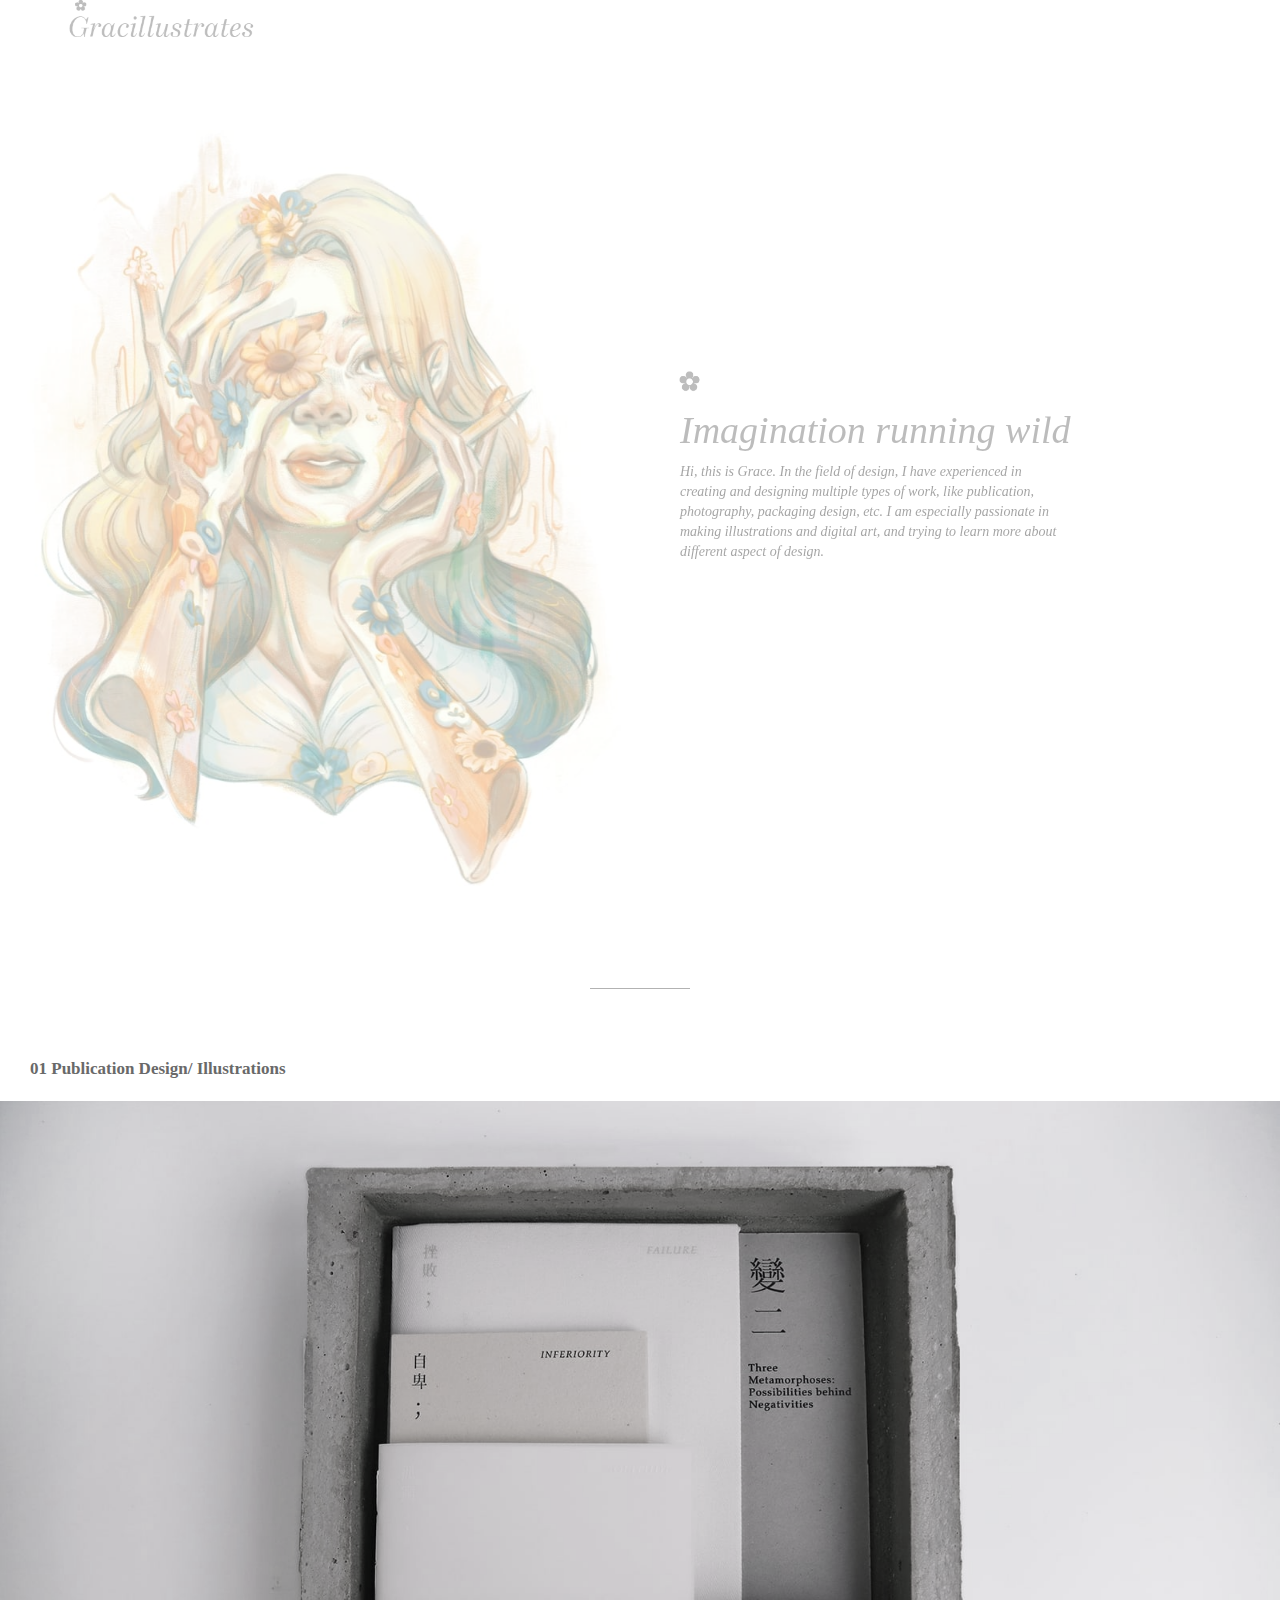
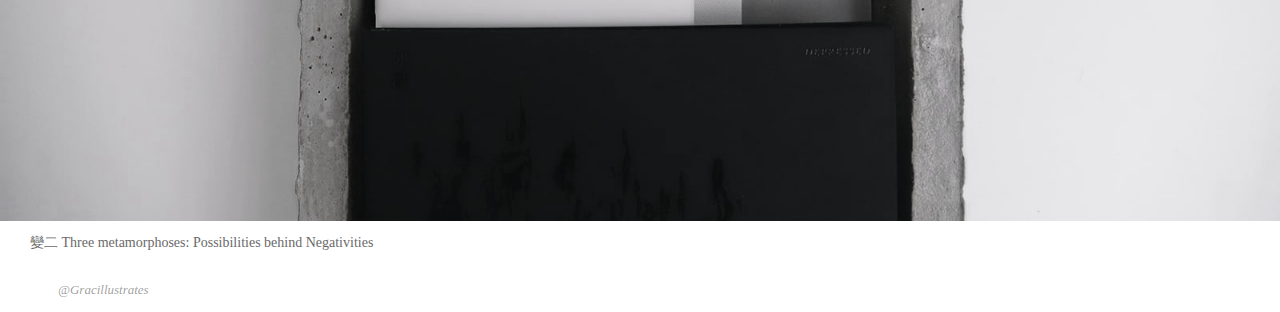
<file: index.html>
<!DOCTYPE html><!--  This site was created in Webflow. http://www.webflow.com  -->
<!--  Last Published: Fri Jun 18 2021 03:28:23 GMT+0000 (Coordinated Universal Time)  -->
<html data-wf-page="60aa0210d16ccb12616de811" data-wf-site="608eac4e8999741d56aeeb20">
<head>
  <meta charset="utf-8">
  <title>Gracillustrates</title>
  <meta content="Gracillustrates" property="og:title">
  <meta content="Gracillustrates" property="twitter:title">
  <meta content="width=device-width, initial-scale=1" name="viewport">
  <meta content="Webflow" name="generator">
  <link href="css/normalize.css" rel="stylesheet" type="text/css">
  <link href="css/webflow.css" rel="stylesheet" type="text/css">
  <link href="css/gracillustrates.webflow.css" rel="stylesheet" type="text/css">
  <!-- [if lt IE 9]><script src="https://cdnjs.cloudflare.com/ajax/libs/html5shiv/3.7.3/html5shiv.min.js" type="text/javascript"></script><![endif] -->
  <script type="text/javascript">!function(o,c){var n=c.documentElement,t=" w-mod-";n.className+=t+"js",("ontouchstart"in o||o.DocumentTouch&&c instanceof DocumentTouch)&&(n.className+=t+"touch")}(window,document);</script>
  <link href="images/favicon.ico" rel="shortcut icon" type="image/x-icon">
  <link href="images/webclip.png" rel="apple-touch-icon">
</head>
<body>
  <div class="section-34">
    <a href="#" data-w-id="ac7ee076-d256-9dba-fabe-042e136b1fc3" style="-webkit-transform:translate3d(0px, -32px, 0) scale3d(1, 1, 1) rotateX(0) rotateY(0) rotateZ(0) skew(0, 0);-moz-transform:translate3d(0px, -32px, 0) scale3d(1, 1, 1) rotateX(0) rotateY(0) rotateZ(0) skew(0, 0);-ms-transform:translate3d(0px, -32px, 0) scale3d(1, 1, 1) rotateX(0) rotateY(0) rotateZ(0) skew(0, 0);transform:translate3d(0px, -32px, 0) scale3d(1, 1, 1) rotateX(0) rotateY(0) rotateZ(0) skew(0, 0);opacity:0.44" class="brand-2 w-nav-brand"></a>
    <div class="container-13 w-container"></div>
  </div>
  <div class="section-16">
    <div class="w-row">
      <div class="w-col w-col-6 w-col-medium-6 w-col-tiny-tiny-stack"><img src="images/icon2_web.jpg" loading="lazy" style="-webkit-transform:translate3d(0px, -32px, 0) scale3d(1, 1, 1) rotateX(0) rotateY(0) rotateZ(0) skew(0, 0);-moz-transform:translate3d(0px, -32px, 0) scale3d(1, 1, 1) rotateX(0) rotateY(0) rotateZ(0) skew(0, 0);-ms-transform:translate3d(0px, -32px, 0) scale3d(1, 1, 1) rotateX(0) rotateY(0) rotateZ(0) skew(0, 0);transform:translate3d(0px, -32px, 0) scale3d(1, 1, 1) rotateX(0) rotateY(0) rotateZ(0) skew(0, 0);opacity:0.44" data-w-id="e94ff3ca-9528-d04c-5350-32b23c8c81a5" srcset="images/icon2_web-p-500.jpeg 500w, images/icon2_web-p-800.jpeg 800w, images/icon2_web-p-1080.jpeg 1080w, images/icon2_web-p-1600.jpeg 1600w, images/icon2_web-p-2000.jpeg 2000w, images/icon2_web.jpg 2480w" sizes="(max-width: 479px) 96vw, (max-width: 767px) 97vw, (max-width: 991px) 48vw, (max-width: 5061px) 49vw, 2480px" alt="" class="image-14"></div>
      <div class="column w-col w-col-6 w-col-medium-6 w-col-tiny-tiny-stack"><img src="images/flower-03.png" loading="lazy" width="30" style="-webkit-transform:translate3d(0px, -32px, 0) scale3d(1, 1, 1) rotateX(0) rotateY(0) rotateZ(0) skew(0, 0);-moz-transform:translate3d(0px, -32px, 0) scale3d(1, 1, 1) rotateX(0) rotateY(0) rotateZ(0) skew(0, 0);-ms-transform:translate3d(0px, -32px, 0) scale3d(1, 1, 1) rotateX(0) rotateY(0) rotateZ(0) skew(0, 0);transform:translate3d(0px, -32px, 0) scale3d(1, 1, 1) rotateX(0) rotateY(0) rotateZ(0) skew(0, 0);opacity:0.44" data-w-id="ff2cbf34-ffdb-ab48-796a-f25c305bd100" alt="" class="image-15">
        <h1 data-w-id="5abf5b2c-2d6b-98de-471b-000fa96a3205" style="-webkit-transform:translate3d(0px, -32px, 0) scale3d(1, 1, 1) rotateX(0) rotateY(0) rotateZ(0) skew(0, 0);-moz-transform:translate3d(0px, -32px, 0) scale3d(1, 1, 1) rotateX(0) rotateY(0) rotateZ(0) skew(0, 0);-ms-transform:translate3d(0px, -32px, 0) scale3d(1, 1, 1) rotateX(0) rotateY(0) rotateZ(0) skew(0, 0);transform:translate3d(0px, -32px, 0) scale3d(1, 1, 1) rotateX(0) rotateY(0) rotateZ(0) skew(0, 0);opacity:0.44" class="heading">Imagination running wild </h1>
        <p data-w-id="f3c0c2bb-13f5-9d6f-cc6b-9fc337a056ff" style="-webkit-transform:translate3d(0px, -32px, 0) scale3d(1, 1, 1) rotateX(0) rotateY(0) rotateZ(0) skew(0, 0);-moz-transform:translate3d(0px, -32px, 0) scale3d(1, 1, 1) rotateX(0) rotateY(0) rotateZ(0) skew(0, 0);-ms-transform:translate3d(0px, -32px, 0) scale3d(1, 1, 1) rotateX(0) rotateY(0) rotateZ(0) skew(0, 0);transform:translate3d(0px, -32px, 0) scale3d(1, 1, 1) rotateX(0) rotateY(0) rotateZ(0) skew(0, 0);opacity:0.44" class="paragraph-3">Hi, this is Grace. In the field of design, I have experienced in creating and designing multiple types of work, like publication, photography, packaging design, etc. I am especially passionate in making illustrations and digital art, and trying to learn more about different aspect of design. </p>
      </div>
    </div>
  </div>
  <div>
    <div>
      <div class="w-container"></div>
    </div>
    <div class="container-14 w-container"><img src="images/-.png" loading="lazy" alt="" class="image-26"></div>
  </div>
  <div>
    <div class="section-33">
      <h1 class="heading-4"><strong class="bold-text">01 Publication Design/ Illustrations</strong></h1>
      <a href="old-home.html" class="link-block-9 w-inline-block"><img src="images/變二_01-1-copy.jpg" loading="lazy" style="filter:grayscale(70%)" data-w-id="1f9c6792-36bb-86c0-ebde-8a3a72160632" srcset="images/變二_01-1-copy-p-500.jpeg 500w, images/變二_01-1-copy-p-800.jpeg 800w, images/變二_01-1-copy-p-1600.jpeg 1600w, images/變二_01-1-copy.jpg 1920w" sizes="100vw" alt="" class="image-27"></a>
      <div class="text-block-21">變二 Three metamorphoses: Possibilities behind Negativities</div>
    </div>
  </div>
  <div class="section-5">
    <a href="https://www.instagram.com/gracillustrates/" class="link">@Gracillustrates</a>
  </div>
  <script src="https://d3e54v103j8qbb.cloudfront.net/js/jquery-3.5.1.min.dc5e7f18c8.js?site=608eac4e8999741d56aeeb20" type="text/javascript" integrity="sha256-9/aliU8dGd2tb6OSsuzixeV4y/faTqgFtohetphbbj0=" crossorigin="anonymous"></script>
  <script src="js/webflow.js" type="text/javascript"></script>
  <!-- [if lte IE 9]><script src="https://cdnjs.cloudflare.com/ajax/libs/placeholders/3.0.2/placeholders.min.js"></script><![endif] -->
</body>
</html>
</file>
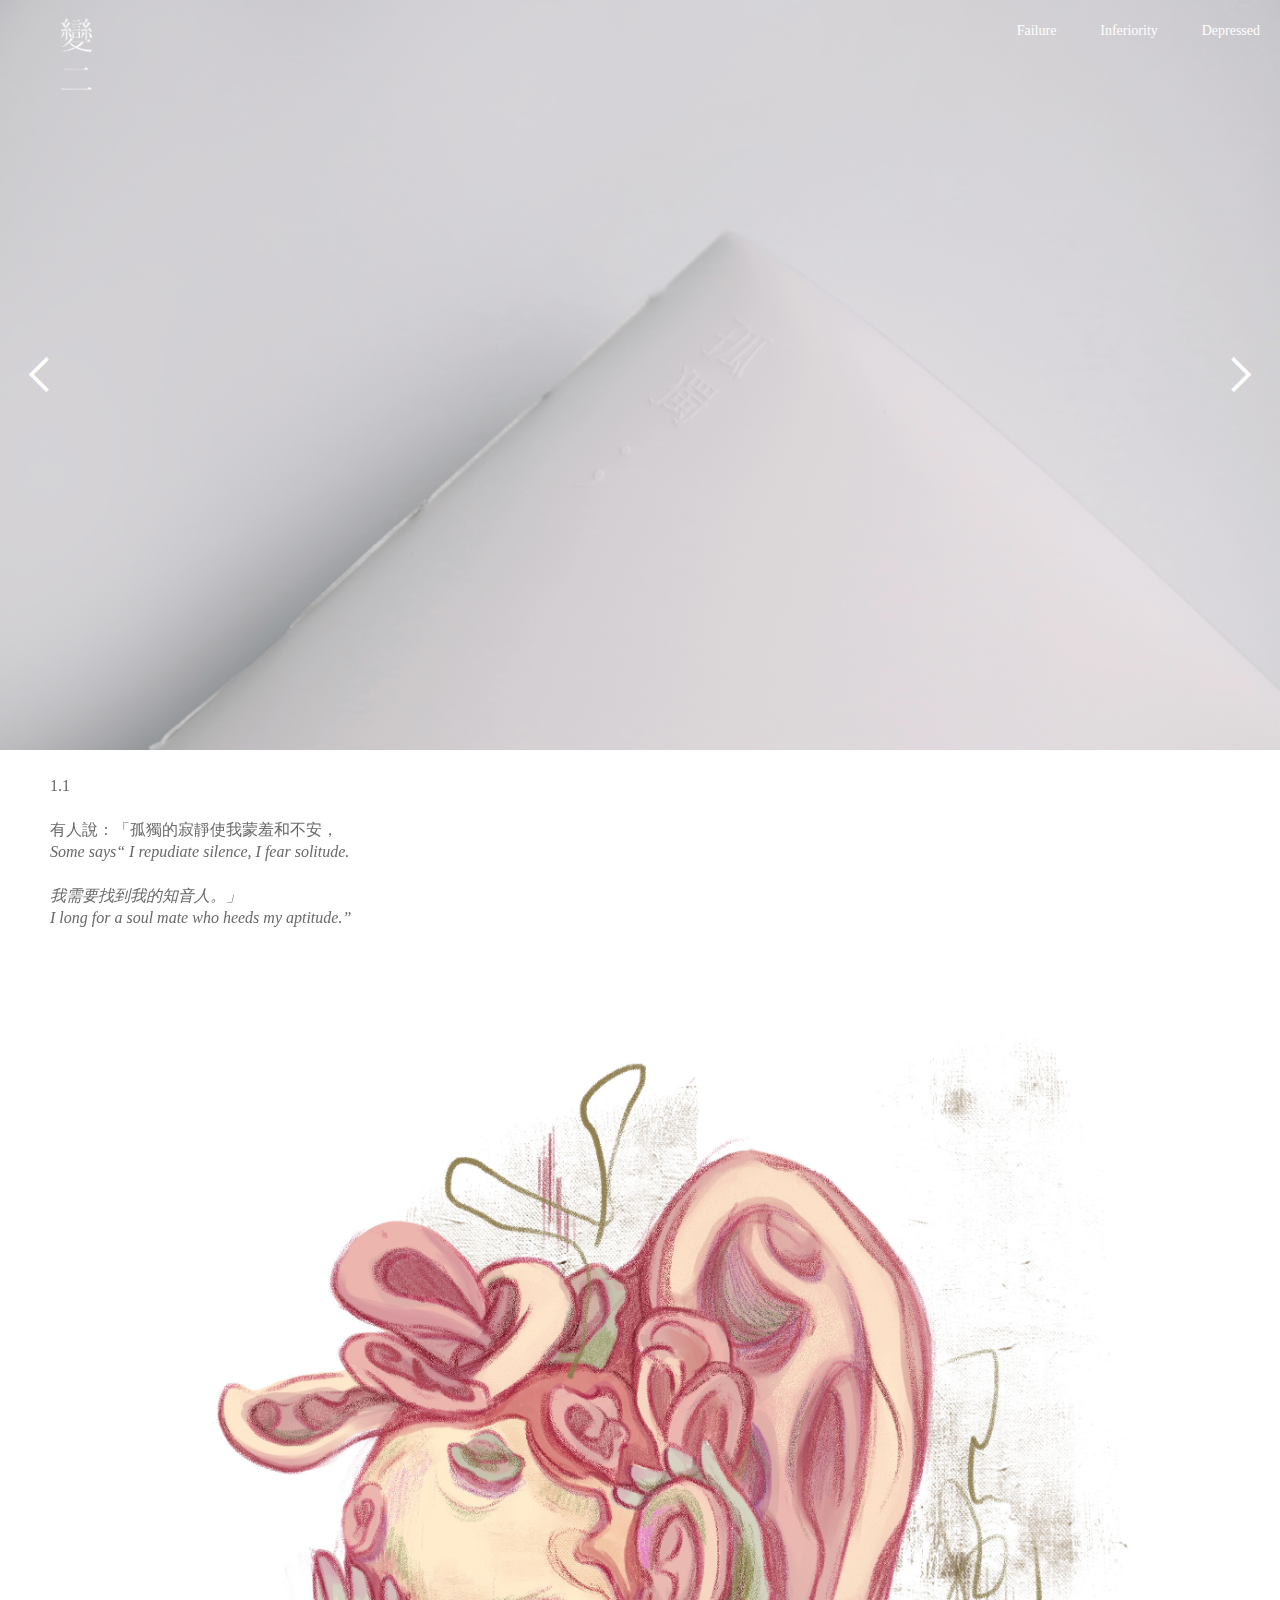
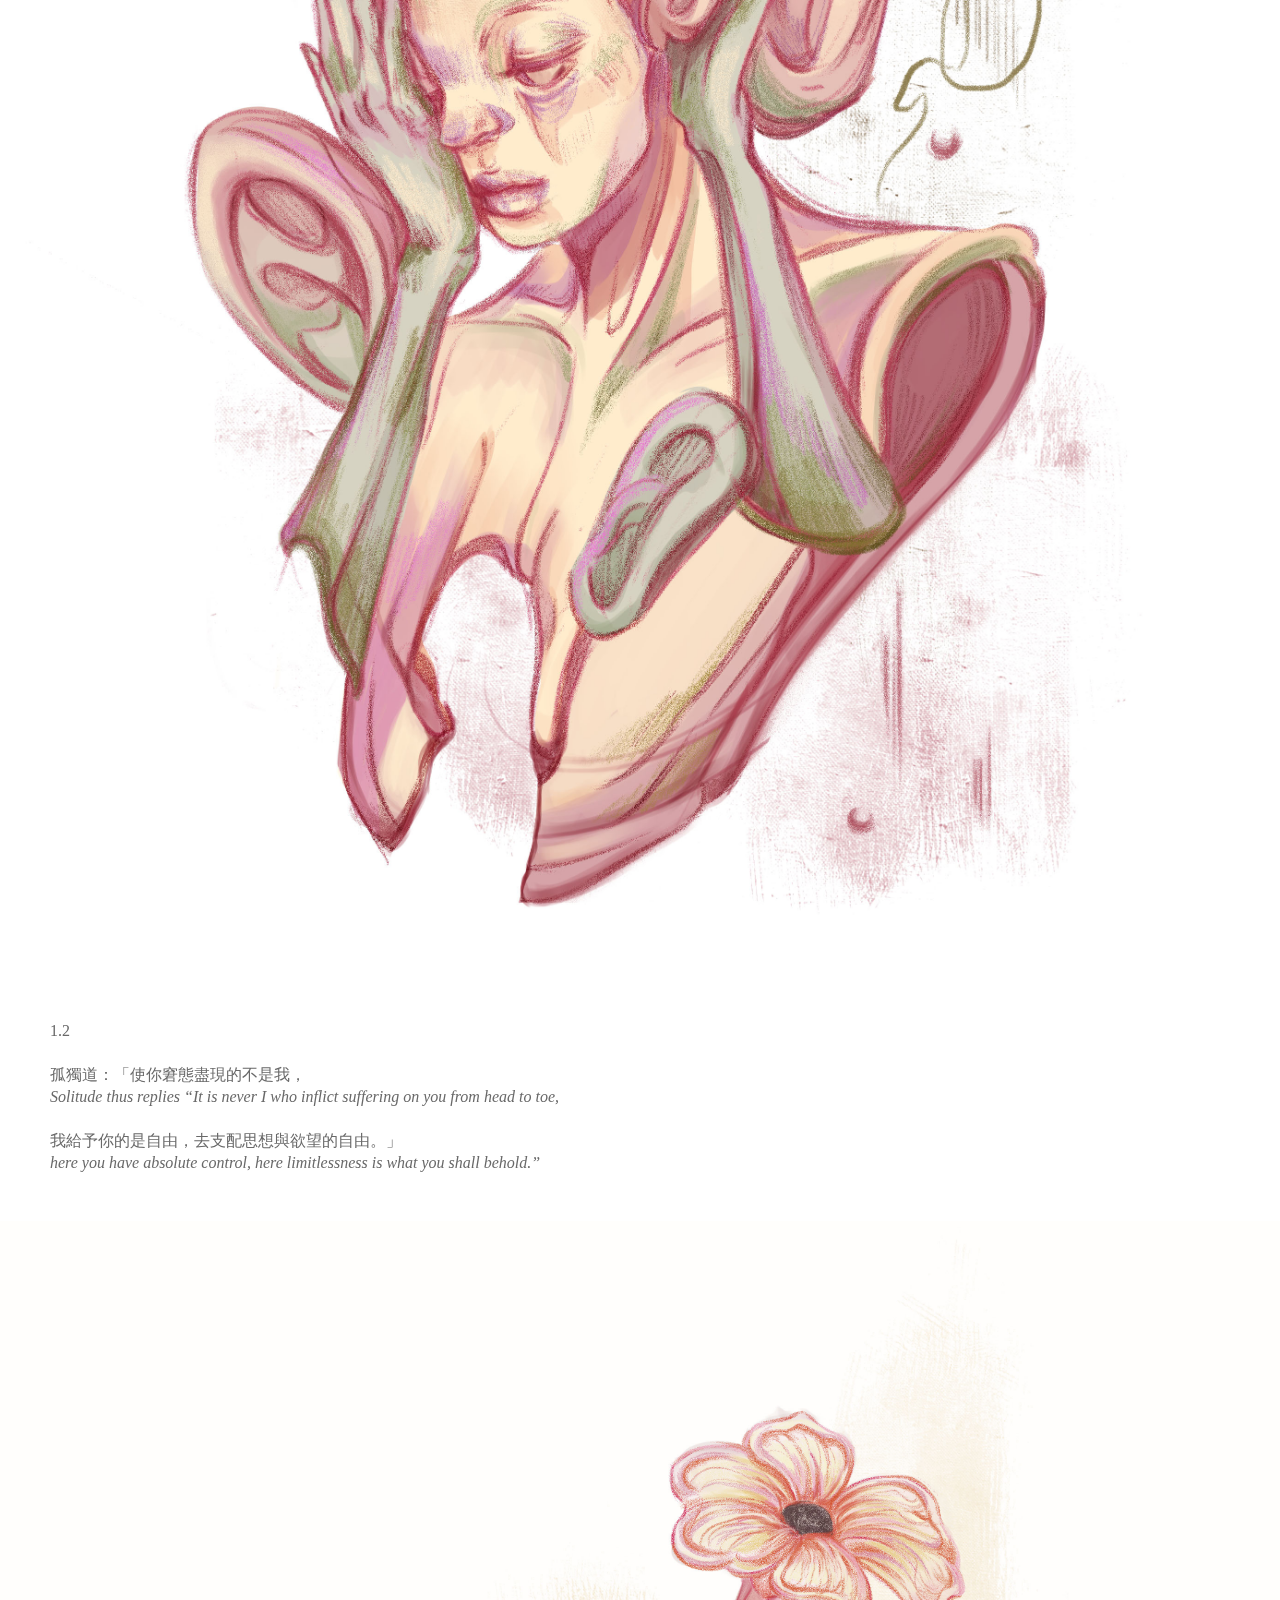
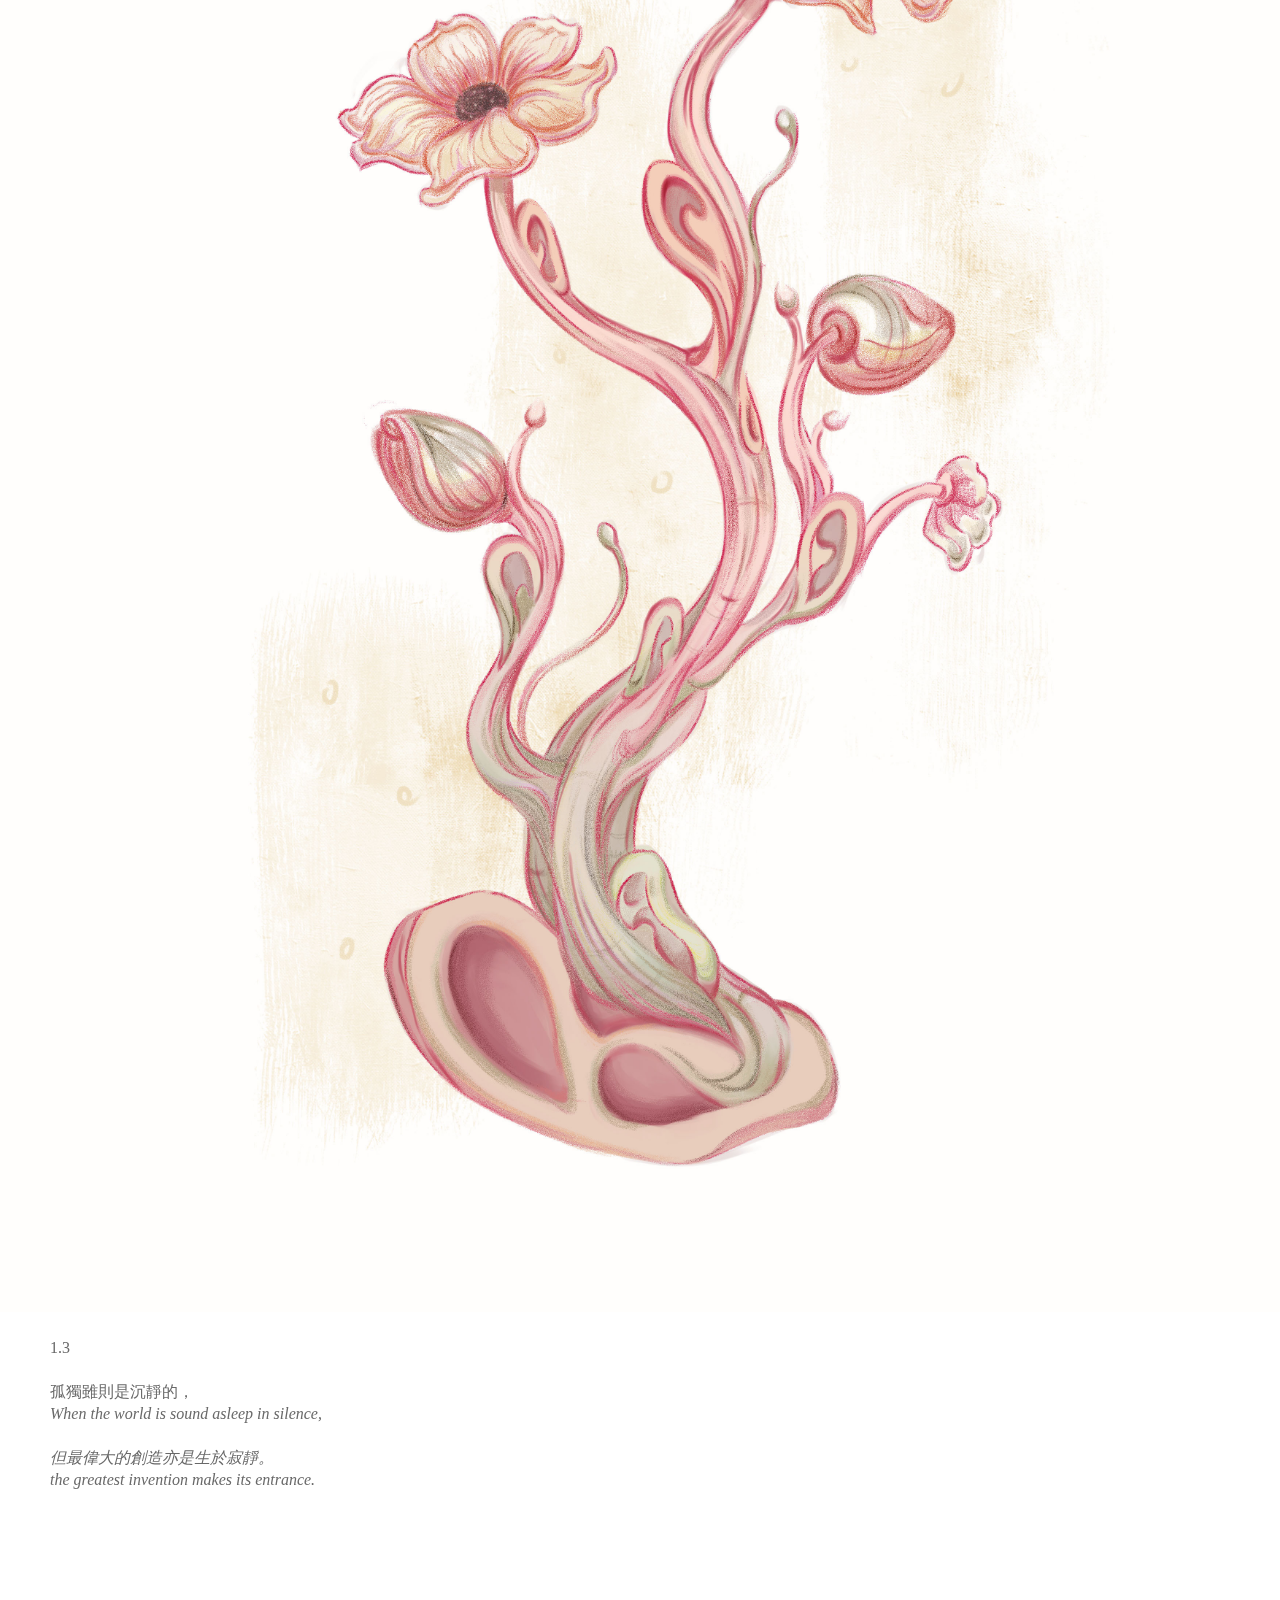
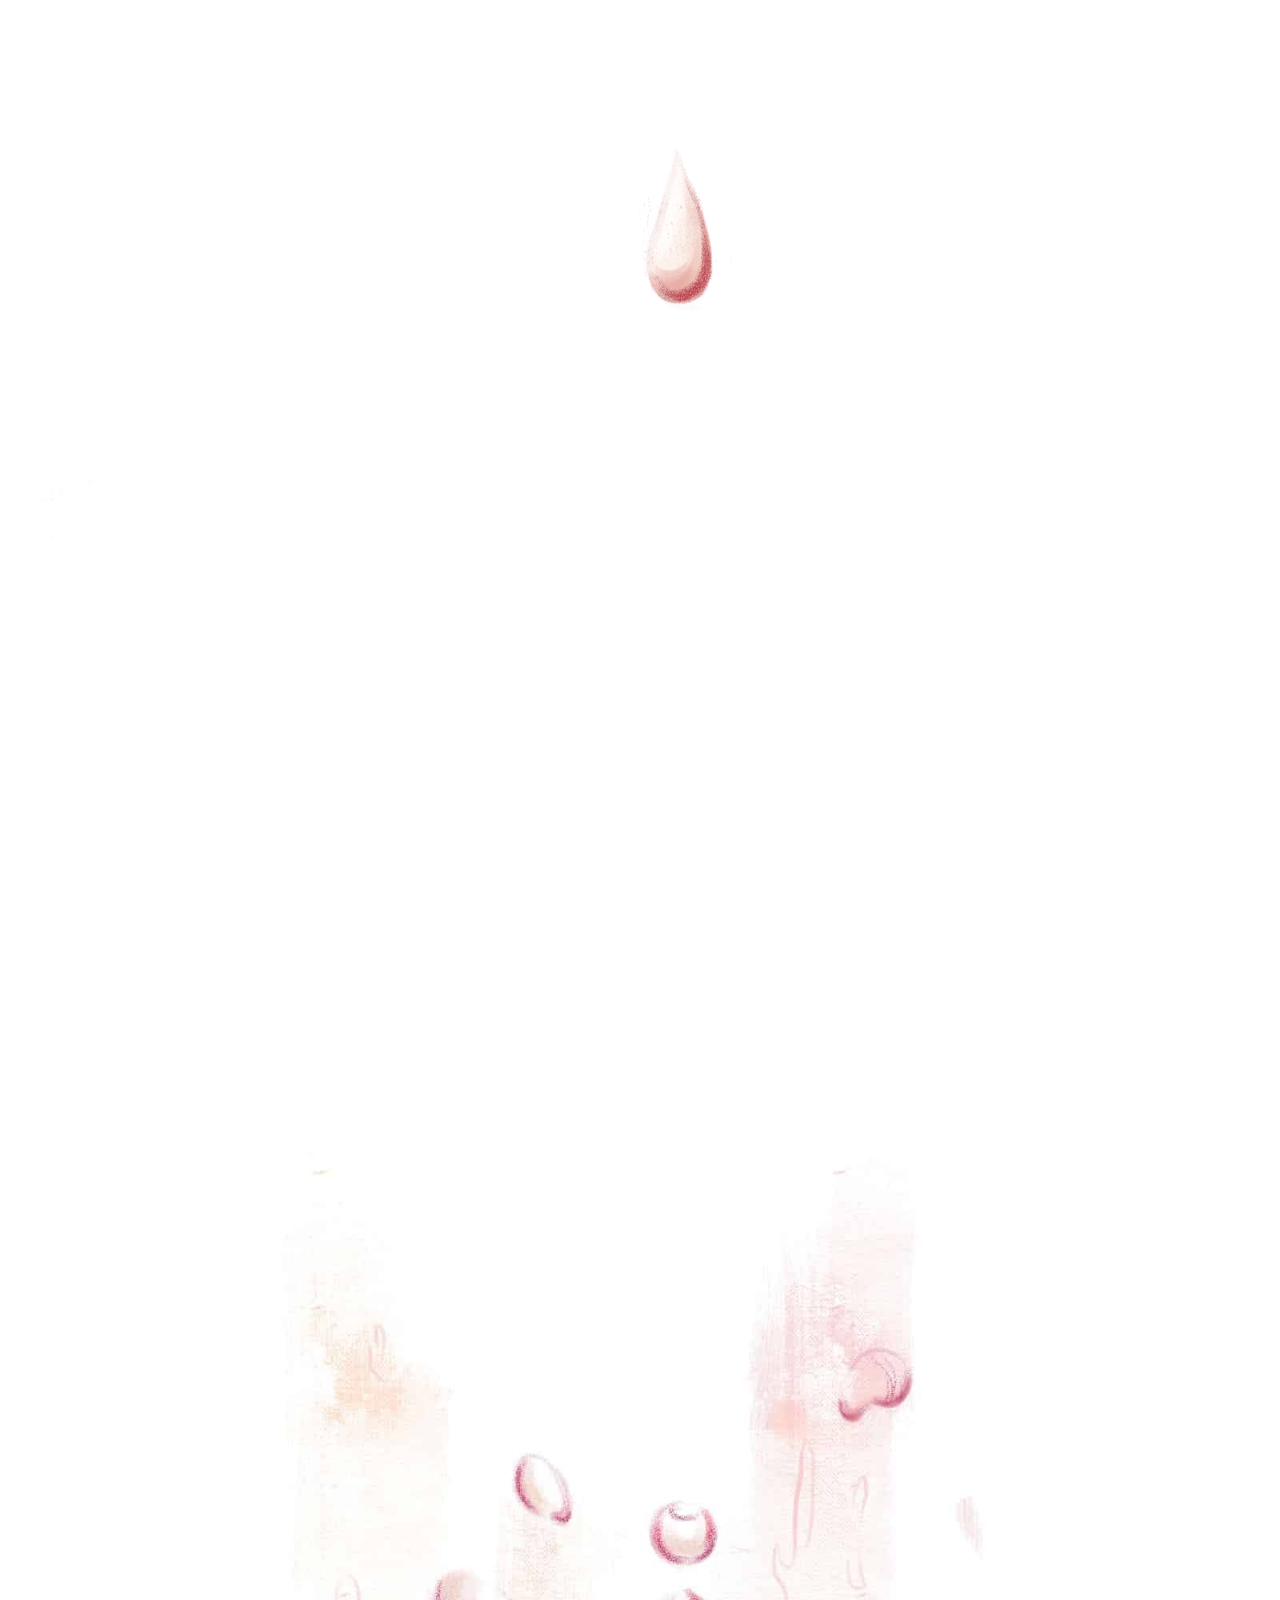
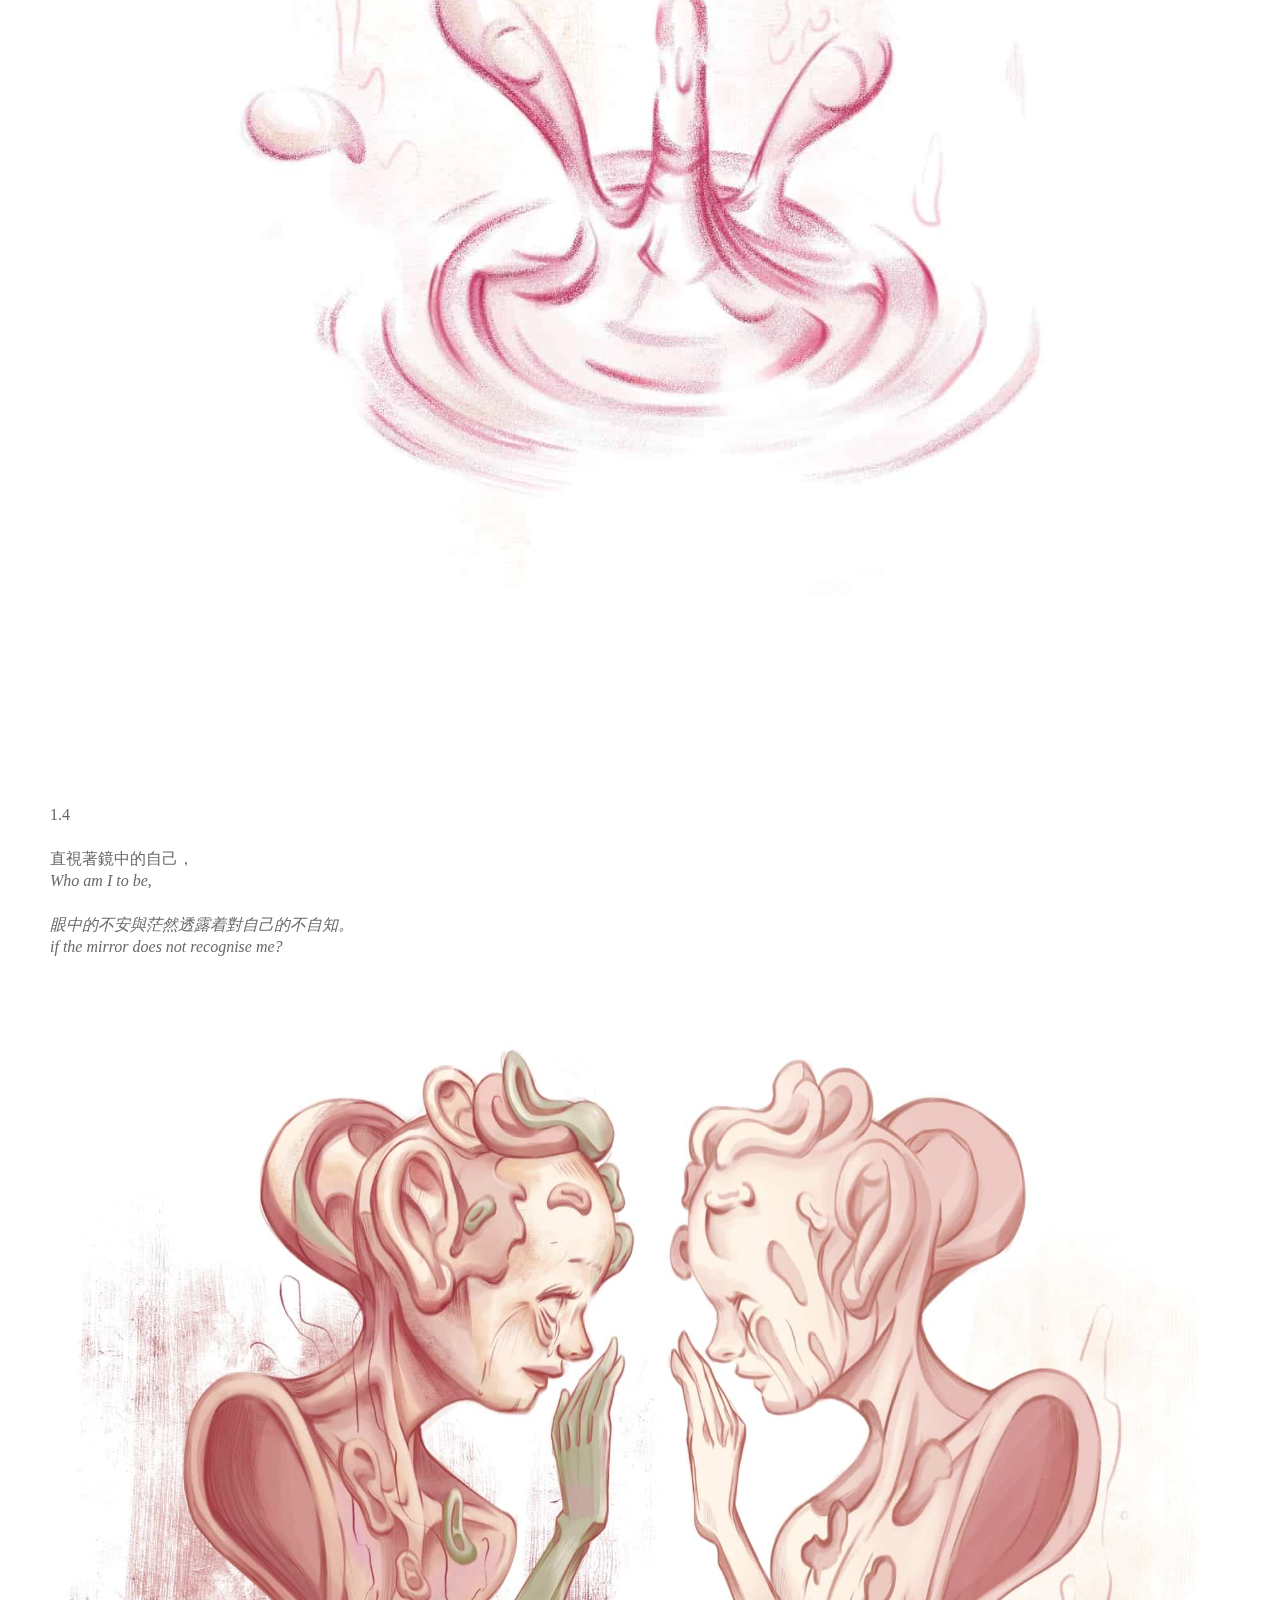
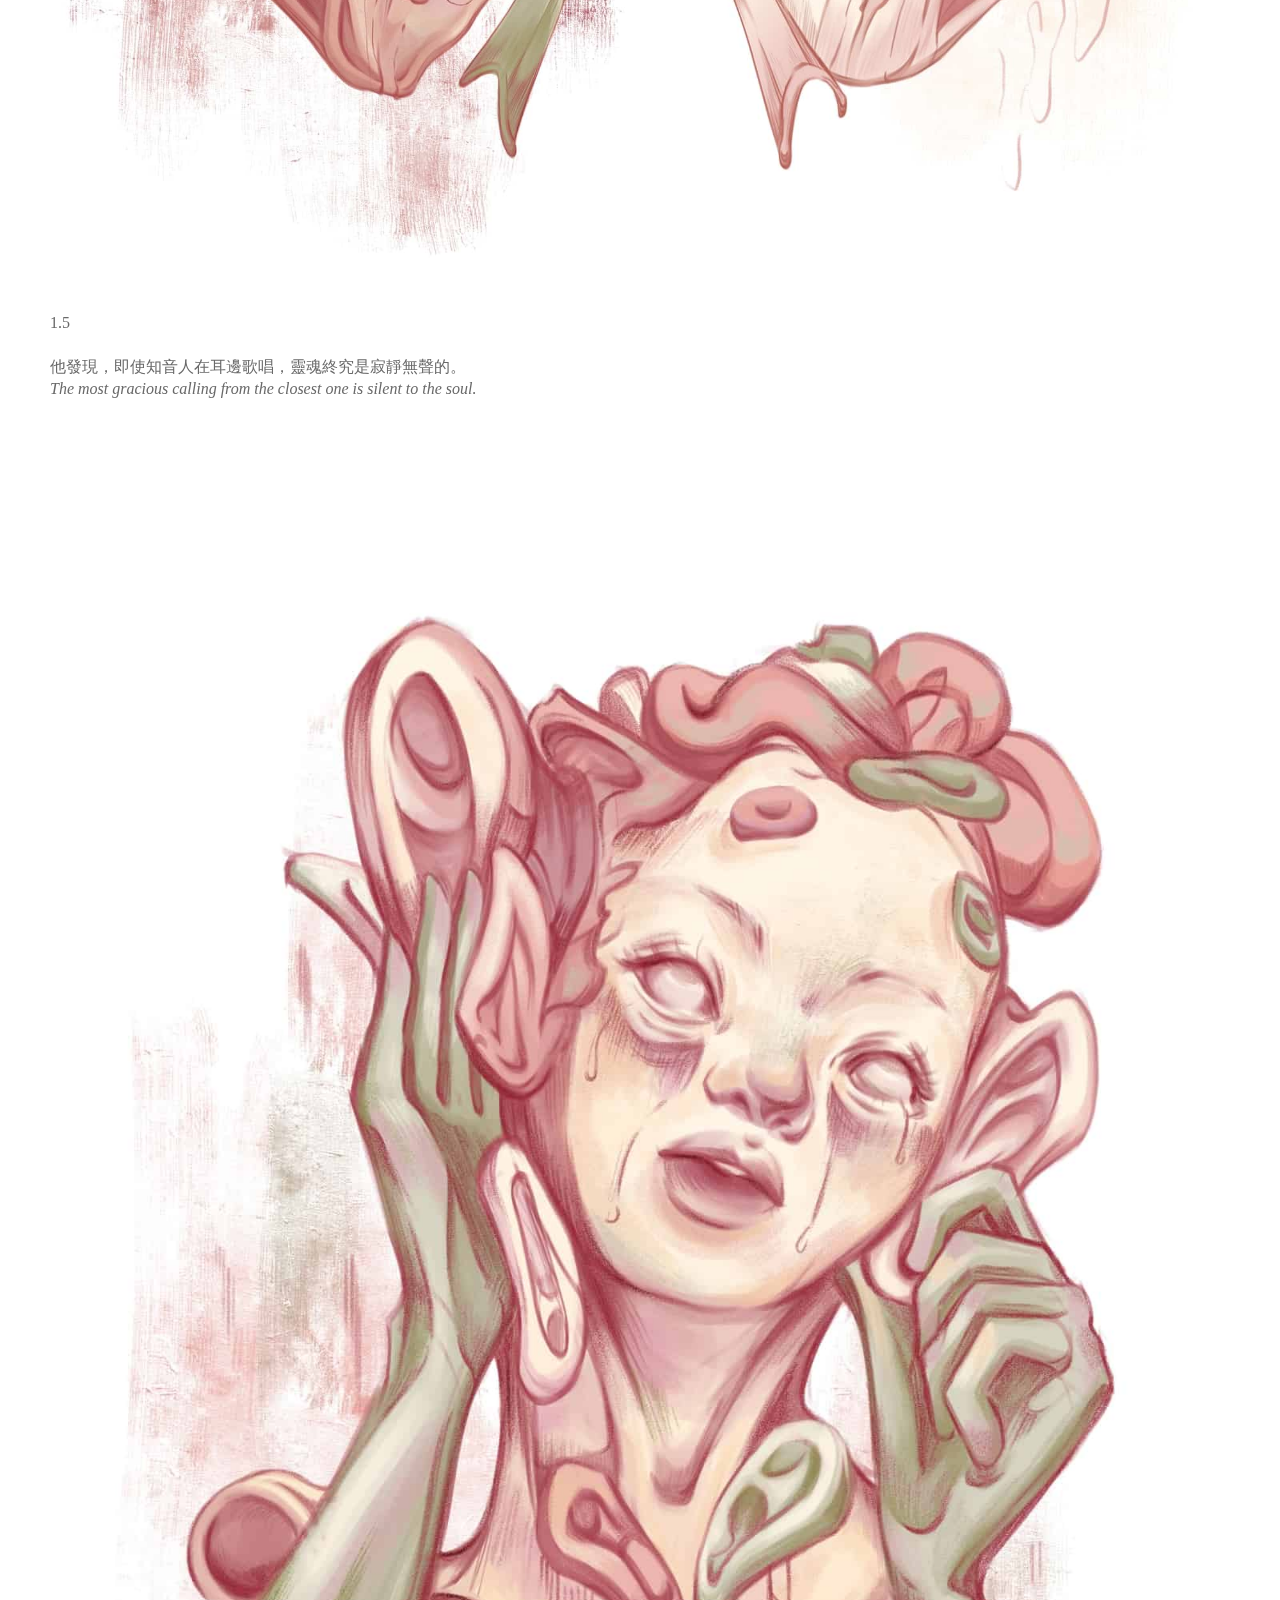
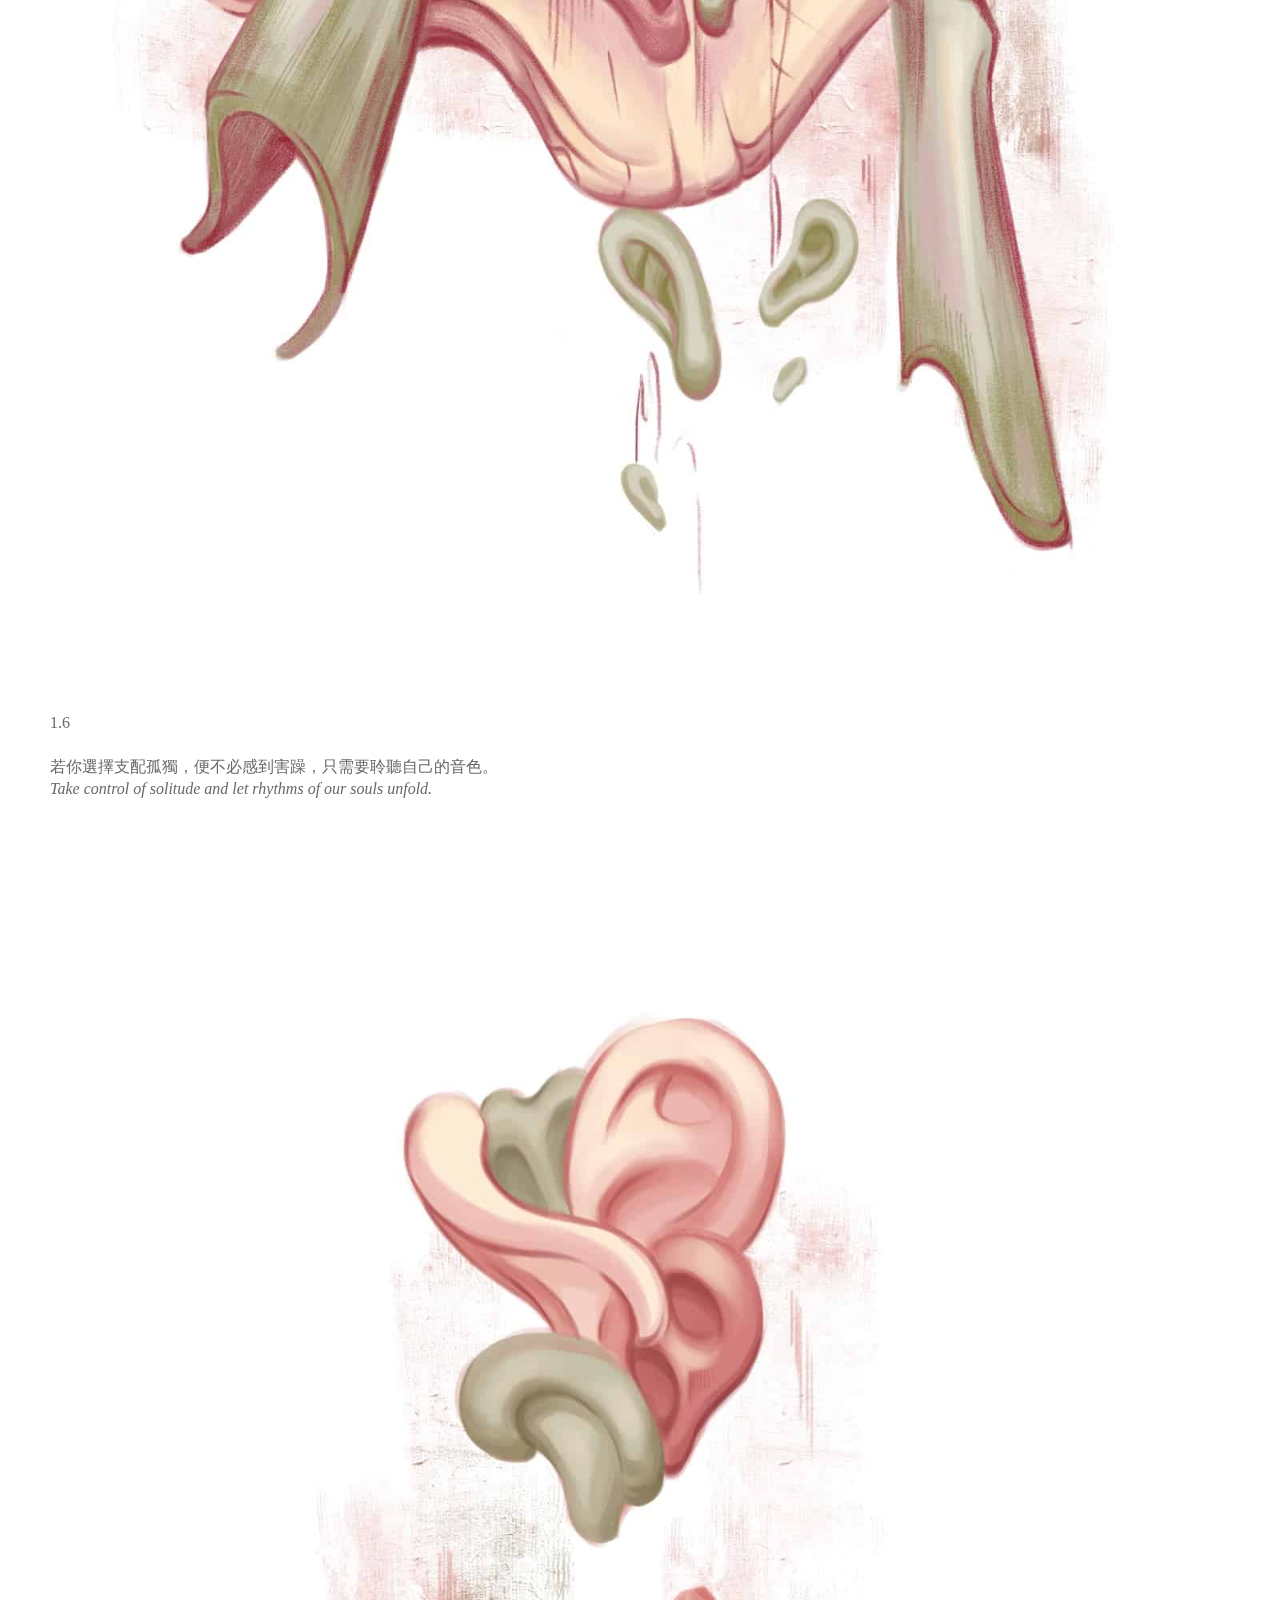
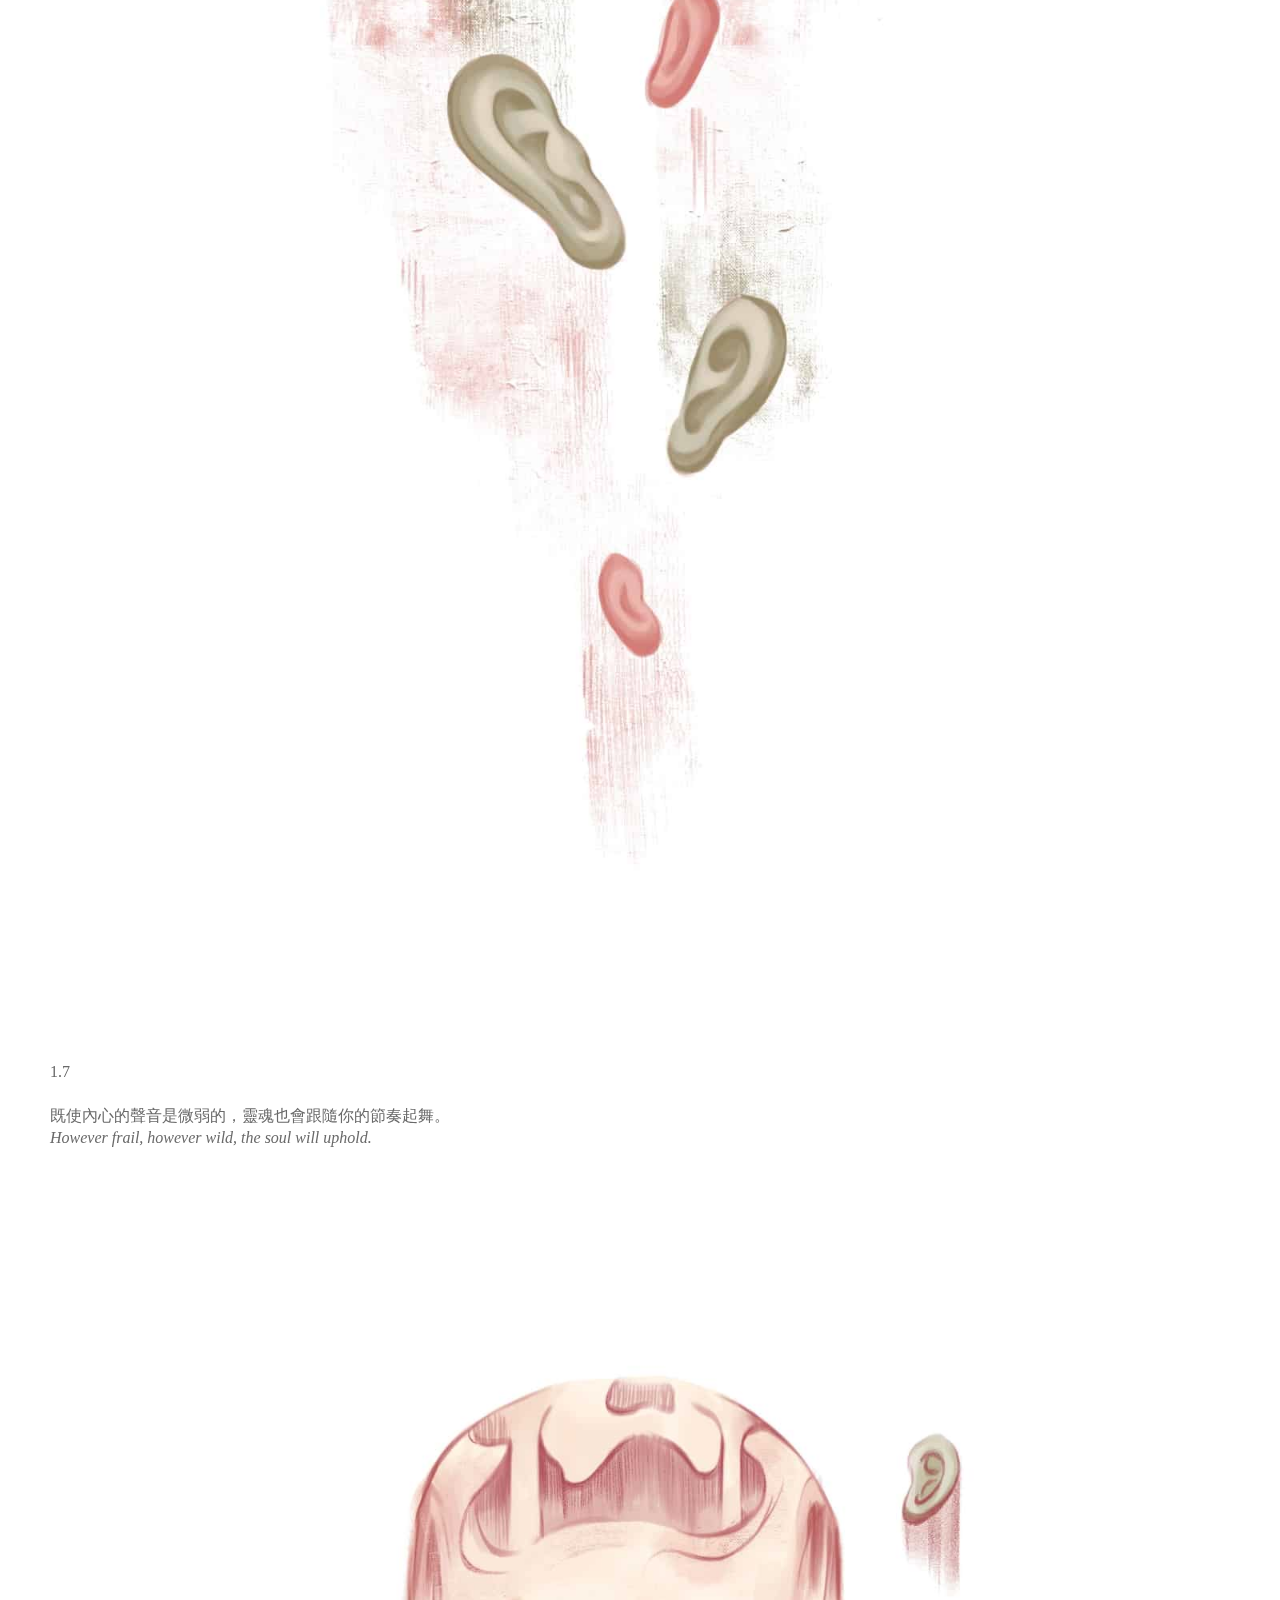
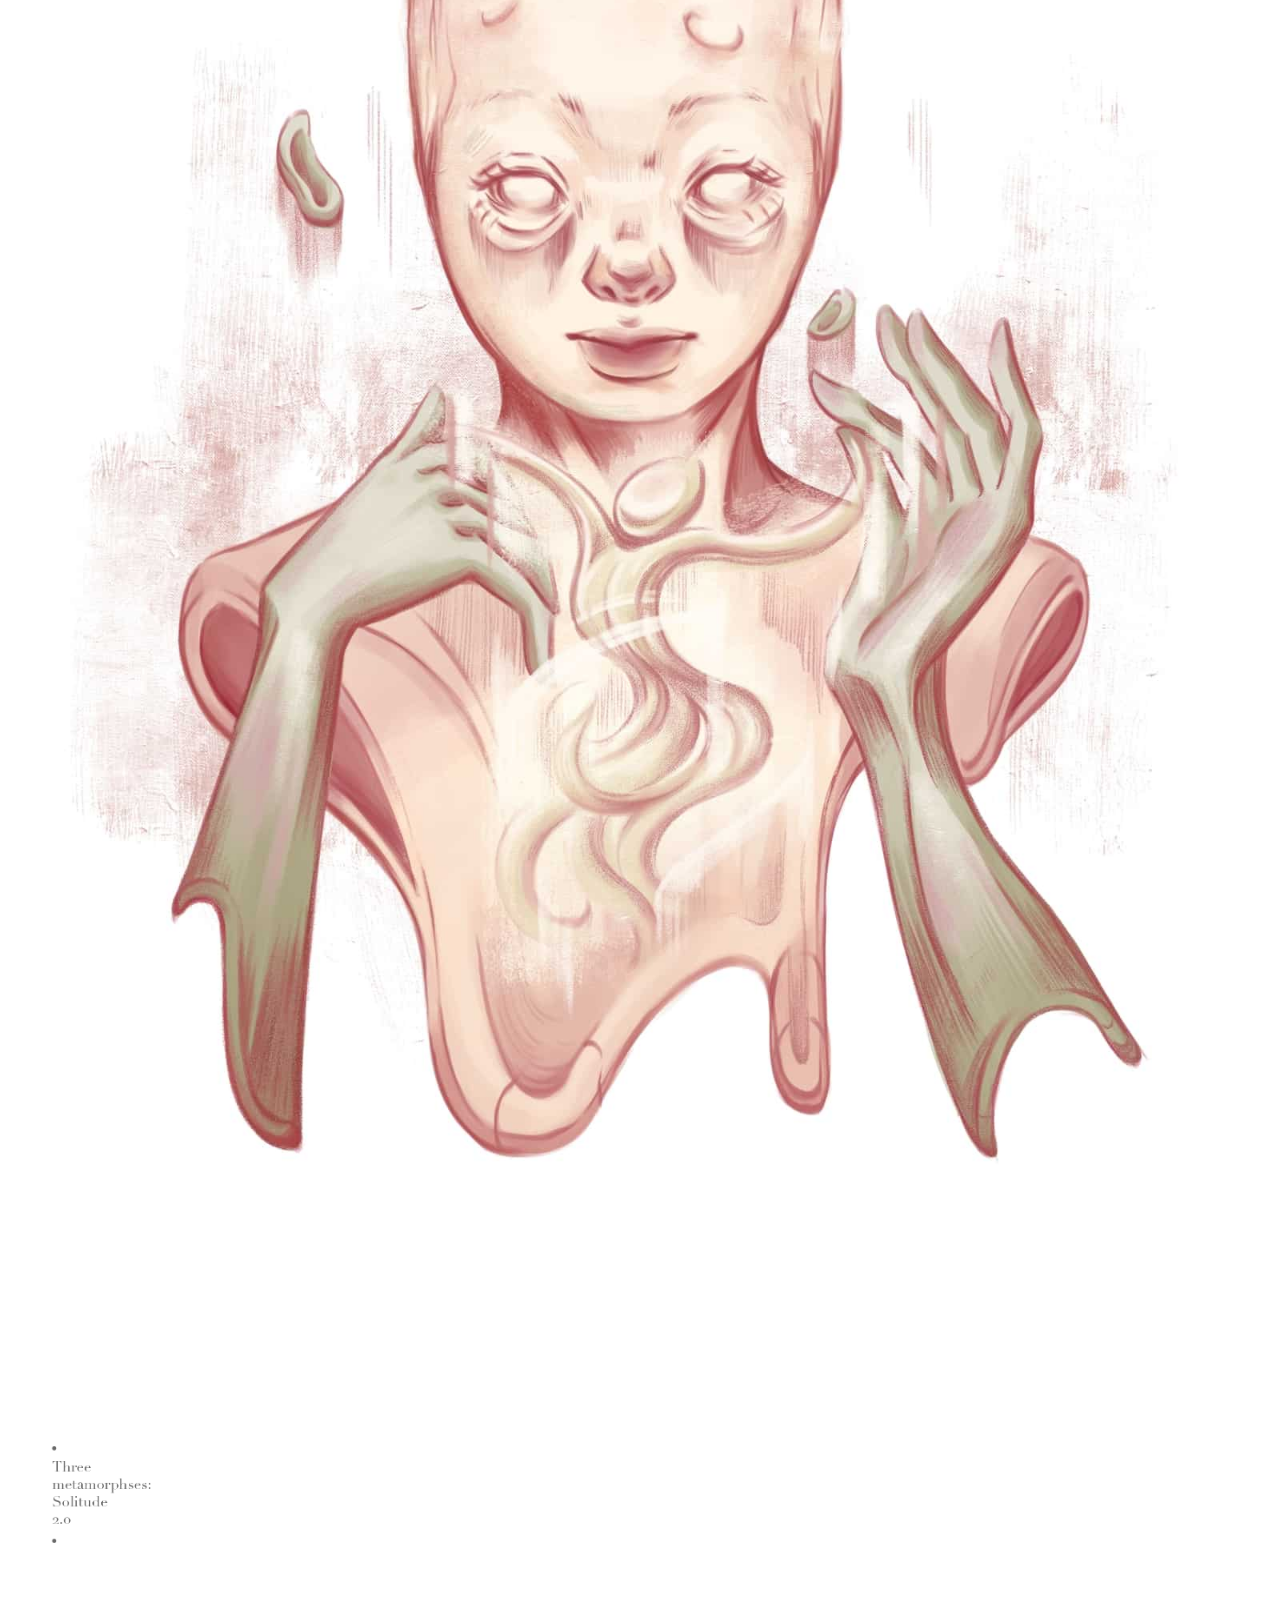
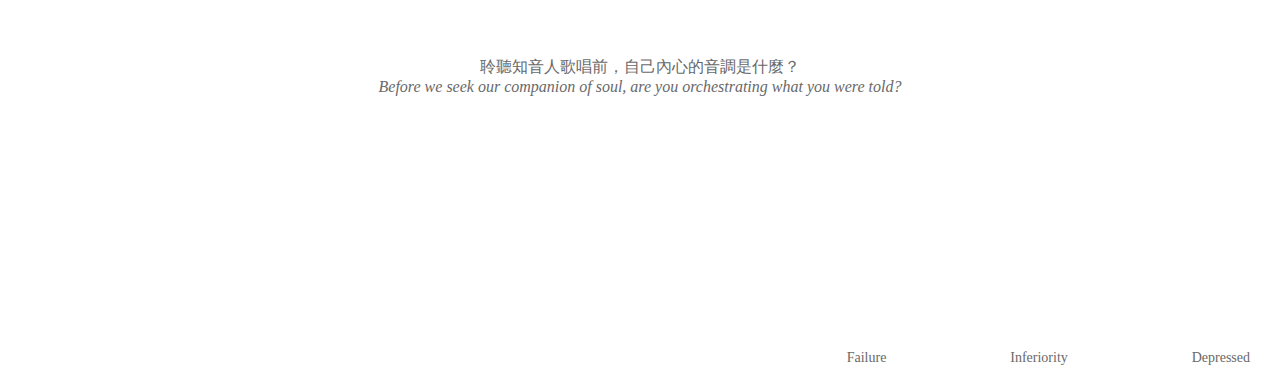
<file: bian-er-depressed.html>
<!DOCTYPE html><!--  This site was created in Webflow. http://www.webflow.com  -->
<!--  Last Published: Fri Jun 18 2021 03:28:23 GMT+0000 (Coordinated Universal Time)  -->
<html data-wf-page="60a2717dcc432068008ec350" data-wf-site="608eac4e8999741d56aeeb20">
<head>
  <meta charset="utf-8">
  <title>變二_Depressed</title>
  <meta content="變二_Depressed" property="og:title">
  <meta content="變二_Depressed" property="twitter:title">
  <meta content="width=device-width, initial-scale=1" name="viewport">
  <meta content="Webflow" name="generator">
  <link href="css/normalize.css" rel="stylesheet" type="text/css">
  <link href="css/webflow.css" rel="stylesheet" type="text/css">
  <link href="css/gracillustrates.webflow.css" rel="stylesheet" type="text/css">
  <!-- [if lt IE 9]><script src="https://cdnjs.cloudflare.com/ajax/libs/html5shiv/3.7.3/html5shiv.min.js" type="text/javascript"></script><![endif] -->
  <script type="text/javascript">!function(o,c){var n=c.documentElement,t=" w-mod-";n.className+=t+"js",("ontouchstart"in o||o.DocumentTouch&&c instanceof DocumentTouch)&&(n.className+=t+"touch")}(window,document);</script>
  <link href="images/favicon.ico" rel="shortcut icon" type="image/x-icon">
  <link href="images/webclip.png" rel="apple-touch-icon">
</head>
<body>
  <div data-animation="slide" data-duration="500" data-infinite="1" class="slider-7 w-slider">
    <div class="mask-2 w-slider-mask">
      <div class="slide-17 w-slide">
        <div data-collapse="medium" data-animation="default" data-duration="400" role="banner" class="navbar-6 w-nav">
          <a href="old-home.html" class="link-block-6 w-inline-block"></a>
          <nav role="navigation" class="w-nav-menu">
            <a href="bian-er-failure.html" class="w-nav-link"><span class="text-span-7">Failure</span></a>
            <a href="bian-er-inferiority.html" class="w-nav-link"><span class="text-span-7">Inferiority</span></a>
            <a href="bian-er-solitude.html" class="w-nav-link"><span class="text-span-12">Depressed</span></a>
          </nav>
          <div class="w-nav-button">
            <div class="icon-14 w-icon-nav-menu"></div>
          </div>
        </div>
      </div>
      <div class="slide-18 w-slide">
        <div data-collapse="medium" data-animation="default" data-duration="400" role="banner" class="navbar-6 w-nav">
          <nav role="navigation" class="w-nav-menu">
            <a href="bian-er-failure.html" class="nav-link-8 w-nav-link"><span class="text-span-7">Failure</span></a>
            <a href="bian-er-depressed.html" aria-current="page" class="nav-link-9 w-nav-link w--current"><span class="text-span-7">Solitude</span></a>
            <a href="bian-er-solitude.html" class="nav-link-10 w-nav-link">Depressed</a>
          </nav>
          <div class="w-nav-button">
            <div class="icon-13 w-icon-nav-menu"></div>
          </div>
          <a href="old-home.html" class="link-block-6 w-inline-block"></a>
        </div>
      </div>
    </div>
    <div class="left-arrow-2 w-slider-arrow-left">
      <div class="w-icon-slider-left"></div>
    </div>
    <div class="right-arrow-2 w-slider-arrow-right">
      <div class="w-icon-slider-right"></div>
    </div>
    <div class="w-slider-nav w-round"></div>
  </div>
  <div>
    <div class="text-block-10">1.1<br><br>有人說：「孤獨的寂靜使我蒙羞和不安，<br><em>Some says“ I repudiate silence, I fear solitude. <br><br>我需要找到我的知音人。」<br>I long for a soul mate who heeds my aptitude.”</em><span class="text-span-2"><br></span><br></div><img src="images/Solitude_01_web.jpg" loading="lazy" sizes="100vw" srcset="images/Solitude_01_web-p-500.jpeg 500w, images/Solitude_01_web-p-800.jpeg 800w, images/Solitude_01_web-p-1080.jpeg 1080w, images/Solitude_01_web-p-1600.jpeg 1600w, images/Solitude_01_web-p-2000.jpeg 2000w, images/Solitude_01_web-p-2600.jpeg 2600w, images/Solitude_01_web.jpg 2773w" alt="" class="image-19">
  </div>
  <div>
    <div class="text-block-10">1.2<br><br>孤獨道：「使你窘態盡現的不是我，<br><em>Solitude thus replies “It is never I who inflict suffering on you from head to toe, </em><br><br>我給予你的是自由，去支配思想與欲望的自由。」<br><em>here you have absolute control, here limitlessness is what you shall behold.”</em><span class="text-span-2"><br></span><br></div><img src="images/Solitude_2_web.jpg" loading="lazy" sizes="100vw" srcset="images/Solitude_2_web-p-500.jpeg 500w, images/Solitude_2_web-p-800.jpeg 800w, images/Solitude_2_web-p-1080.jpeg 1080w, images/Solitude_2_web-p-1600.jpeg 1600w, images/Solitude_2_web-p-2000.jpeg 2000w, images/Solitude_2_web-p-2600.jpeg 2600w, images/Solitude_2_web-p-3200.jpeg 3200w, images/Solitude_2_web.jpg 3508w" alt="" class="image-20">
  </div>
  <div>
    <div class="text-block-10">1.3<br><br>孤獨雖則是沉靜的，<br><em>When the world is sound asleep in silence, <br><br>但最偉大的創造亦是生於寂靜。<br>the greatest invention makes its entrance.</em><br></div><img src="images/Solitude_03_webbb.png" loading="lazy" data-w-id="81083ff3-ecbb-be74-769a-254c41fbcfc6" sizes="100vw" srcset="images/Solitude_03_webbb-p-500.png 500w, images/Solitude_03_webbb-p-800.png 800w, images/Solitude_03_webbb-p-1080.png 1080w, images/Solitude_03_webbb-p-1600.png 1600w, images/Solitude_03_webbb-p-2000.png 2000w, images/Solitude_03_webbb.png 2480w" alt="" class="image-22"><img src="images/Solitude_03_web.jpg" loading="lazy" data-w-id="16e897ed-b42e-e39d-c41a-621fcf32f8cb" sizes="100vw" srcset="images/Solitude_03_web-p-500.jpeg 500w, images/Solitude_03_web-p-800.jpeg 800w, images/Solitude_03_web-p-1080.jpeg 1080w, images/Solitude_03_web-p-1600.jpeg 1600w, images/Solitude_03_web-p-2000.jpeg 2000w, images/Solitude_03_web.jpg 2480w" alt="">
  </div>
  <div>
    <div class="text-block-10">1.4<br><br>直視著鏡中的自己，<br><em>Who am I to be,<br><br>眼中的不安與茫然透露着對自己的不自知。<br>if the mirror does not recognise me?</em><br></div><img src="images/Solitude_04_web.jpg" loading="lazy" sizes="100vw" srcset="images/Solitude_04_web-p-1080.jpeg 1080w, images/Solitude_04_web-p-2000.jpeg 2000w, images/Solitude_04_web-p-2600.jpeg 2600w, images/Solitude_04_web-p-3200.jpeg 3200w, images/Solitude_04_web.jpg 4961w" alt="">
  </div>
  <div>
    <div class="text-block-10">1.5<br><br>他發現，即使知音人在耳邊歌唱，靈魂終究是寂靜無聲的。<br><em>The most gracious calling from the closest one is silent to the soul.</em><br><br></div><img src="images/Solitude_05_web-copy.jpg" loading="lazy" sizes="100vw" srcset="images/Solitude_05_web-copy-p-500.jpeg 500w, images/Solitude_05_web-copy-p-800.jpeg 800w, images/Solitude_05_web-copy-p-1080.jpeg 1080w, images/Solitude_05_web-copy-p-1600.jpeg 1600w, images/Solitude_05_web-copy-p-2000.jpeg 2000w, images/Solitude_05_web-copy-p-2600.jpeg 2600w, images/Solitude_05_web-copy-p-3200.jpeg 3200w, images/Solitude_05_web-copy.jpg 3452w" alt="">
  </div>
  <div>
    <div class="text-block-10">1.6<br><br>若你選擇支配孤獨，便不必感到害躁，只需要聆聽自己的音色。<br><em>Take control of solitude and let rhythms of our souls unfold.</em><br></div><img src="images/Solitude_06_web.jpg" loading="lazy" sizes="100vw" srcset="images/Solitude_06_web-p-500.jpeg 500w, images/Solitude_06_web-p-800.jpeg 800w, images/Solitude_06_web-p-1080.jpeg 1080w, images/Solitude_06_web-p-1600.jpeg 1600w, images/Solitude_06_web-p-2000.jpeg 2000w, images/Solitude_06_web-p-2600.jpeg 2600w, images/Solitude_06_web-p-3200.jpeg 3200w, images/Solitude_06_web.jpg 3508w" alt="">
  </div>
  <div>
    <div class="text-block-10">1.7<br><br>既使內心的聲音是微弱的，靈魂也會跟隨你的節奏起舞。<br><em>However frail, however wild, the soul will uphold.</em><br></div><img src="images/Solitude_7_web.jpg" loading="lazy" sizes="100vw" srcset="images/Solitude_7_web-p-500.jpeg 500w, images/Solitude_7_web-p-800.jpeg 800w, images/Solitude_7_web-p-1080.jpeg 1080w, images/Solitude_7_web-p-1600.jpeg 1600w, images/Solitude_7_web-p-2000.jpeg 2000w, images/Solitude_7_web-p-2600.jpeg 2600w, images/Solitude_7_web-p-3200.jpeg 3200w, images/Solitude_7_web.jpg 3508w" alt="">
  </div>
  <div class="section-28"><img src="images/web_2.0-Solitude.png" loading="lazy" width="97" alt="" class="image-21">
    <div class="text-block-14"><span class="inf-last">聆聽知音人歌唱前，自己內心的音調是什麼？<br><em>Before we seek our companion of soul, are you orchestrating what you were told?</em></span></div>
  </div>
  <div class="section27">
    <a href="bian-er-failure.html" class="link-3">Failure</a>
    <a href="bian-er-inferiority.html" class="link-3">Inferiority</a>
    <a href="bian-er-solitude.html" class="link-3">Depressed</a>
  </div>
  <script src="https://d3e54v103j8qbb.cloudfront.net/js/jquery-3.5.1.min.dc5e7f18c8.js?site=608eac4e8999741d56aeeb20" type="text/javascript" integrity="sha256-9/aliU8dGd2tb6OSsuzixeV4y/faTqgFtohetphbbj0=" crossorigin="anonymous"></script>
  <script src="js/webflow.js" type="text/javascript"></script>
  <!-- [if lte IE 9]><script src="https://cdnjs.cloudflare.com/ajax/libs/placeholders/3.0.2/placeholders.min.js"></script><![endif] -->
</body>
</html>
</file>
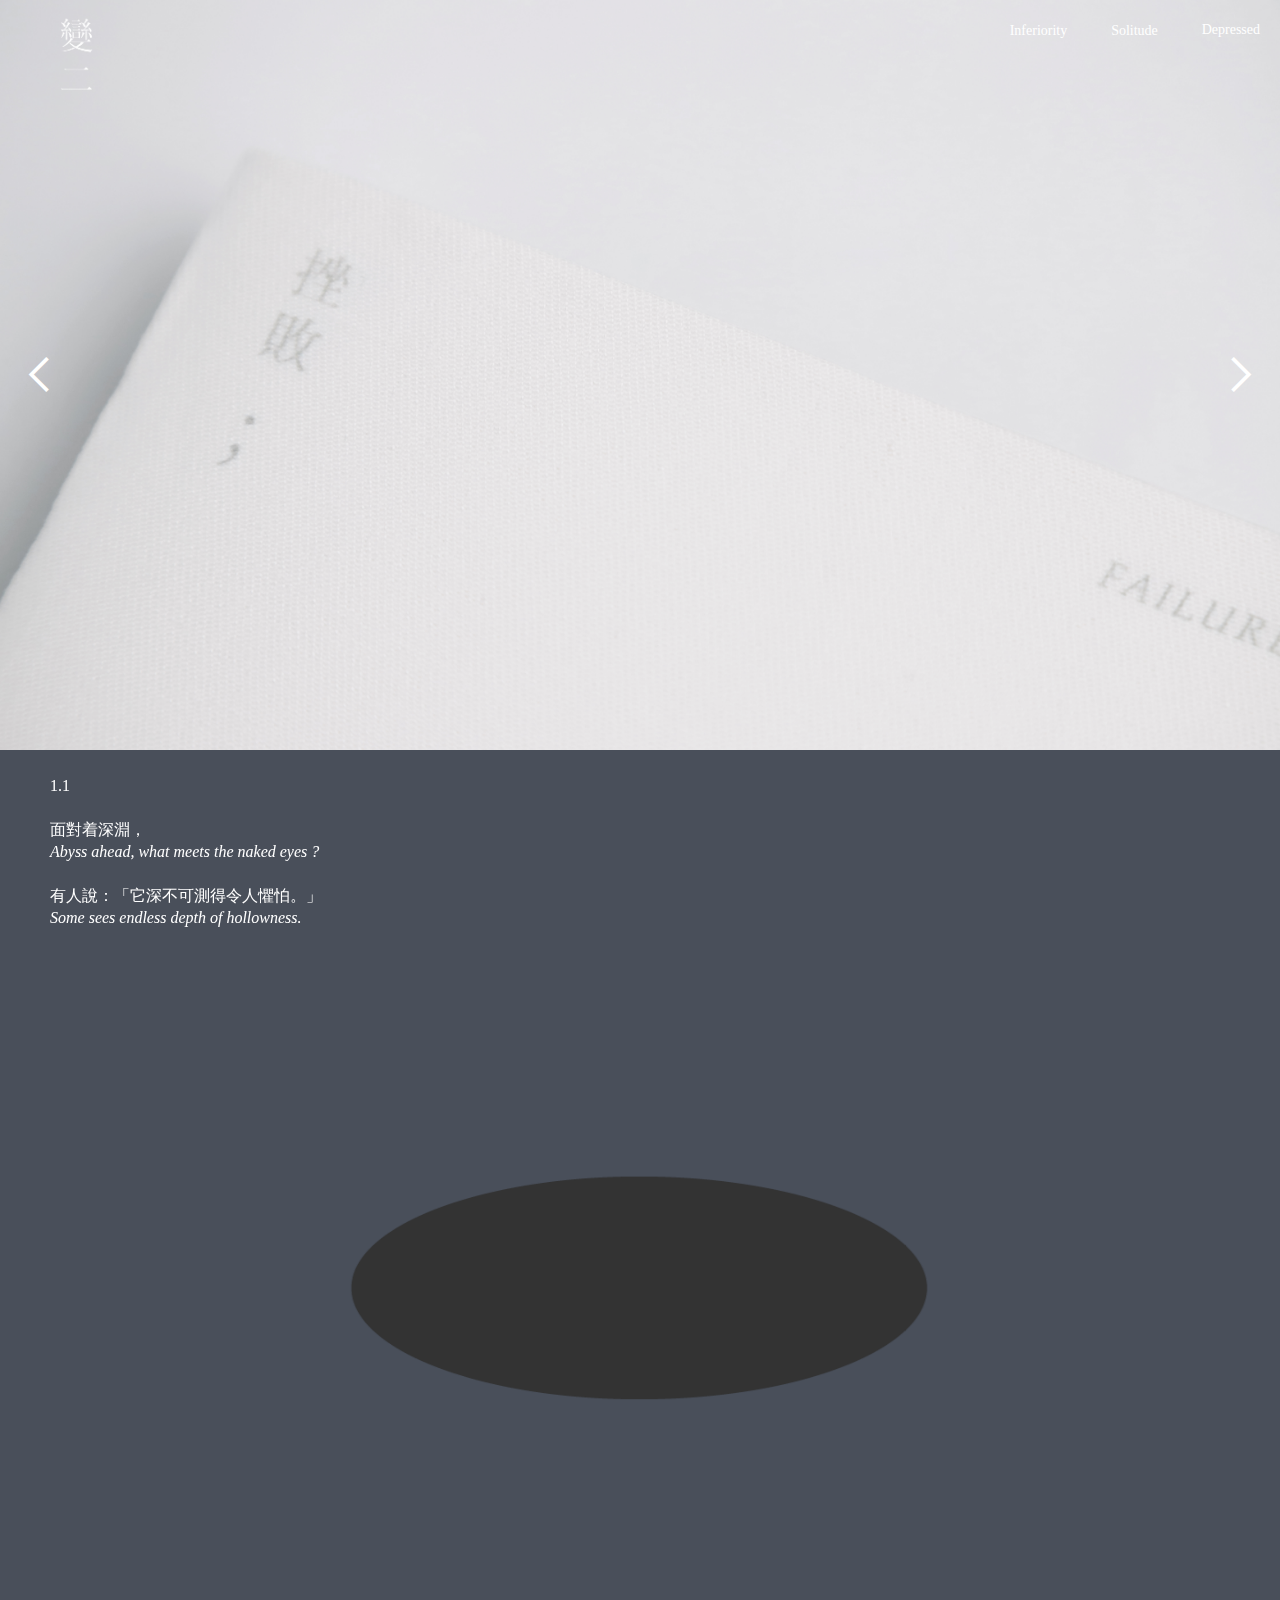
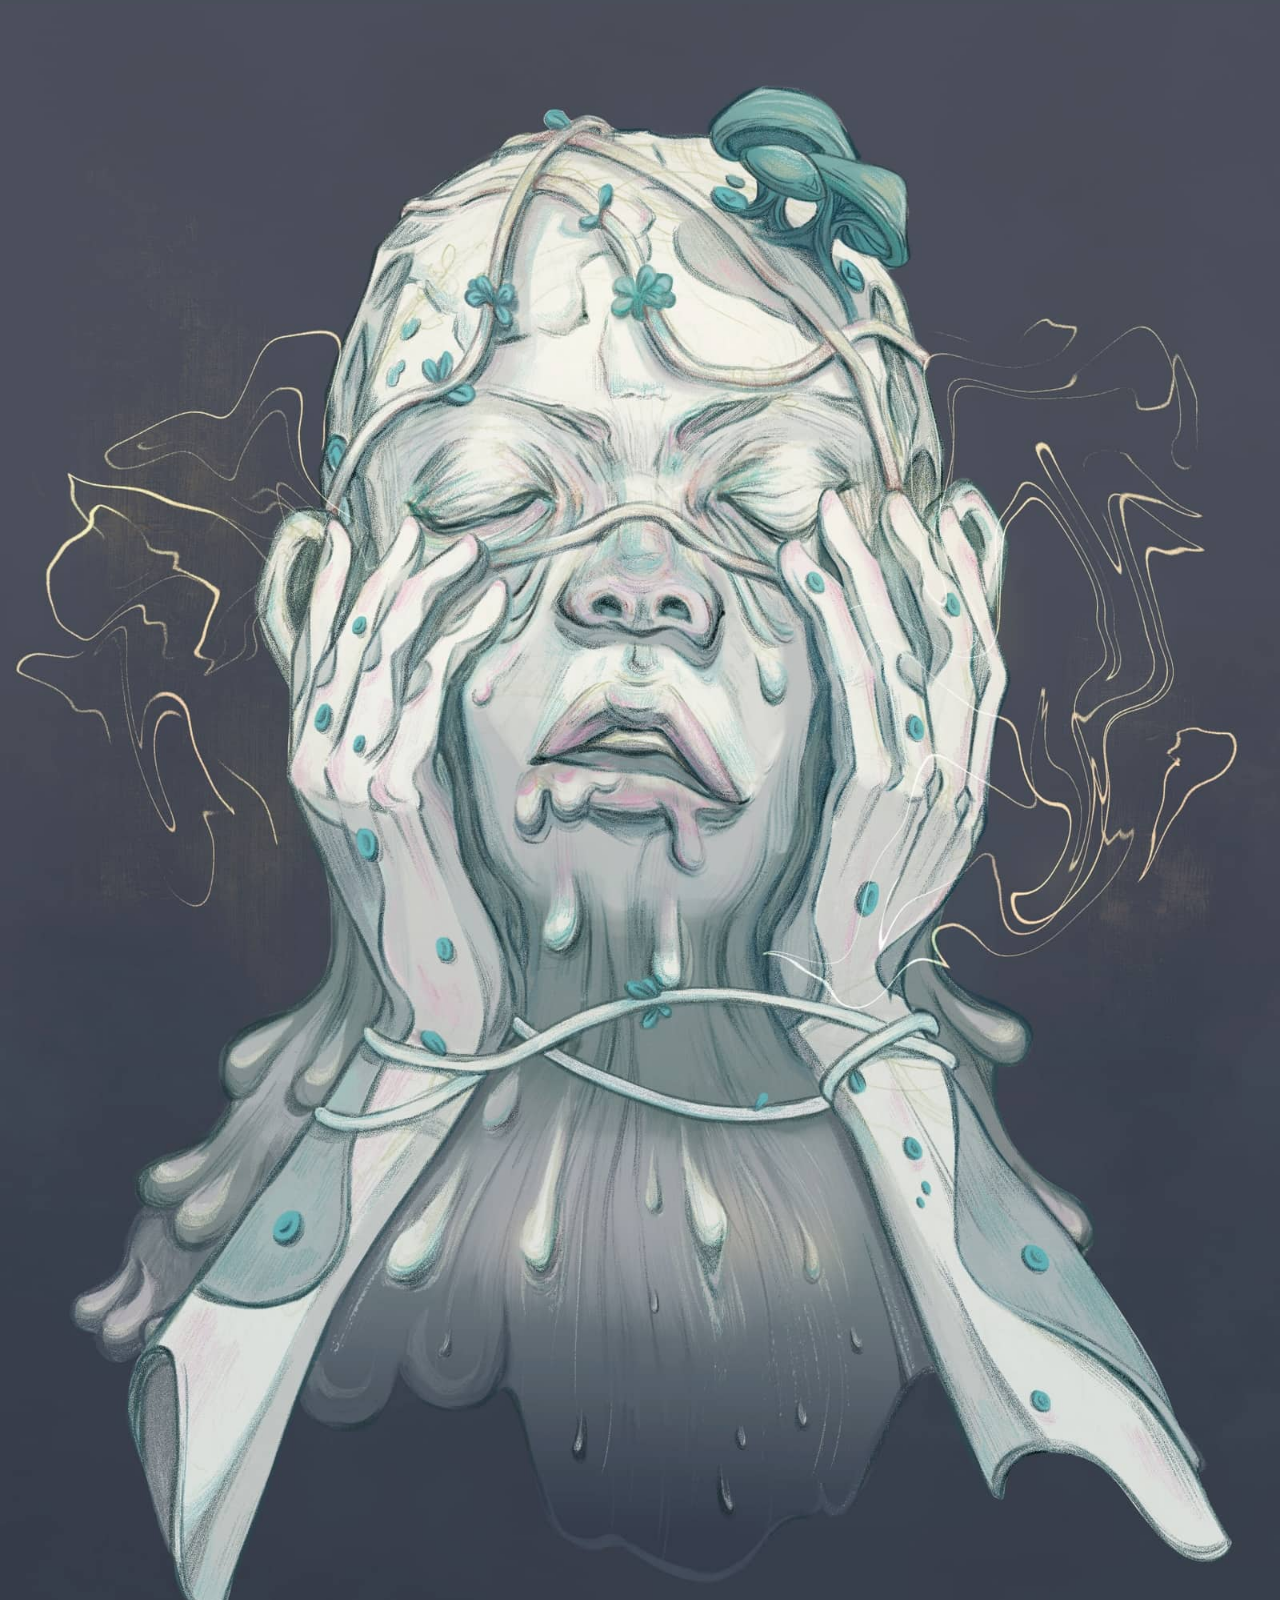
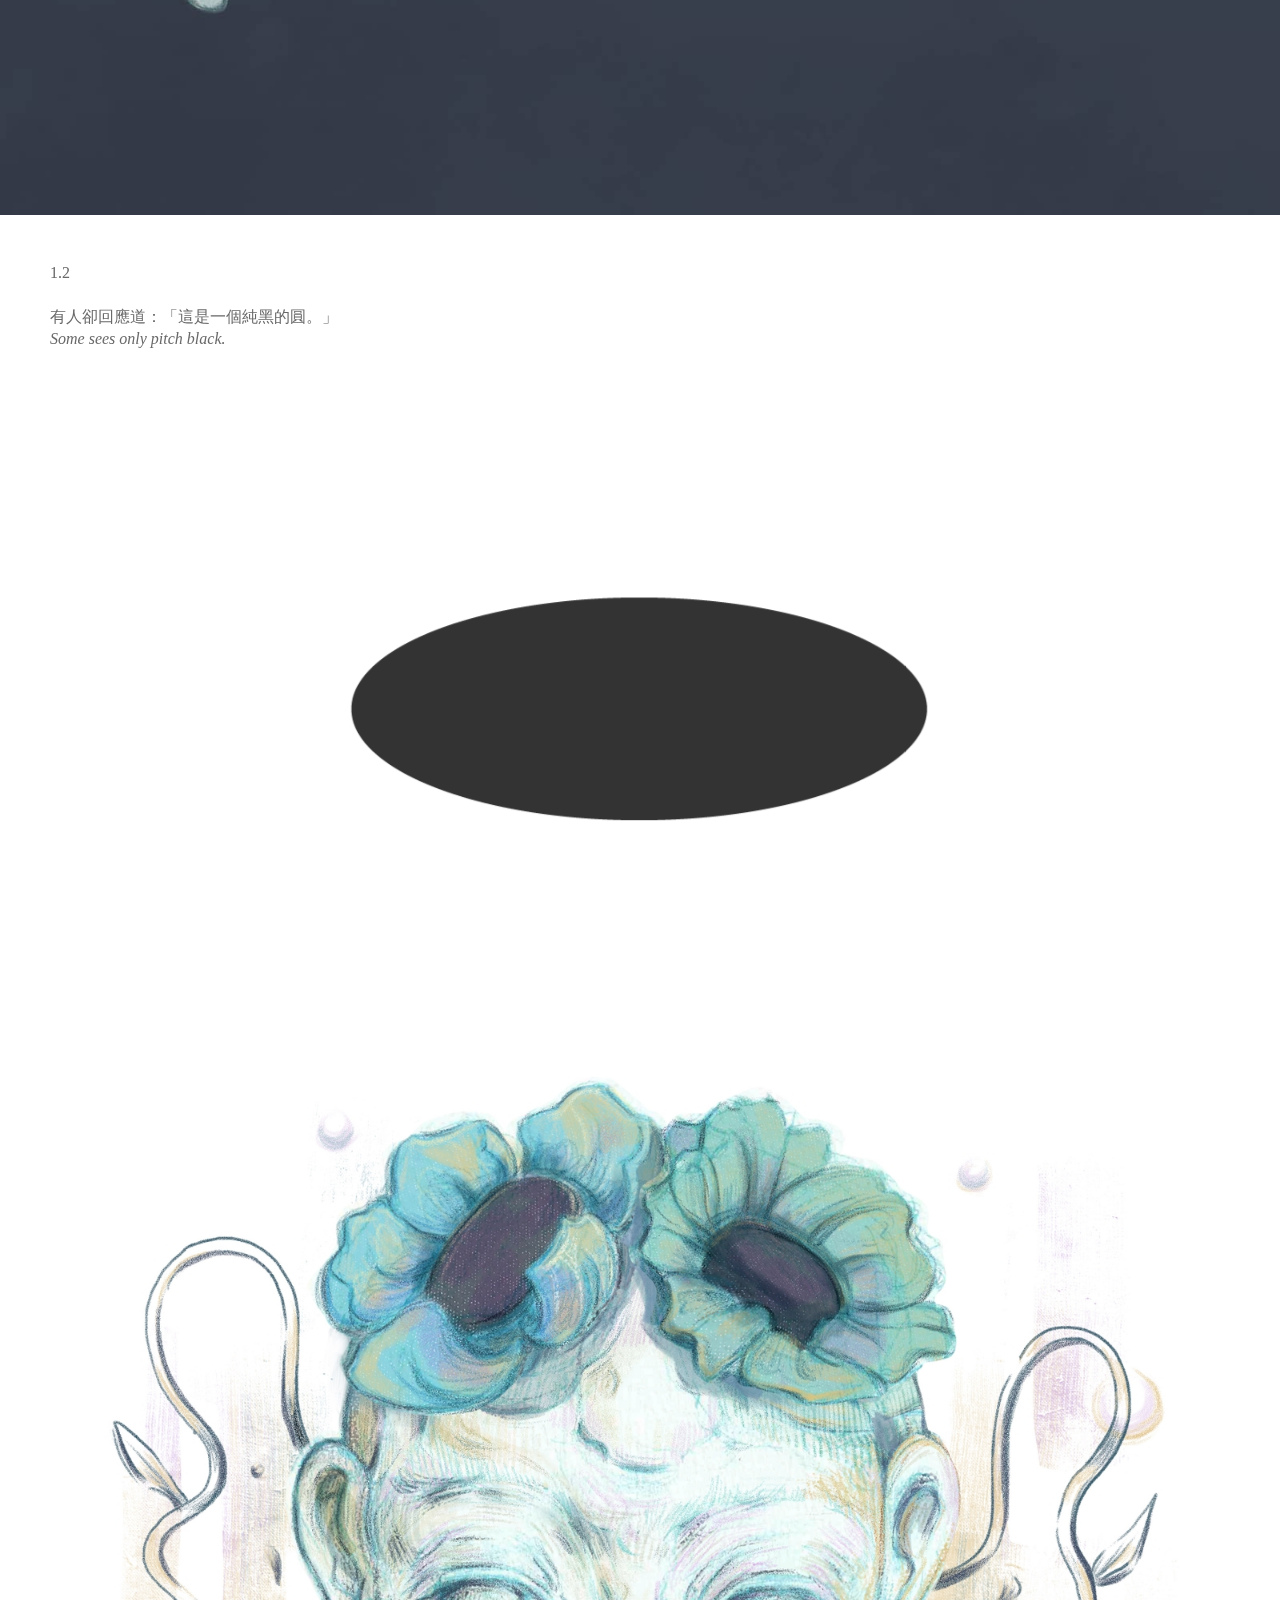
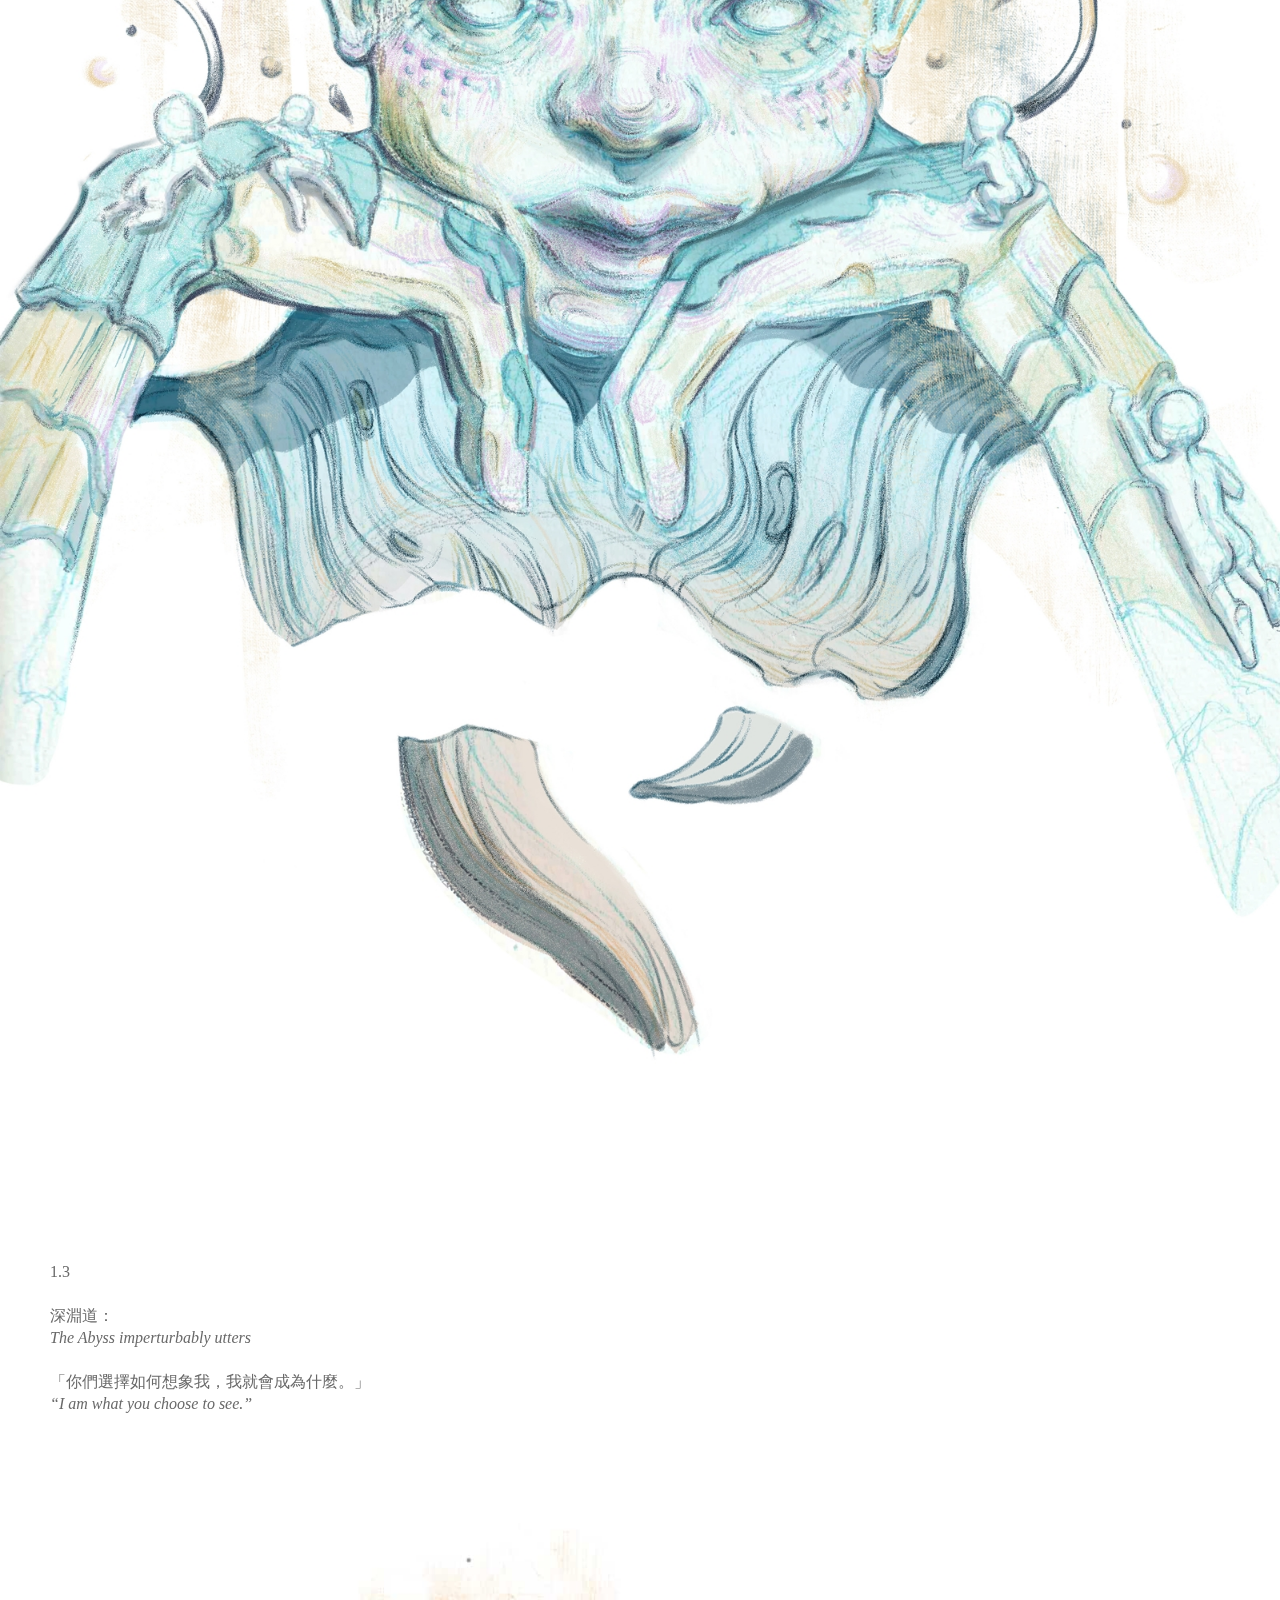
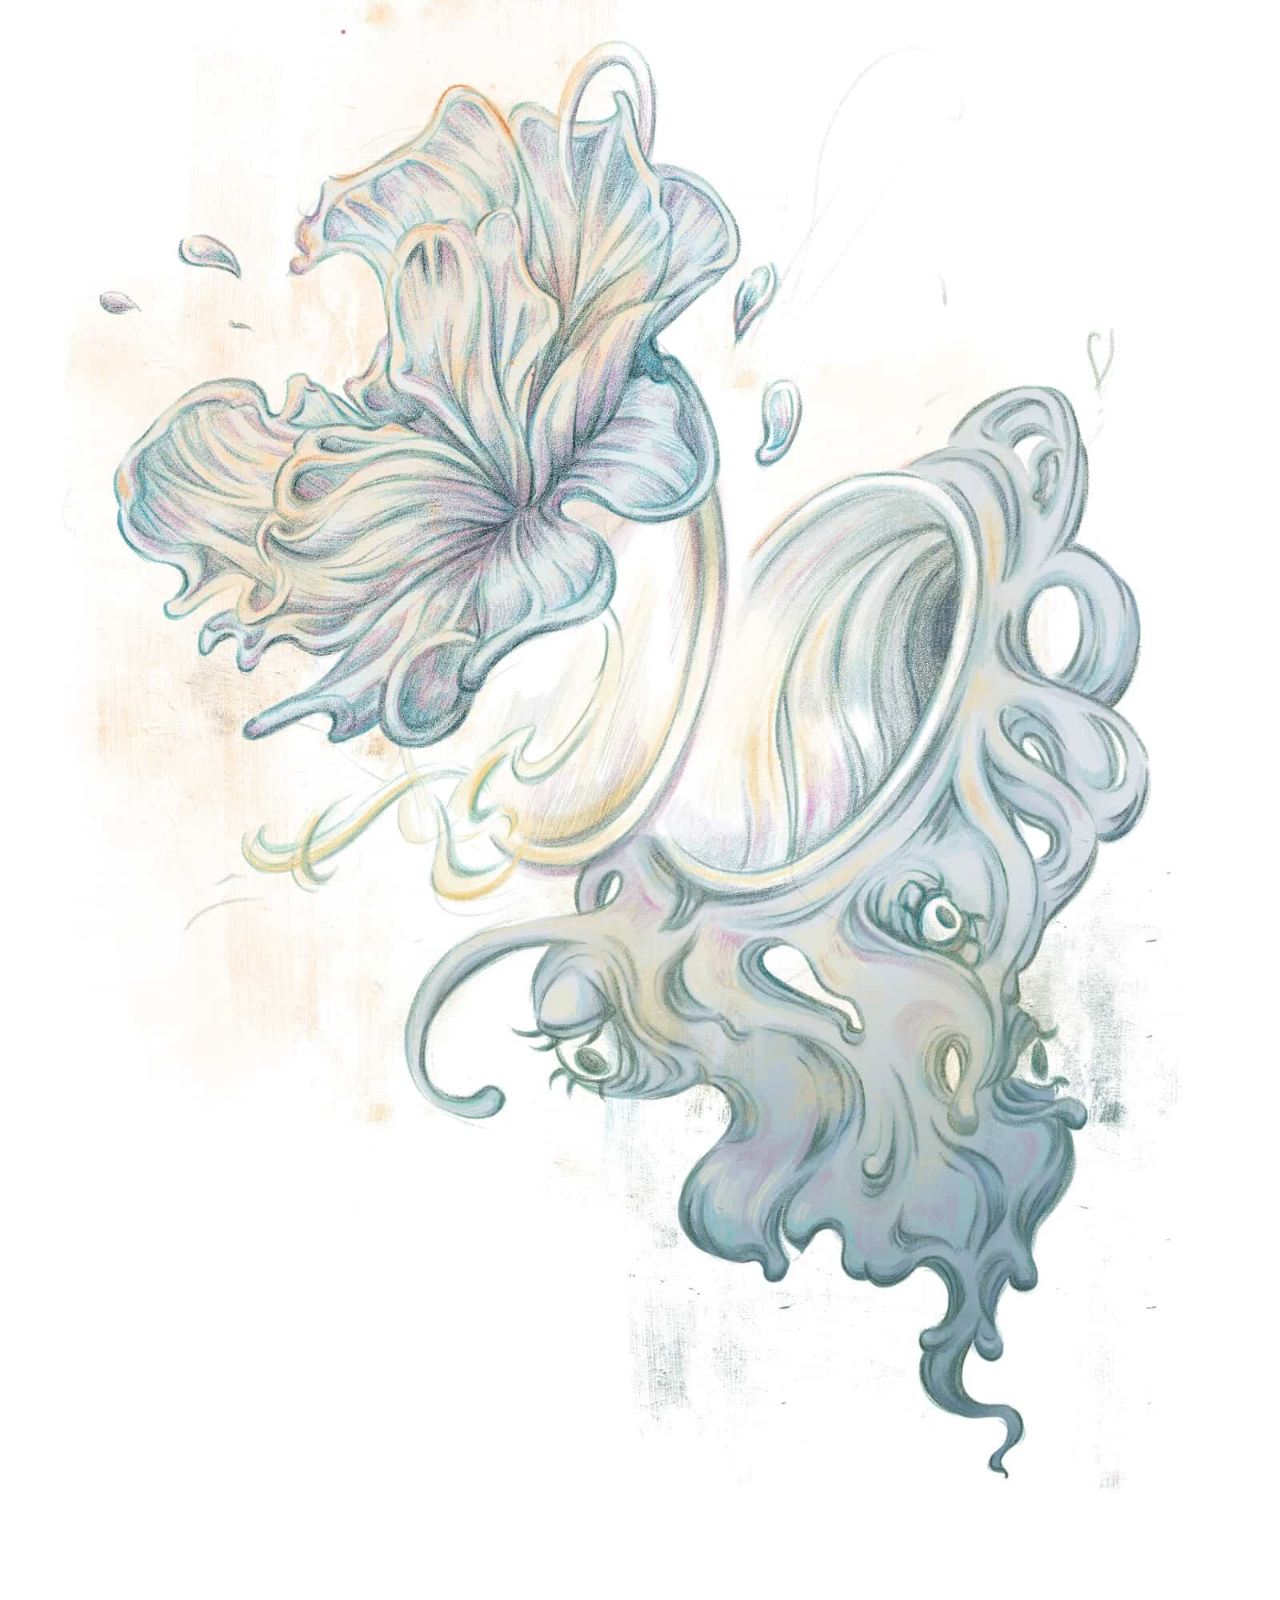
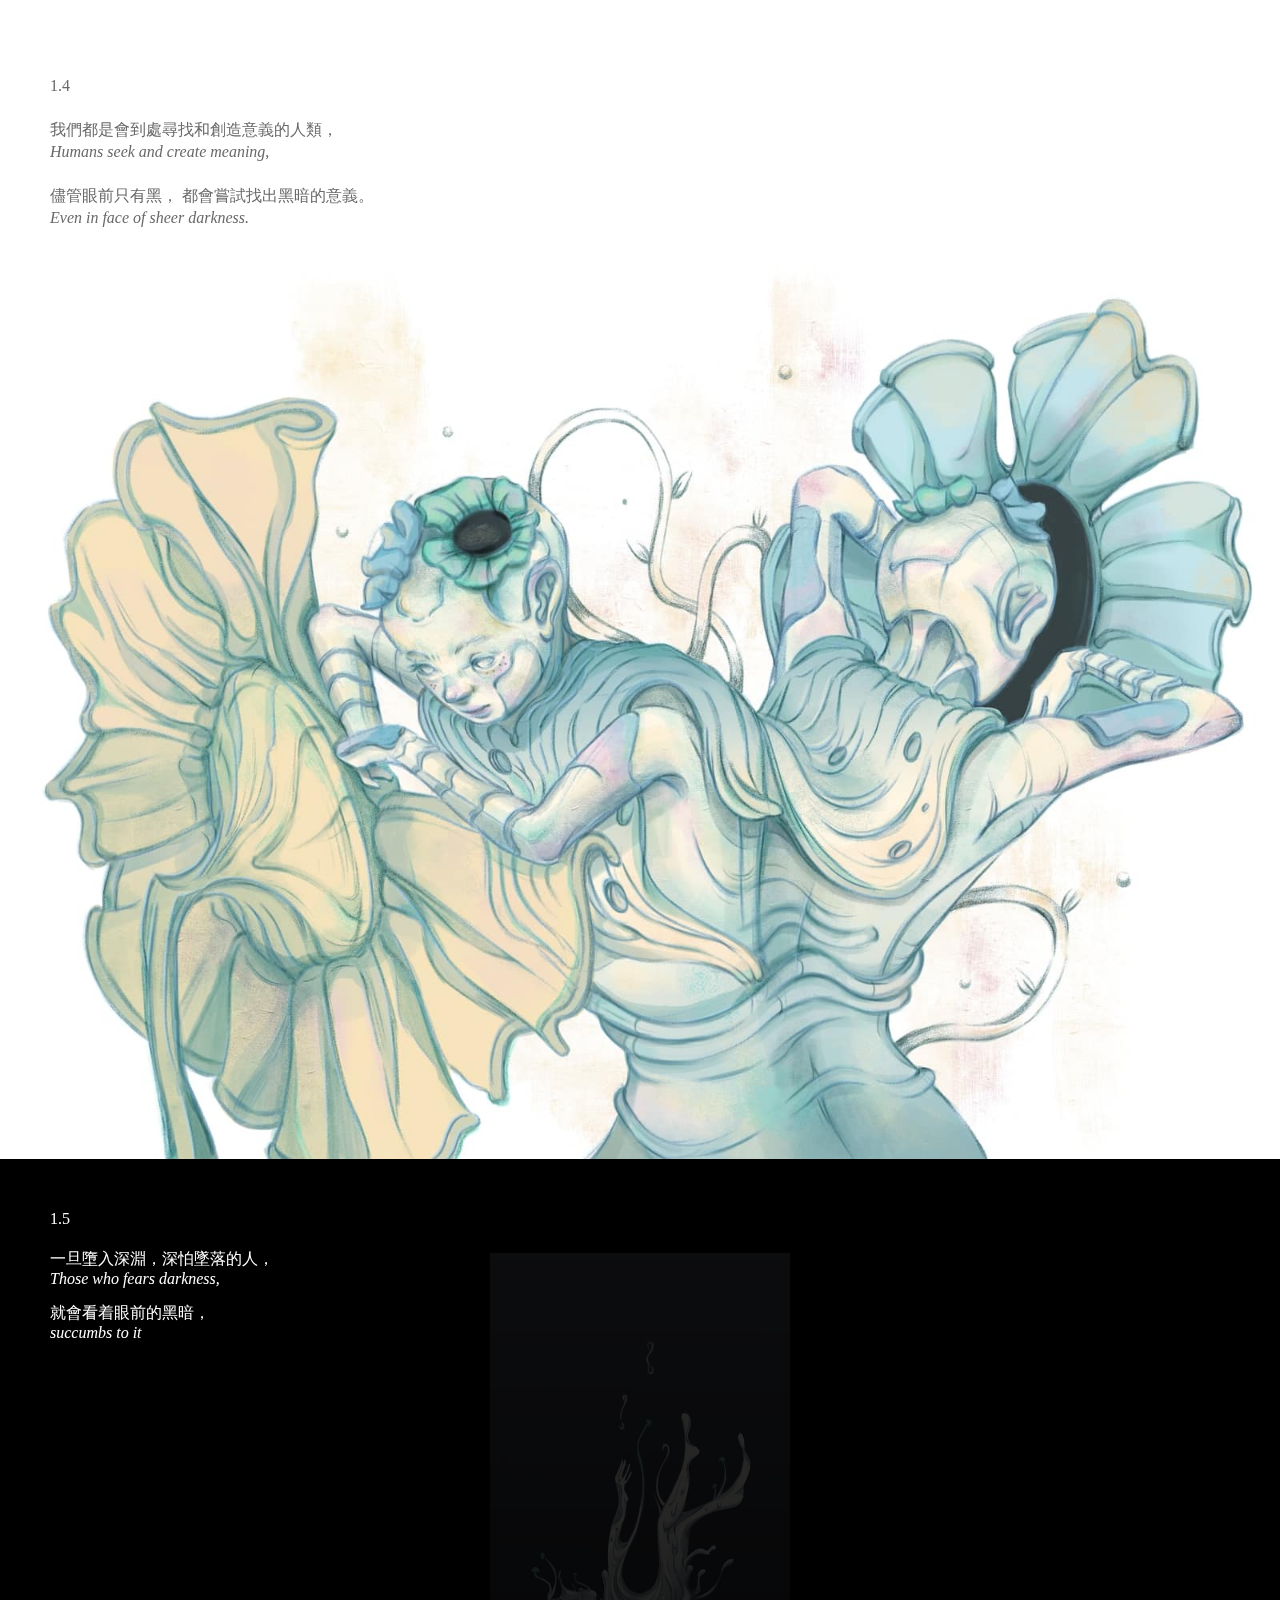
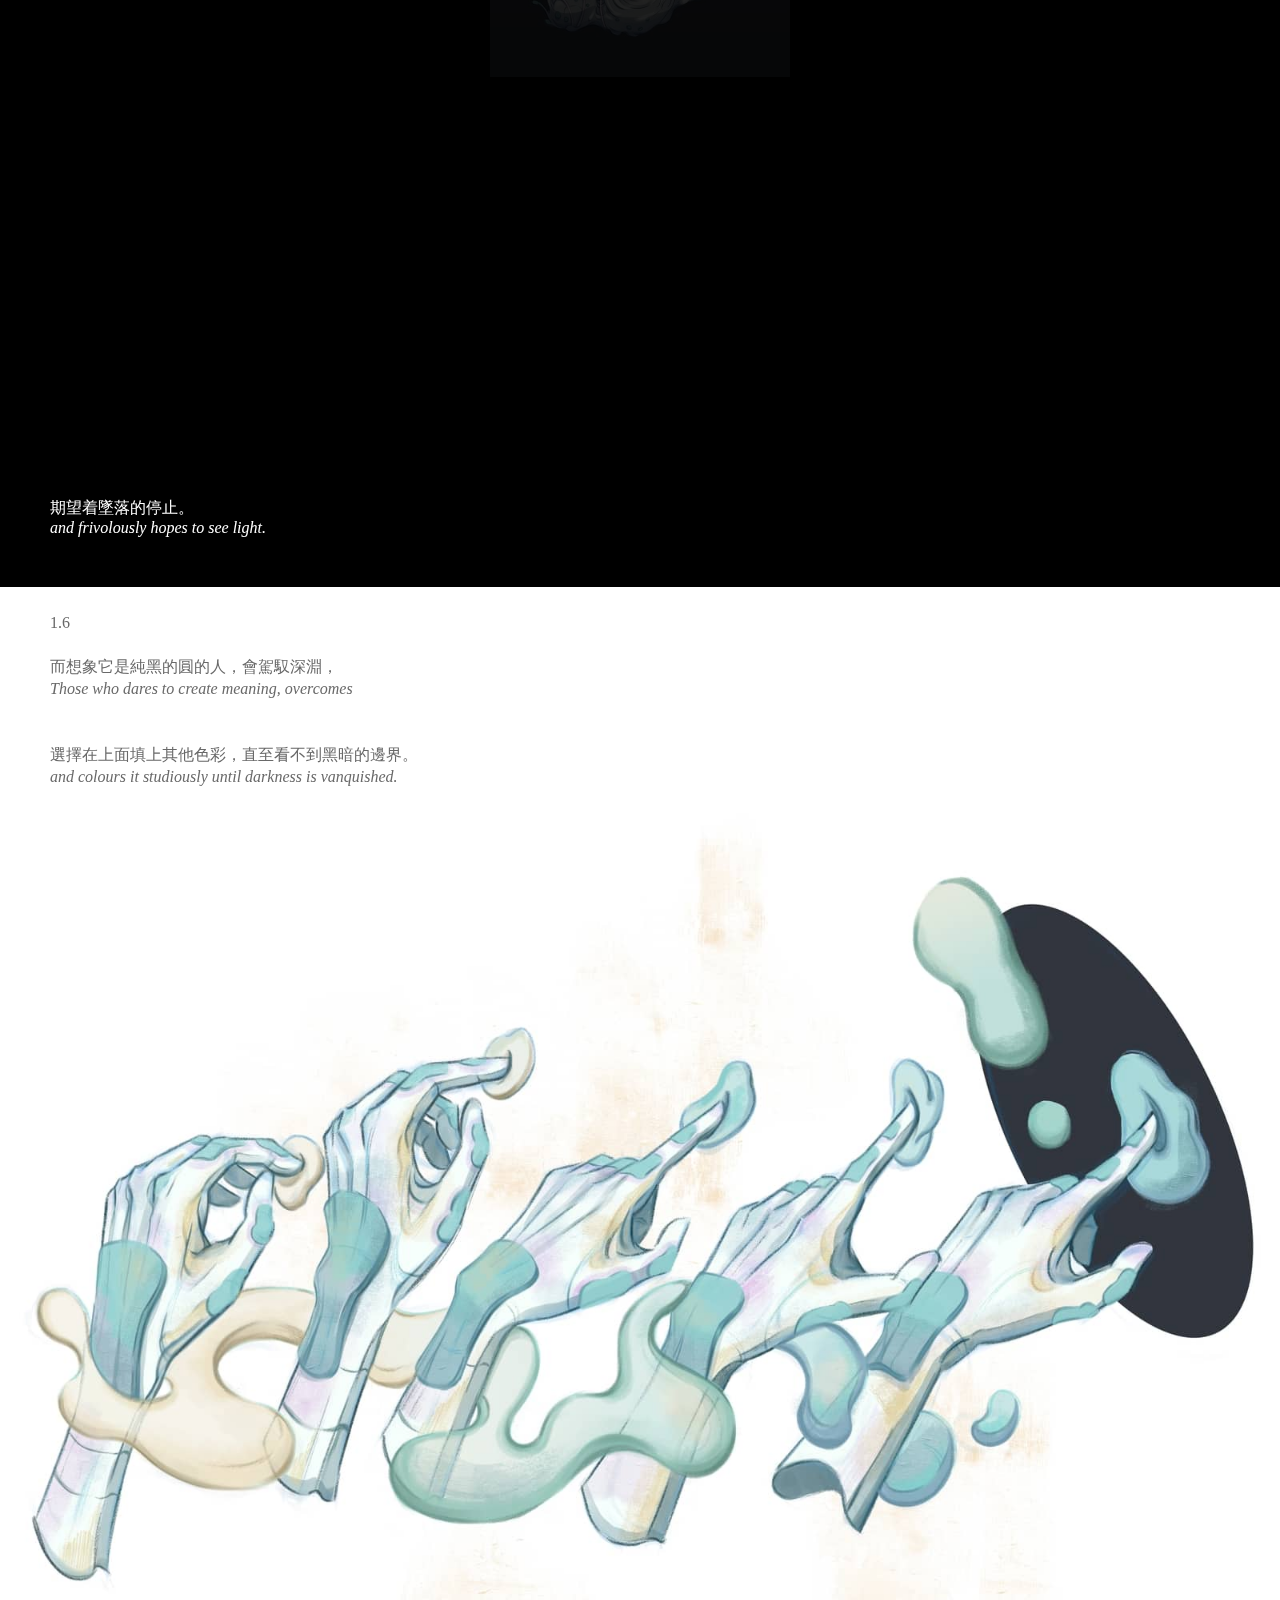
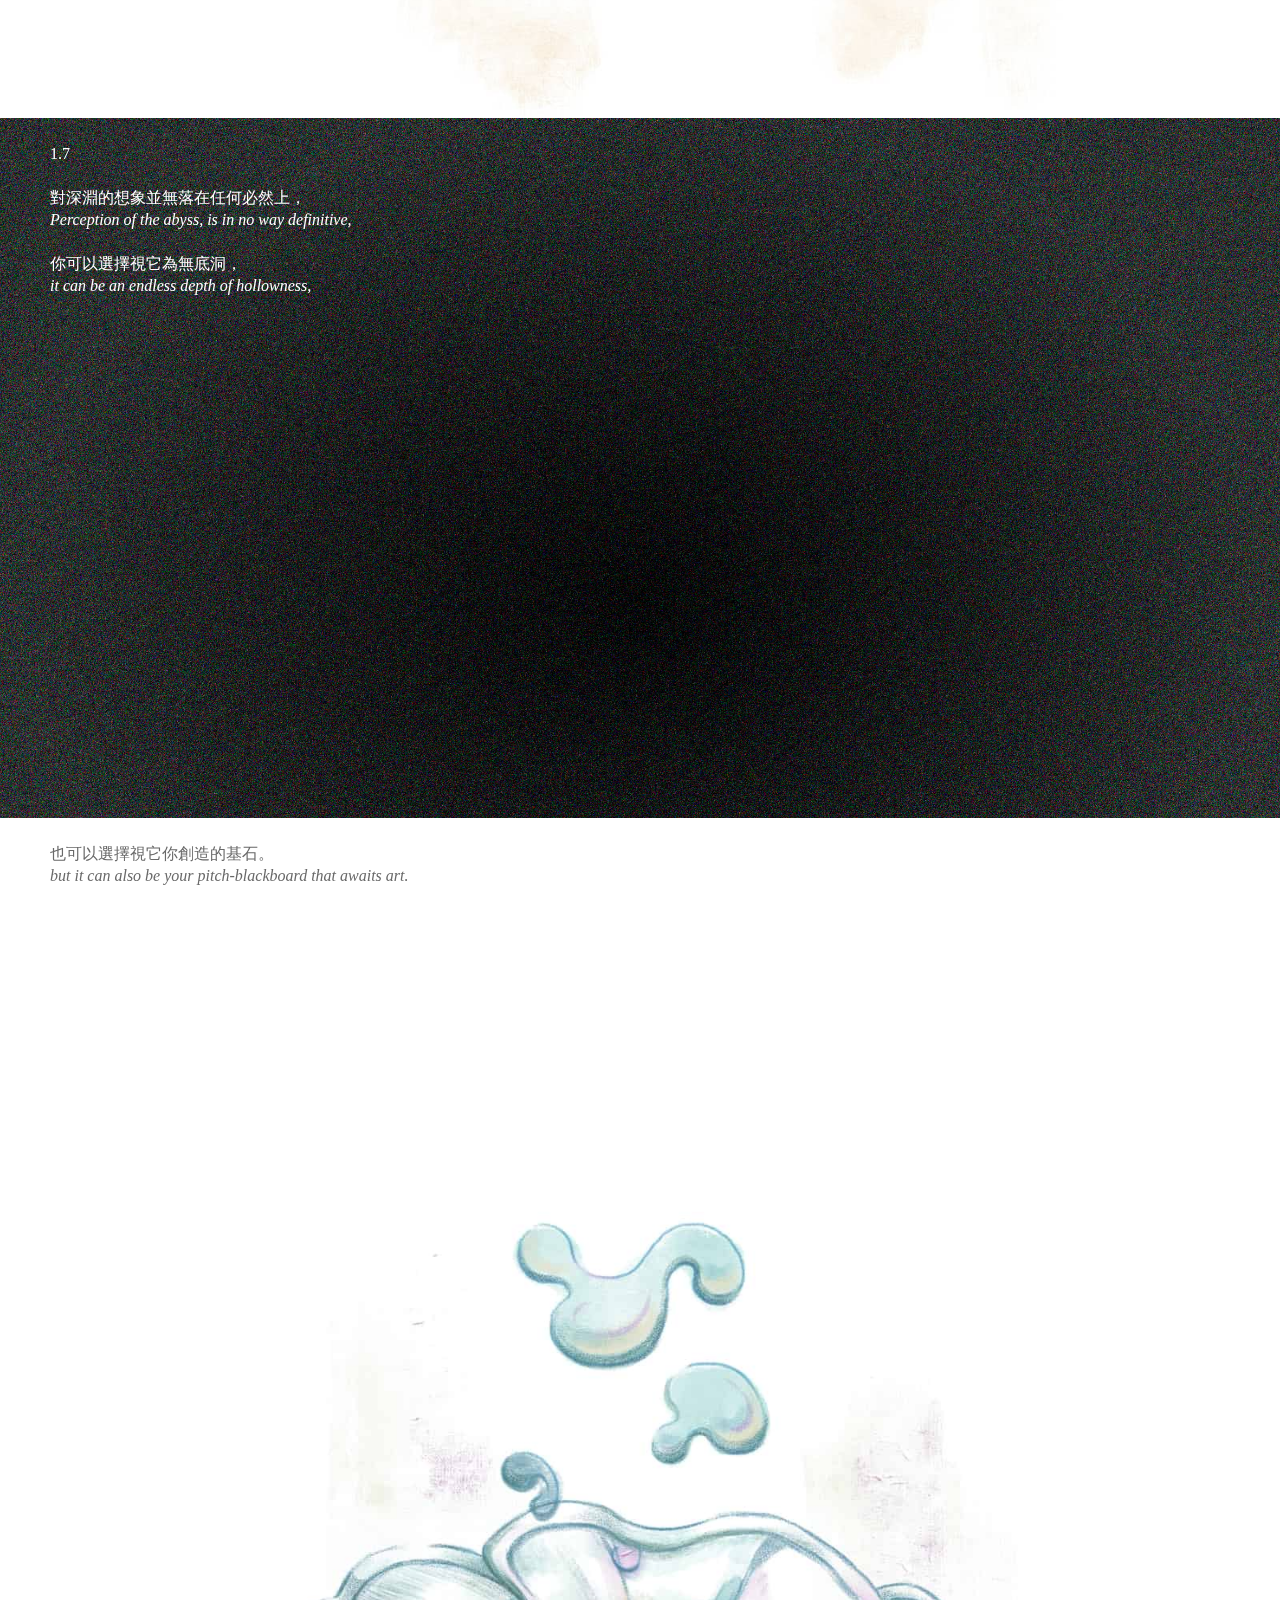
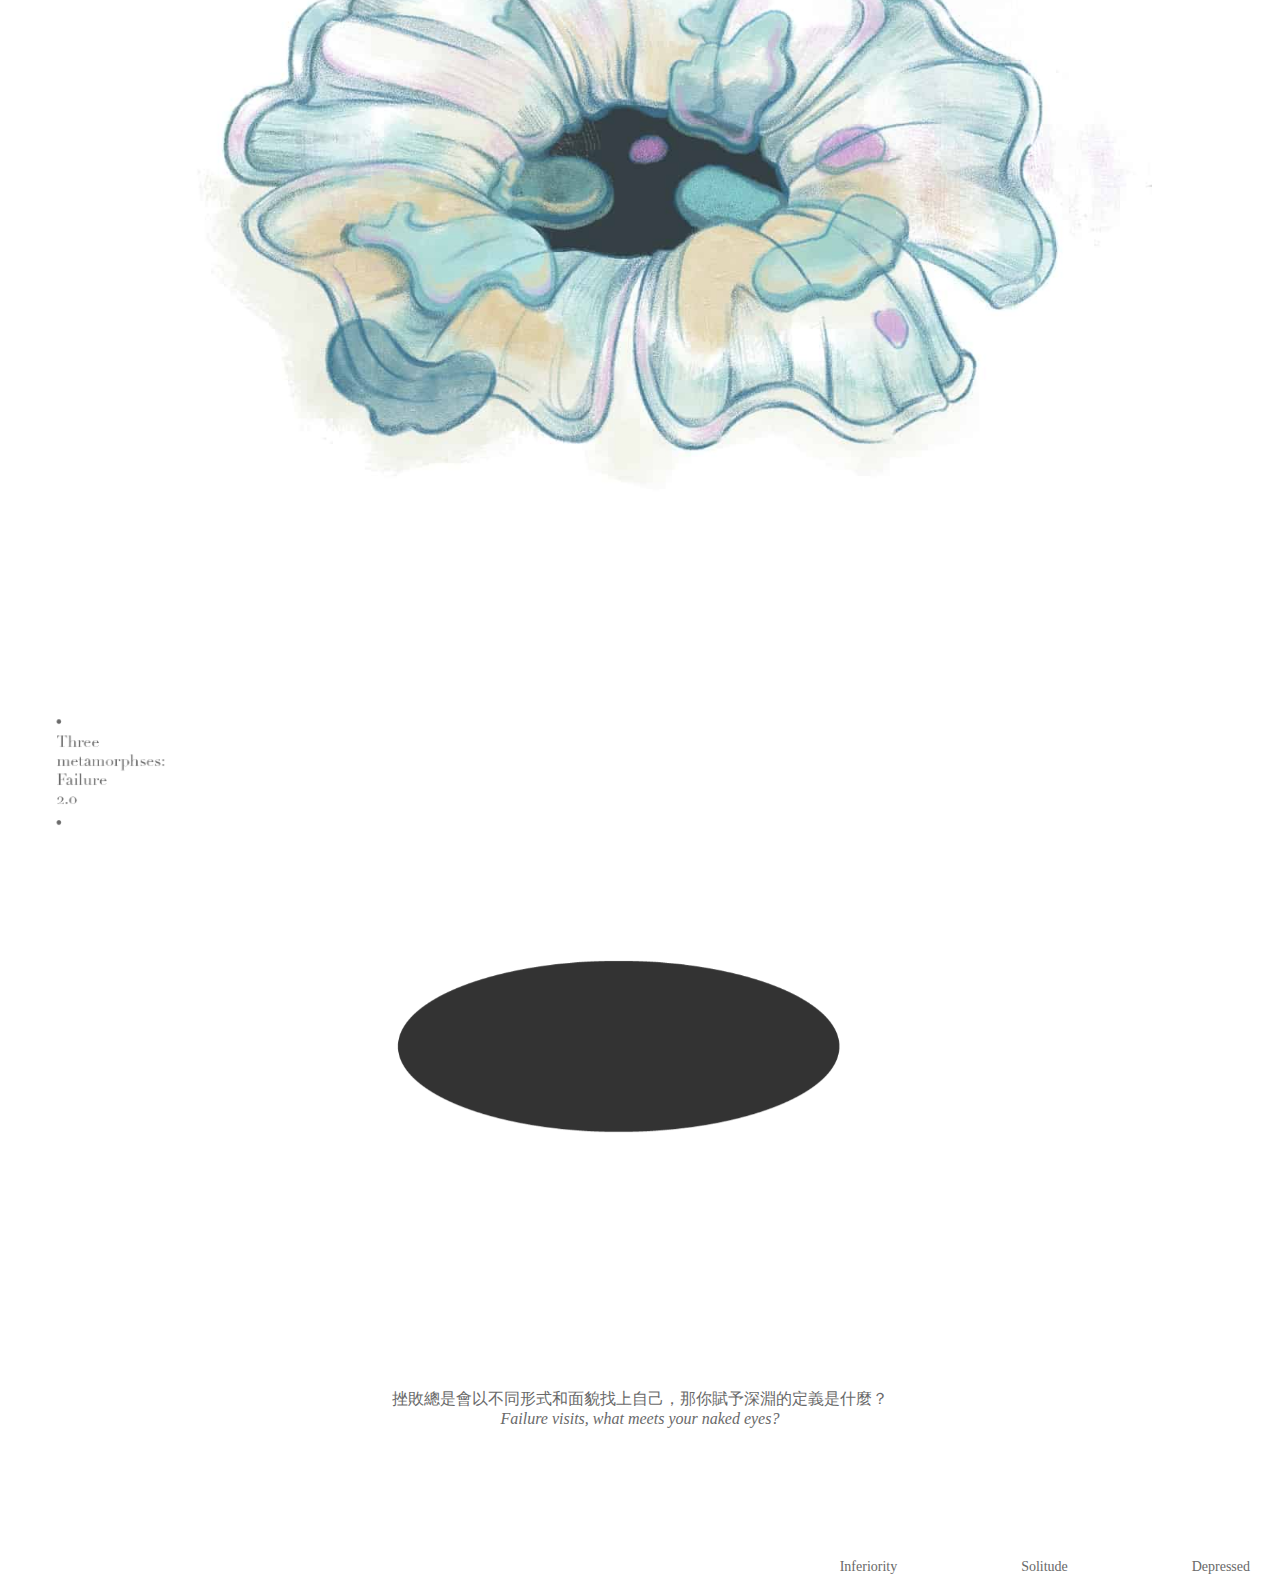
<file: bian-er-failure.html>
<!DOCTYPE html><!--  This site was created in Webflow. http://www.webflow.com  -->
<!--  Last Published: Fri Jun 18 2021 03:28:23 GMT+0000 (Coordinated Universal Time)  -->
<html data-wf-page="608ed23975add13af678a0cf" data-wf-site="608eac4e8999741d56aeeb20">
<head>
  <meta charset="utf-8">
  <title>變二_Failure</title>
  <meta content="變二_Failure" property="og:title">
  <meta content="變二_Failure" property="twitter:title">
  <meta content="width=device-width, initial-scale=1" name="viewport">
  <meta content="Webflow" name="generator">
  <link href="css/normalize.css" rel="stylesheet" type="text/css">
  <link href="css/webflow.css" rel="stylesheet" type="text/css">
  <link href="css/gracillustrates.webflow.css" rel="stylesheet" type="text/css">
  <!-- [if lt IE 9]><script src="https://cdnjs.cloudflare.com/ajax/libs/html5shiv/3.7.3/html5shiv.min.js" type="text/javascript"></script><![endif] -->
  <script type="text/javascript">!function(o,c){var n=c.documentElement,t=" w-mod-";n.className+=t+"js",("ontouchstart"in o||o.DocumentTouch&&c instanceof DocumentTouch)&&(n.className+=t+"touch")}(window,document);</script>
  <link href="images/favicon.ico" rel="shortcut icon" type="image/x-icon">
  <link href="images/webclip.png" rel="apple-touch-icon">
</head>
<body>
  <div data-animation="slide" data-duration="500" data-infinite="1" class="slider-6 w-slider">
    <div class="w-slider-mask">
      <div class="slide-13 w-slide">
        <div data-collapse="medium" data-animation="default" data-duration="400" role="banner" class="navbar-6 w-nav">
          <a href="old-home.html" class="link-block-6 w-inline-block"></a>
          <nav role="navigation" class="w-nav-menu">
            <a href="bian-er-inferiority.html" class="nav-link-8 w-nav-link"><span class="text-span-7">Inferiority</span></a>
            <a href="bian-er-depressed.html" class="nav-link-9 w-nav-link"><span class="text-span-7">Solitude</span></a>
            <a href="bian-er-solitude.html" class="nav-link-10 w-nav-link">Depressed</a>
          </nav>
          <div class="w-nav-button">
            <div class="icon-6 w-icon-nav-menu"></div>
          </div>
        </div>
      </div>
      <div class="slide-14 w-slide">
        <div data-collapse="medium" data-animation="default" data-duration="400" role="banner" class="navbar-6 w-nav">
          <nav role="navigation" class="w-nav-menu">
            <a href="bian-er-inferiority.html" class="nav-link-8 w-nav-link"><span class="text-span-7">Inferiority</span></a>
            <a href="bian-er-depressed.html" class="nav-link-9 w-nav-link"><span class="text-span-7">Solitude</span></a>
            <a href="bian-er-solitude.html" class="nav-link-10 w-nav-link">Depressed</a>
          </nav>
          <div class="w-nav-button">
            <div class="icon-9 w-icon-nav-menu"></div>
          </div>
          <a href="old-home.html" class="link-block-6 w-inline-block"></a>
        </div>
      </div>
      <div class="slide-15 w-slide">
        <div data-collapse="medium" data-animation="default" data-duration="400" role="banner" class="navbar-6 w-nav">
          <nav role="navigation" class="w-nav-menu">
            <a href="bian-er-inferiority.html" class="nav-link-8 w-nav-link"><span class="text-span-7">Inferiority</span></a>
            <a href="bian-er-depressed.html" class="nav-link-9 w-nav-link"><span class="text-span-7">Solitude</span></a>
            <a href="bian-er-solitude.html" class="nav-link-10 w-nav-link">Depressed</a>
          </nav>
          <div class="w-nav-button">
            <div class="icon-10 w-icon-nav-menu"></div>
          </div>
          <a href="old-home.html" class="link-block-6 w-inline-block"></a>
        </div>
      </div>
    </div>
    <div class="left-arrow-2 w-slider-arrow-left">
      <div class="w-icon-slider-left"></div>
    </div>
    <div class="right-arrow-2 w-slider-arrow-right">
      <div class="w-icon-slider-right"></div>
    </div>
    <div class="w-slider-nav w-round"></div>
  </div>
  <div class="section-6">
    <div class="text-block-22"><span class="text-span-10">1.1<br><br>面對着深淵， <br><em>Abyss ahead, what meets the naked eyes ?</em><br><br>有人說：「它深不可測得令人懼怕。」 <br></span><em>Some sees endless depth of hollowness.</em></div><img src="images/abyss-14.png" loading="lazy" sizes="100vw" srcset="images/abyss-14-p-500.png 500w, images/abyss-14-p-800.png 800w, images/abyss-14.png 1376w" alt="" class="image-10"><img src="images/failure_02_web-copy.jpg" loading="lazy" sizes="100vw" srcset="images/failure_02_web-copy-p-500.jpeg 500w, images/failure_02_web-copy-p-800.jpeg 800w, images/failure_02_web-copy-p-1080.jpeg 1080w, images/failure_02_web-copy-p-1600.jpeg 1600w, images/failure_02_web-copy-p-2000.jpeg 2000w, images/failure_02_web-copy-p-2600.jpeg 2600w, images/failure_02_web-copy-p-3200.jpeg 3200w, images/failure_02_web-copy.jpg 3508w" alt="">
  </div>
  <div class="section-7">
    <div class="text-block-10"><span class="text-span-2"><br>1.2<br>‍<br>有人卻回應道：「這是一個純黑的圓。」 <br><em>Some sees only pitch black.</em></span><br></div><img src="images/abyss-14.png" loading="lazy" sizes="100vw" srcset="images/abyss-14-p-500.png 500w, images/abyss-14-p-800.png 800w, images/abyss-14.png 1376w" alt="" class="image-10"><img src="images/failure_01_web.jpg" loading="lazy" sizes="100vw" srcset="images/failure_01_web-p-500.jpeg 500w, images/failure_01_web-p-800.jpeg 800w, images/failure_01_web-p-1080.jpeg 1080w, images/failure_01_web-p-1600.jpeg 1600w, images/failure_01_web-p-2000.jpeg 2000w, images/failure_01_web.jpg 3508w" alt="">
  </div>
  <div class="section-8">
    <div class="text-block-10"><span class="text-span-2">1.3<br><br>深淵道：<br><em>The Abyss imperturbably utters</em><br><br>「你們選擇如何想象我，我就會成為什麼。」 <br><em>“I am what you choose to see.”</em></span><br></div><img src="images/failure_third_web.jpg" loading="lazy" sizes="100vw" srcset="images/failure_third_web-p-500.jpeg 500w, images/failure_third_web-p-800.jpeg 800w, images/failure_third_web-p-1080.jpeg 1080w, images/failure_third_web-p-1600.jpeg 1600w, images/failure_third_web-p-2000.jpeg 2000w, images/failure_third_web-p-2600.jpeg 2600w, images/failure_third_web-p-3200.jpeg 3200w, images/failure_third_web.jpg 3508w" alt="">
  </div>
  <div class="section-9">
    <div class="text-block-10"><span class="text-span-2">1.4<br>‍<br>我們都是會到處尋找和創造意義的人類， <br><em>Humans seek and create meaning,</em><br><br>儘管眼前只有黑， 都會嘗試找出黑暗的意義。 <br><em>Even in face of sheer darkness.</em></span><br></div><img src="images/Failure_04..jpg" loading="lazy" sizes="100vw" srcset="images/Failure_04.-p-1080.jpeg 1080w, images/Failure_04.-p-1600.jpeg 1600w, images/Failure_04.-p-2000.jpeg 2000w, images/Failure_04.-p-2600.jpeg 2600w, images/Failure_04.-p-3200.jpeg 3200w, images/Failure_04..jpg 4961w" alt="" class="image-18">
  </div>
  <div class="section-10">
    <div class="text-block-11">1.5<br><br>一旦墮入深淵，深怕墜落的人， <br><em class="italic-text">Those who fears darkness,</em></div>
    <div class="text-block-12"><br>就會看着眼前的黑暗，<br><em>succumbs to it</em></div>
    <div class="text-block-13">期望着墜落的停止。<br><em class="italic-text">and frivolously hopes to see light.</em></div>
    <div class="container-10 w-container"><img src="images/Failure_05_web.jpg" loading="lazy" style="opacity:0.19;-webkit-transform:translate3d(0, -450px, 0) scale3d(1, 1, 1) rotateX(0) rotateY(0) rotateZ(0) skew(0, 0);-moz-transform:translate3d(0, -450px, 0) scale3d(1, 1, 1) rotateX(0) rotateY(0) rotateZ(0) skew(0, 0);-ms-transform:translate3d(0, -450px, 0) scale3d(1, 1, 1) rotateX(0) rotateY(0) rotateZ(0) skew(0, 0);transform:translate3d(0, -450px, 0) scale3d(1, 1, 1) rotateX(0) rotateY(0) rotateZ(0) skew(0, 0)" data-w-id="c28a75fa-b486-bb53-8aac-364c122769b8" srcset="images/Failure_05_web-p-500.jpeg 500w, images/Failure_05_web-p-800.jpeg 800w, images/Failure_05_web-p-1080.jpeg 1080w, images/Failure_05_web-p-1600.jpeg 1600w, images/Failure_05_web-p-2000.jpeg 2000w, images/Failure_05_web-p-2600.jpeg 2600w, images/Failure_05_web-p-3200.jpeg 3200w, images/Failure_05_web.jpg 3508w" sizes="(max-width: 479px) 100.00000762939453px, 300px" alt="" class="image-11"></div>
  </div>
  <div class="section-11">
    <div class="text-block-10"><span class="text-span-2">1.6<br><br>而想象它是純黑的圓的人，會駕馭深淵，<br><em>Those who dares to create meaning, overcomes </em><br><br><br>選擇在上面填上其他色彩，直至看不到黑暗的邊界。<br><em>and colours it studiously </em></span><span class="text-span-3"><em>until darkness is vanquished.</em></span><br></div><img src="images/Failure_06_web.jpg" loading="lazy" sizes="100vw" srcset="images/Failure_06_web-p-1080.jpeg 1080w, images/Failure_06_web-p-1600.jpeg 1600w, images/Failure_06_web-p-2000.jpeg 2000w, images/Failure_06_web-p-2600.jpeg 2600w, images/Failure_06_web-p-3200.jpeg 3200w, images/Failure_06_web.jpg 4961w" alt="">
  </div>
  <div class="section-12">
    <div class="text-block-23">1.7<br><br>對深淵的想象並無落在任何必然上，<br><em>Perception of the abyss, is in no way definitive,</em><br>‍<br>你可以選擇視它為無底洞，<br><em>it can be an endless depth of hollowness,</em><span class="text-span-2"><br></span><br></div>
  </div>
  <div class="section-13">
    <div class="text-block-10"><span class="text-span-4">也可以選擇視它你創造的基石。<br><em>but it can also be your pitch-blackboard that awaits art.</em><br></span><span class="text-span-2"><br></span><br></div><img src="images/Failure_07_web.jpg" loading="lazy" sizes="100vw" srcset="images/Failure_07_web-p-500.jpeg 500w, images/Failure_07_web-p-800.jpeg 800w, images/Failure_07_web-p-1080.jpeg 1080w, images/Failure_07_web-p-1600.jpeg 1600w, images/Failure_07_web-p-2000.jpeg 2000w, images/Failure_07_web-p-2600.jpeg 2600w, images/Failure_07_web-p-3200.jpeg 3200w, images/Failure_07_web.jpg 3508w" alt="">
  </div>
  <div class="section-14"><img src="images/web_2.0-Failure.png" loading="lazy" width="70" alt="" class="image-12">
    <div class="w-container"><img src="images/abyss-14.png" loading="lazy" sizes="(max-width: 767px) 100vw, (max-width: 991px) 95vw, 940.0000610351562px" srcset="images/abyss-14-p-500.png 500w, images/abyss-14-p-800.png 800w, images/abyss-14.png 1376w" alt="" class="image-13"></div>
    <div class="text-block-14">挫敗總是會以不同形式和面貌找上自己，那你賦予深淵的定義是什麼？<br><em>Failure visits, what meets your naked eyes?</em></div>
  </div>
  <div class="section-27">
    <a href="bian-er-inferiority.html" class="link-3">Inferiority</a>
    <a href="bian-er-depressed.html" class="link-3">Solitude</a>
    <a href="bian-er-solitude.html" class="link-3">Depressed</a>
  </div>
  <script src="https://d3e54v103j8qbb.cloudfront.net/js/jquery-3.5.1.min.dc5e7f18c8.js?site=608eac4e8999741d56aeeb20" type="text/javascript" integrity="sha256-9/aliU8dGd2tb6OSsuzixeV4y/faTqgFtohetphbbj0=" crossorigin="anonymous"></script>
  <script src="js/webflow.js" type="text/javascript"></script>
  <!-- [if lte IE 9]><script src="https://cdnjs.cloudflare.com/ajax/libs/placeholders/3.0.2/placeholders.min.js"></script><![endif] -->
</body>
</html>
</file>
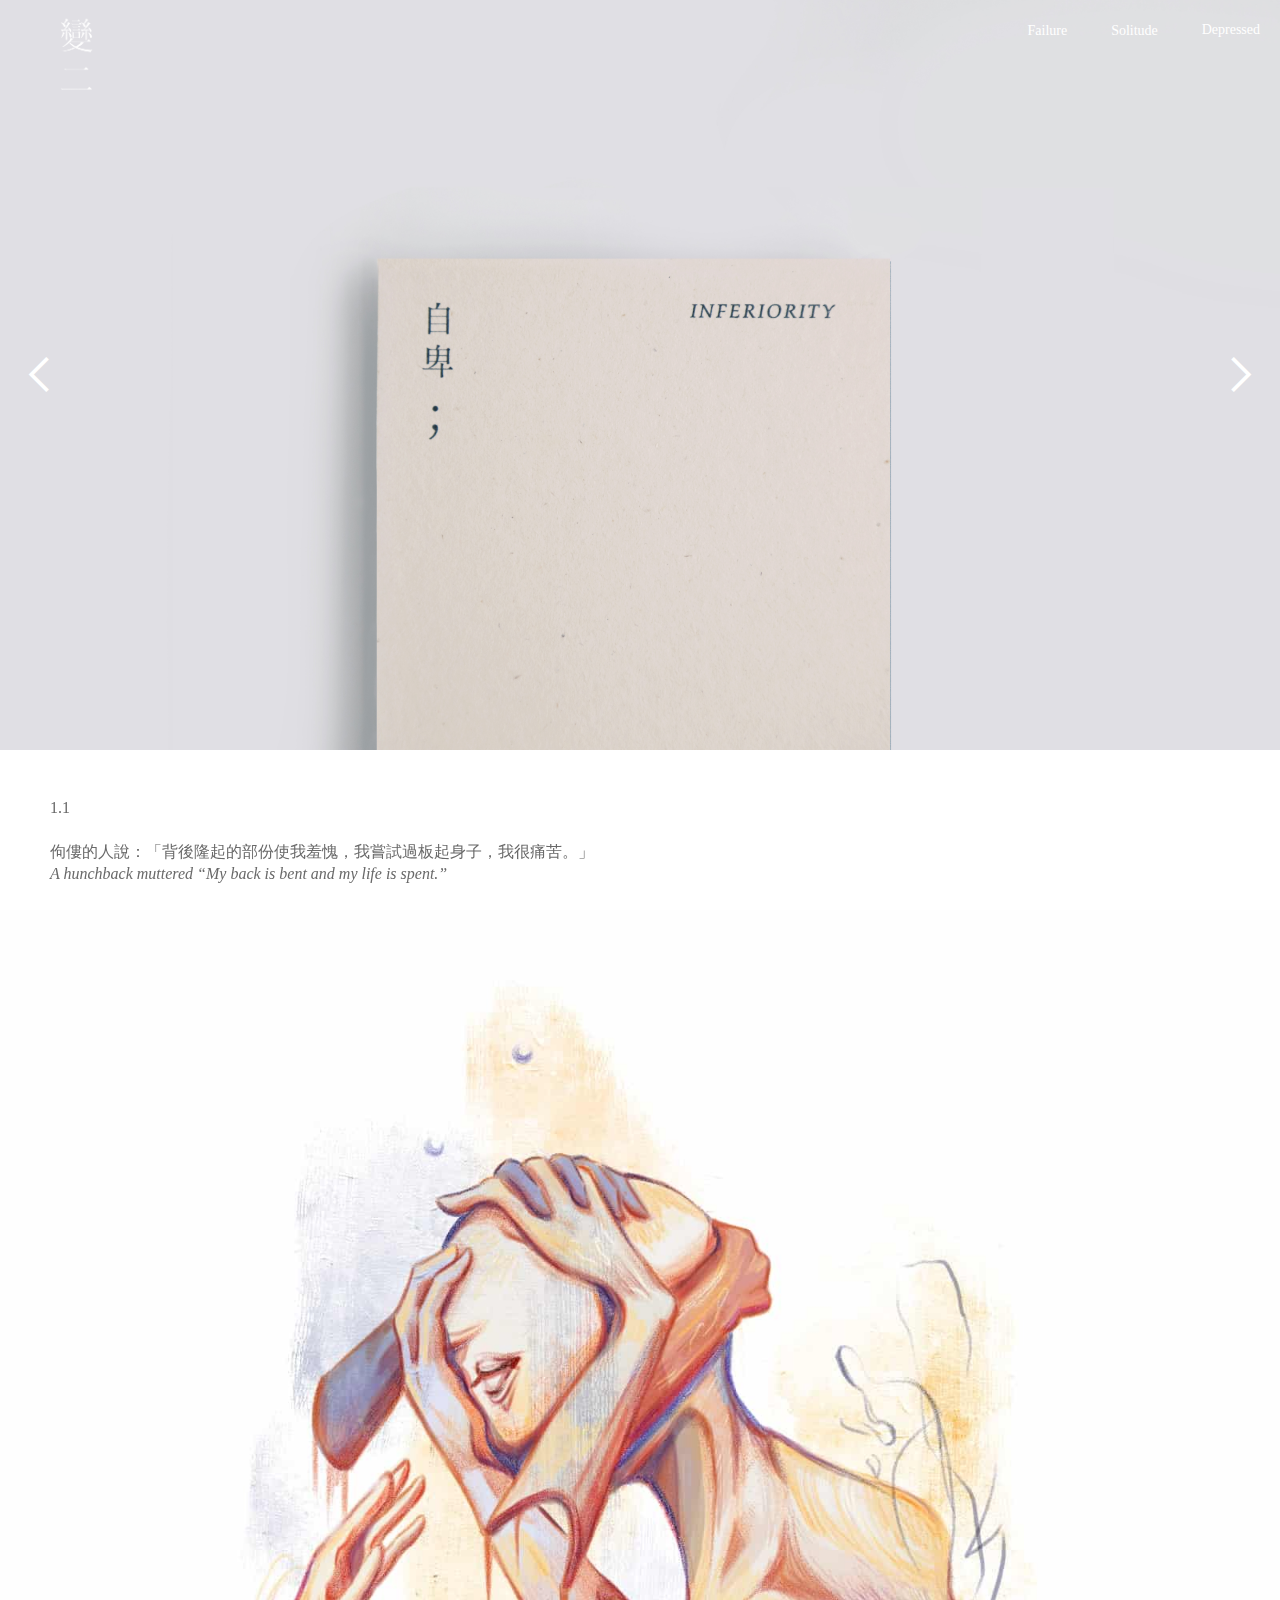
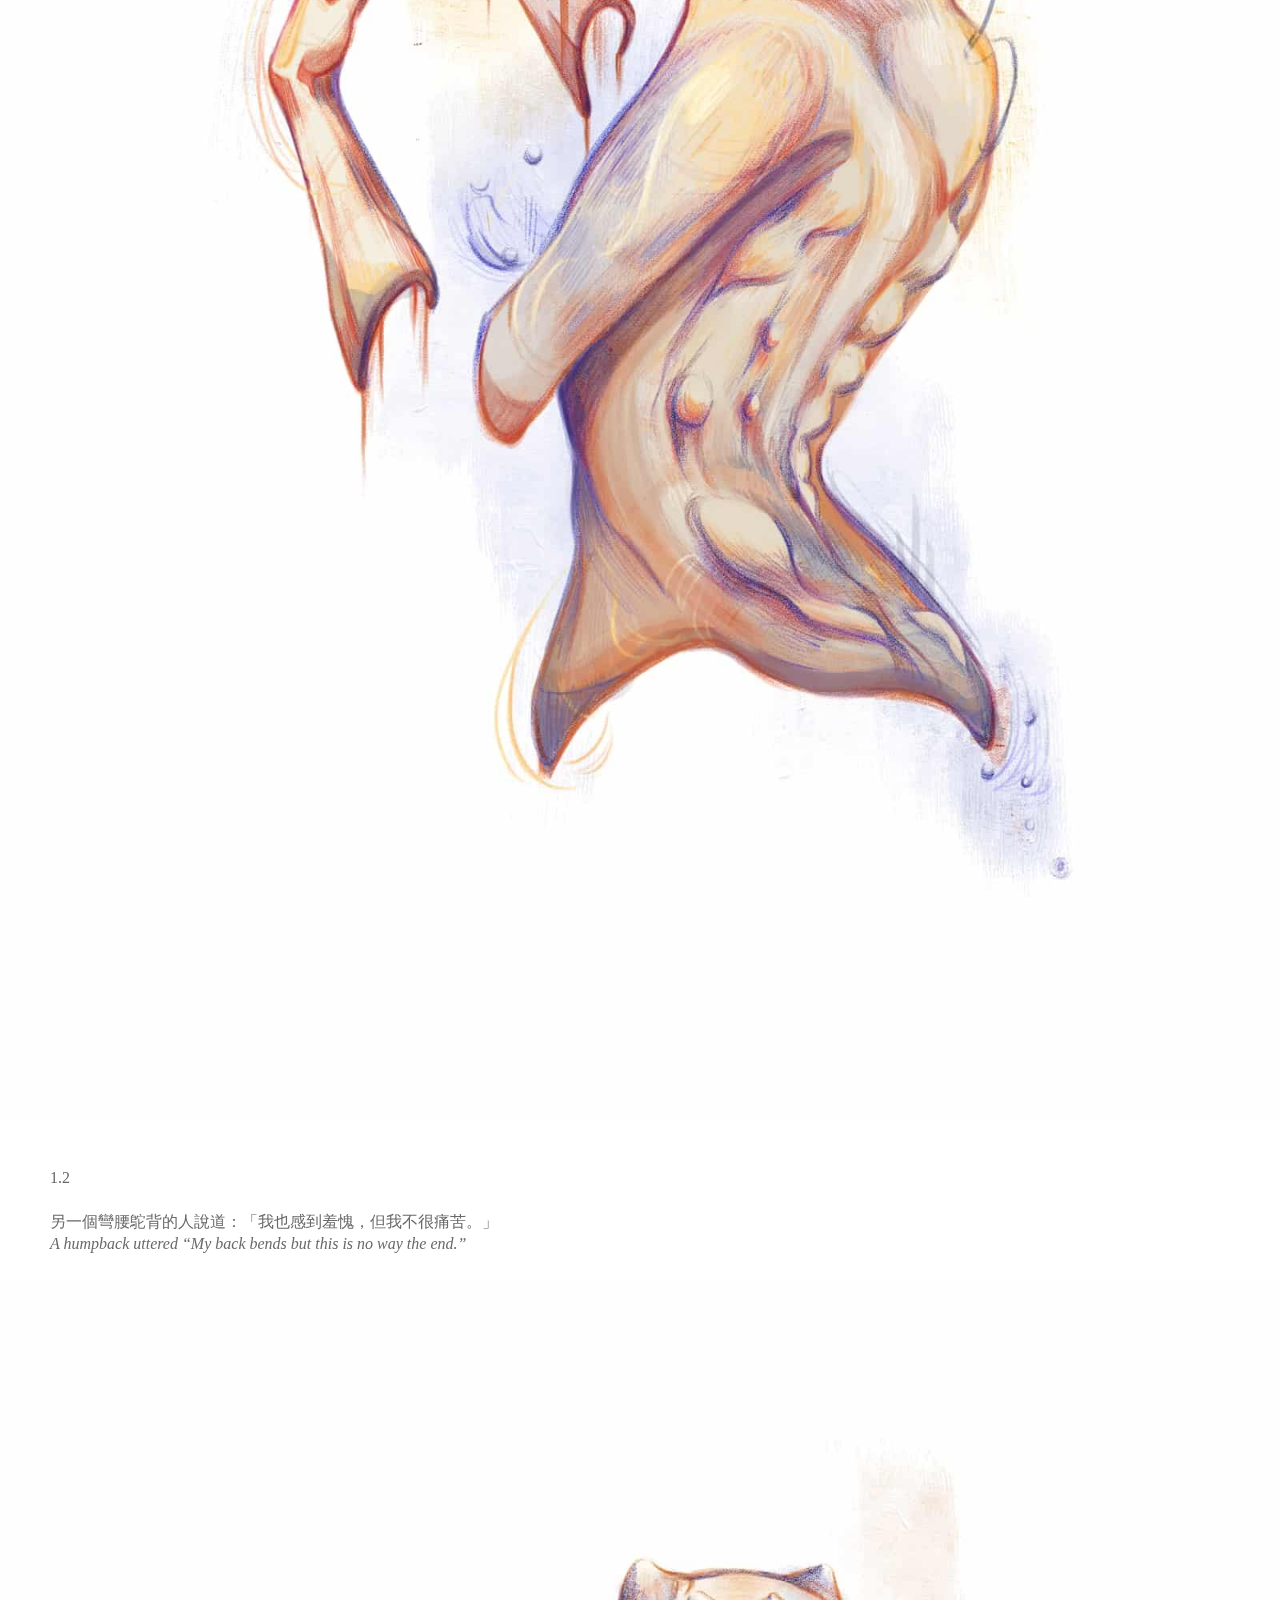
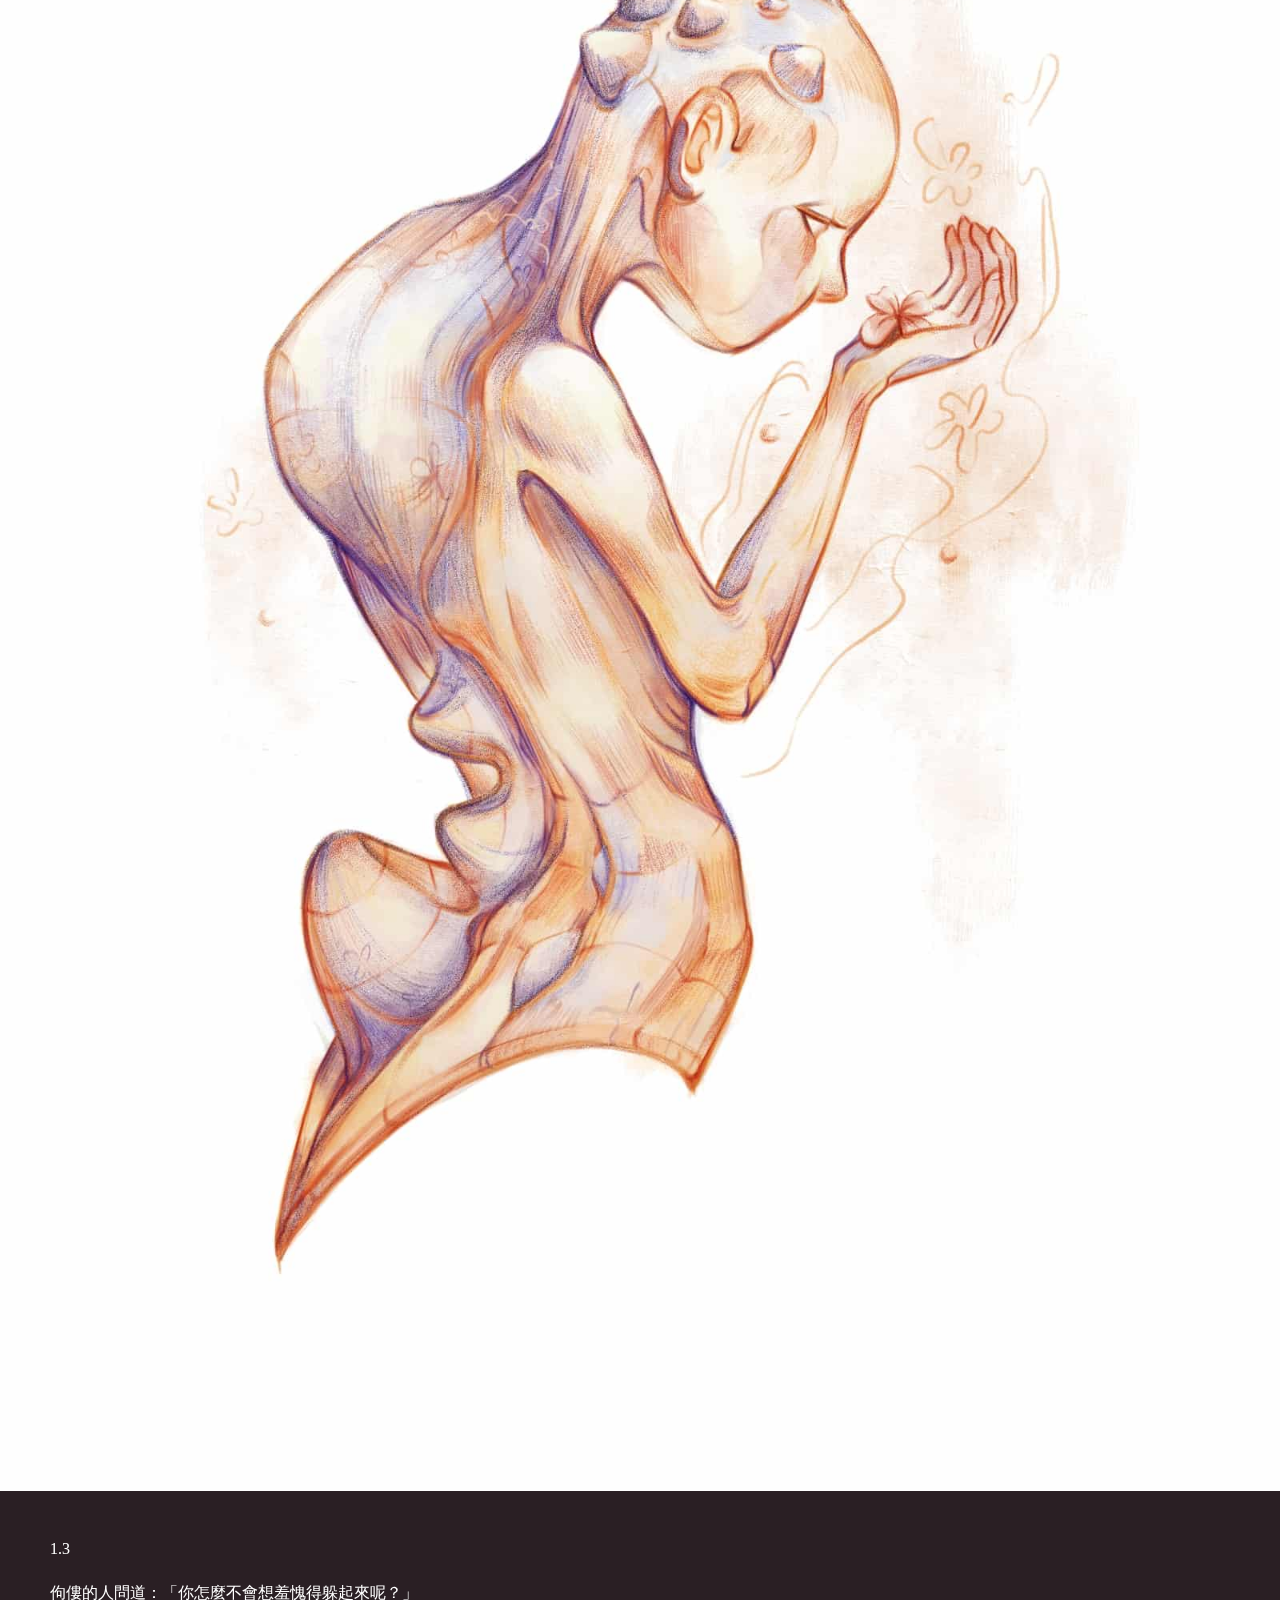
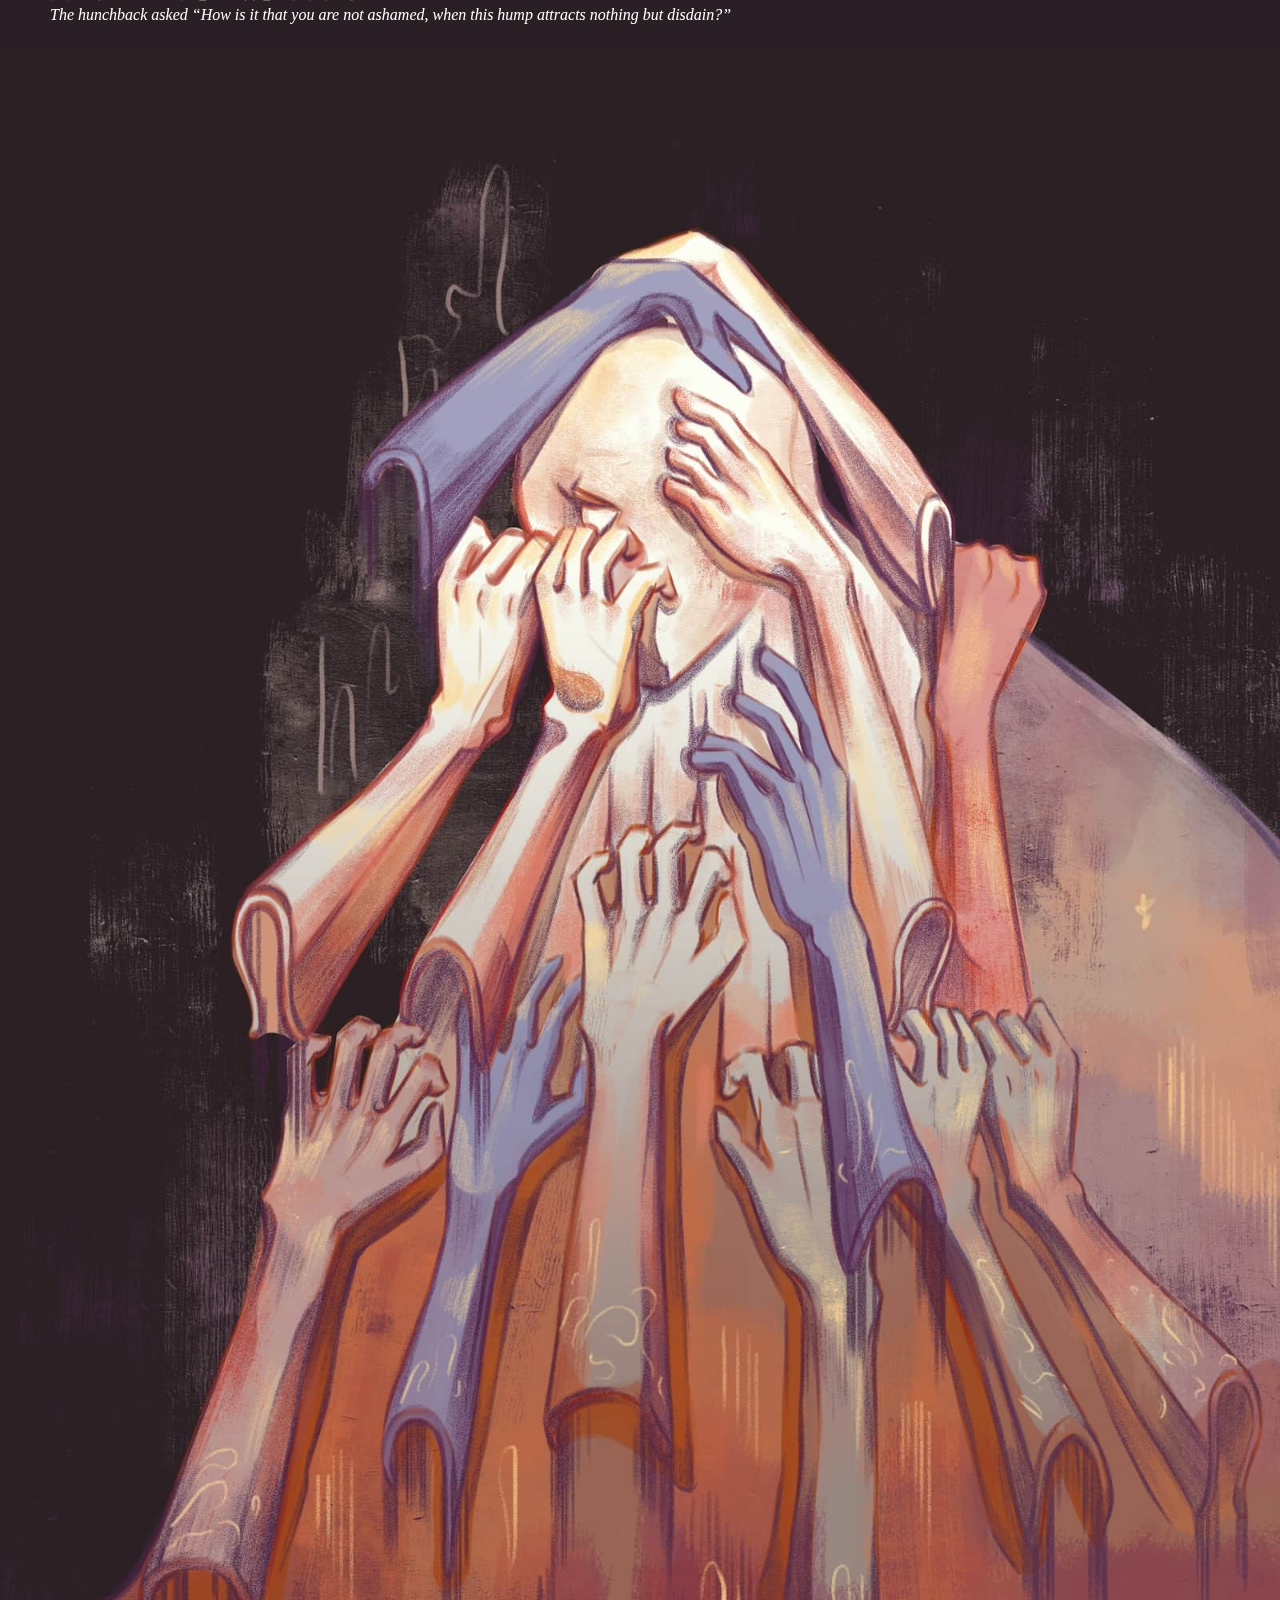
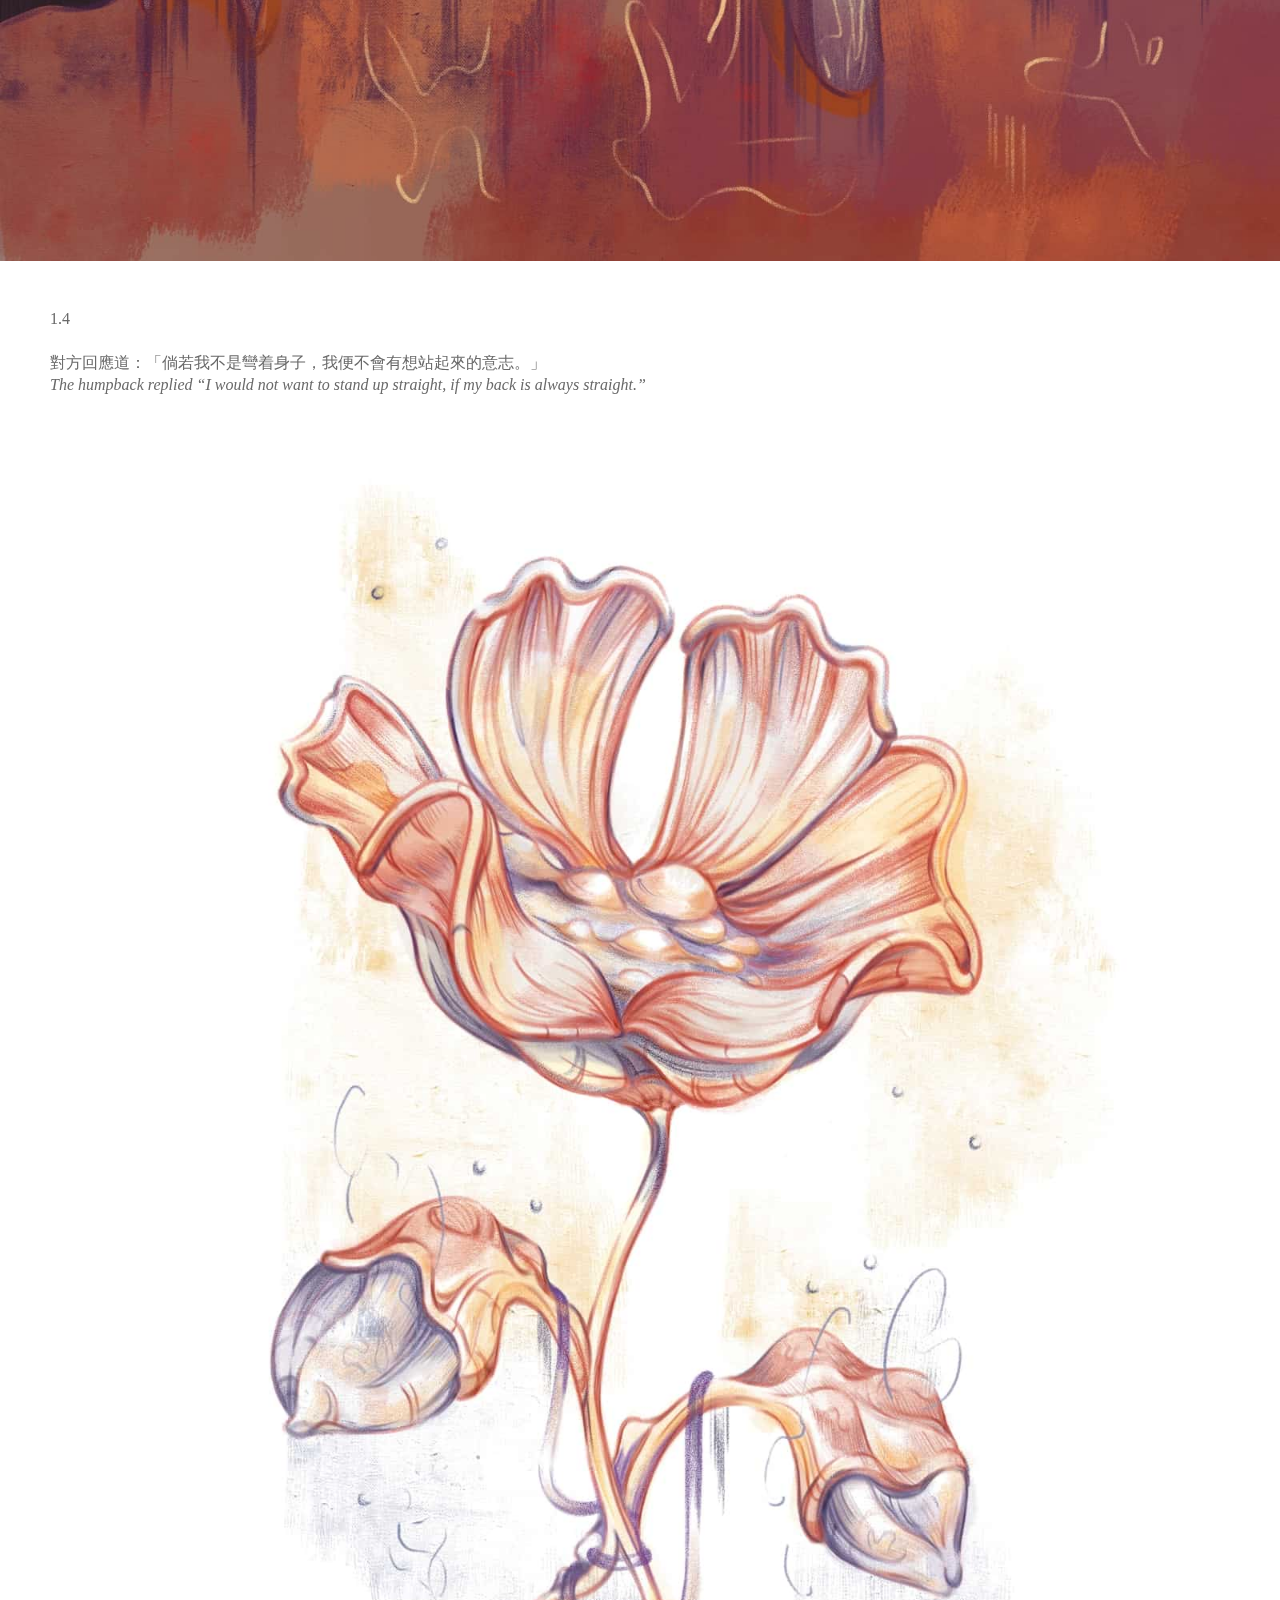
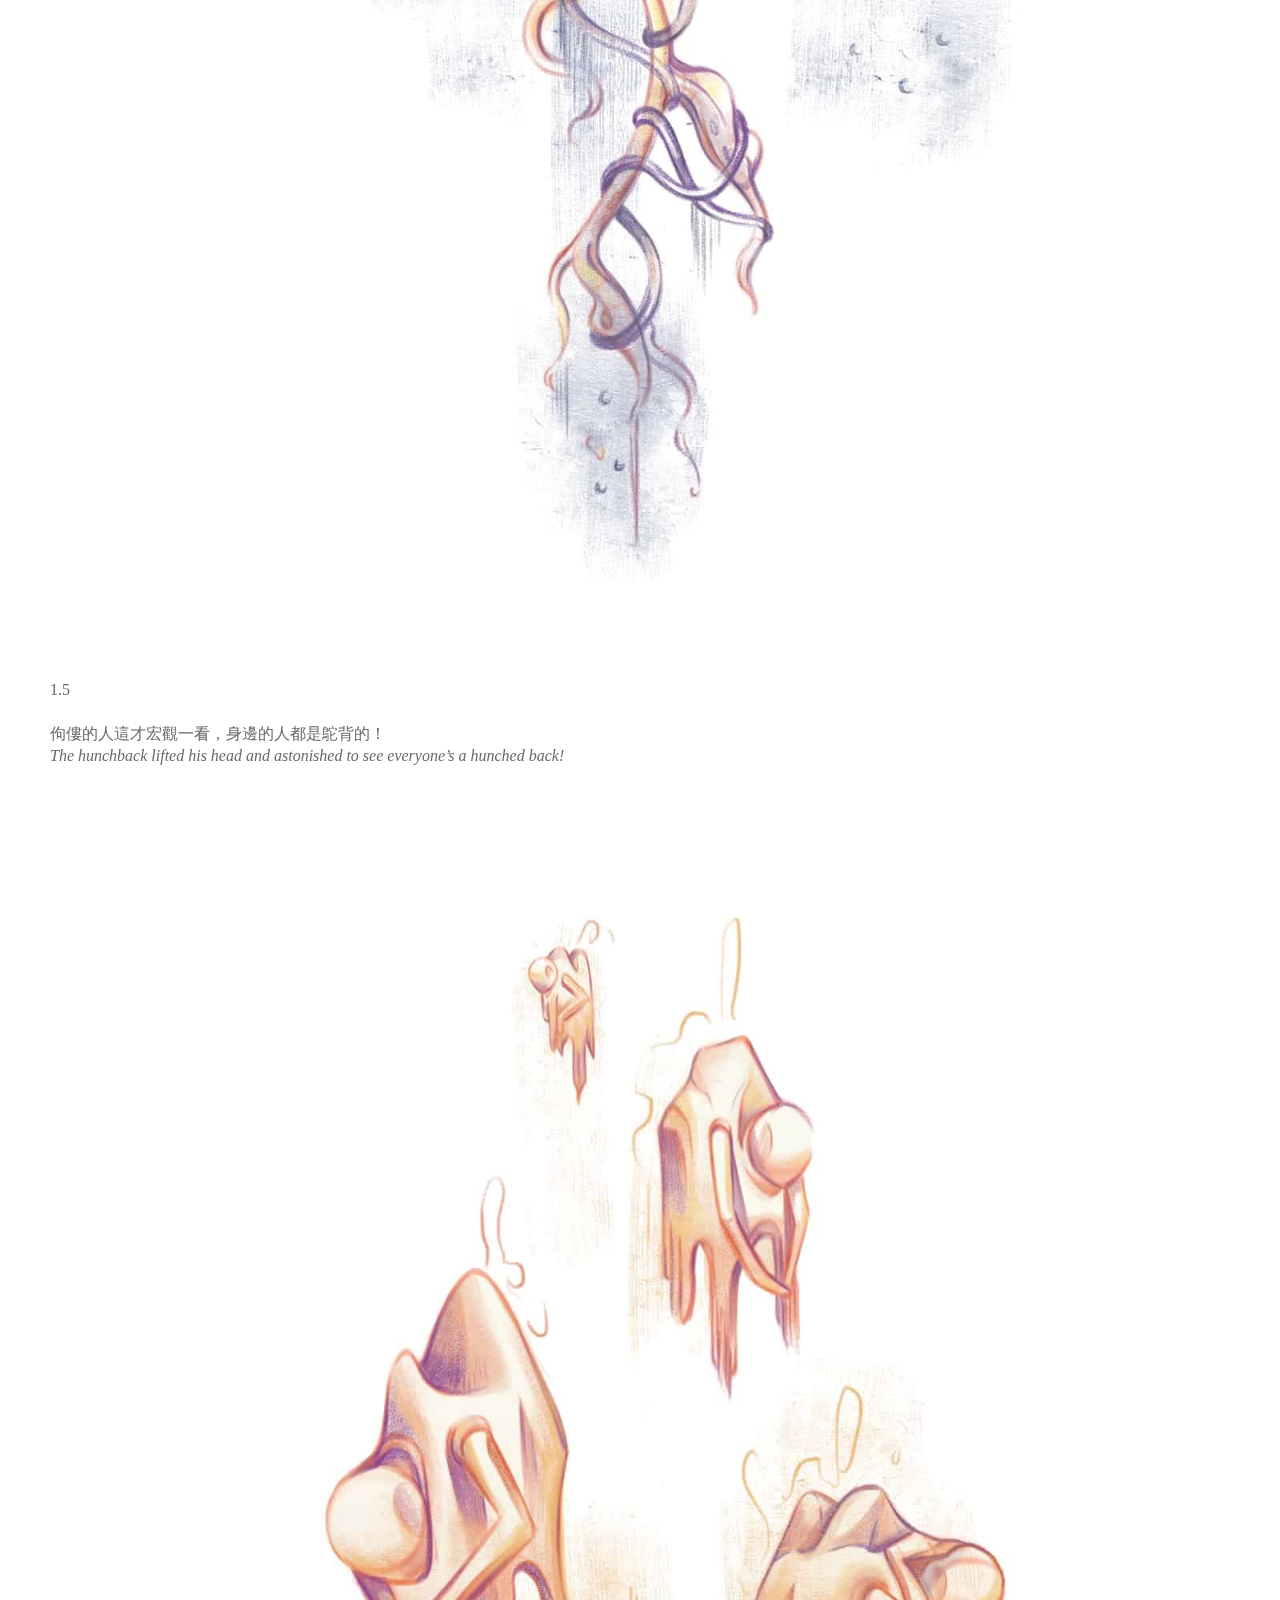
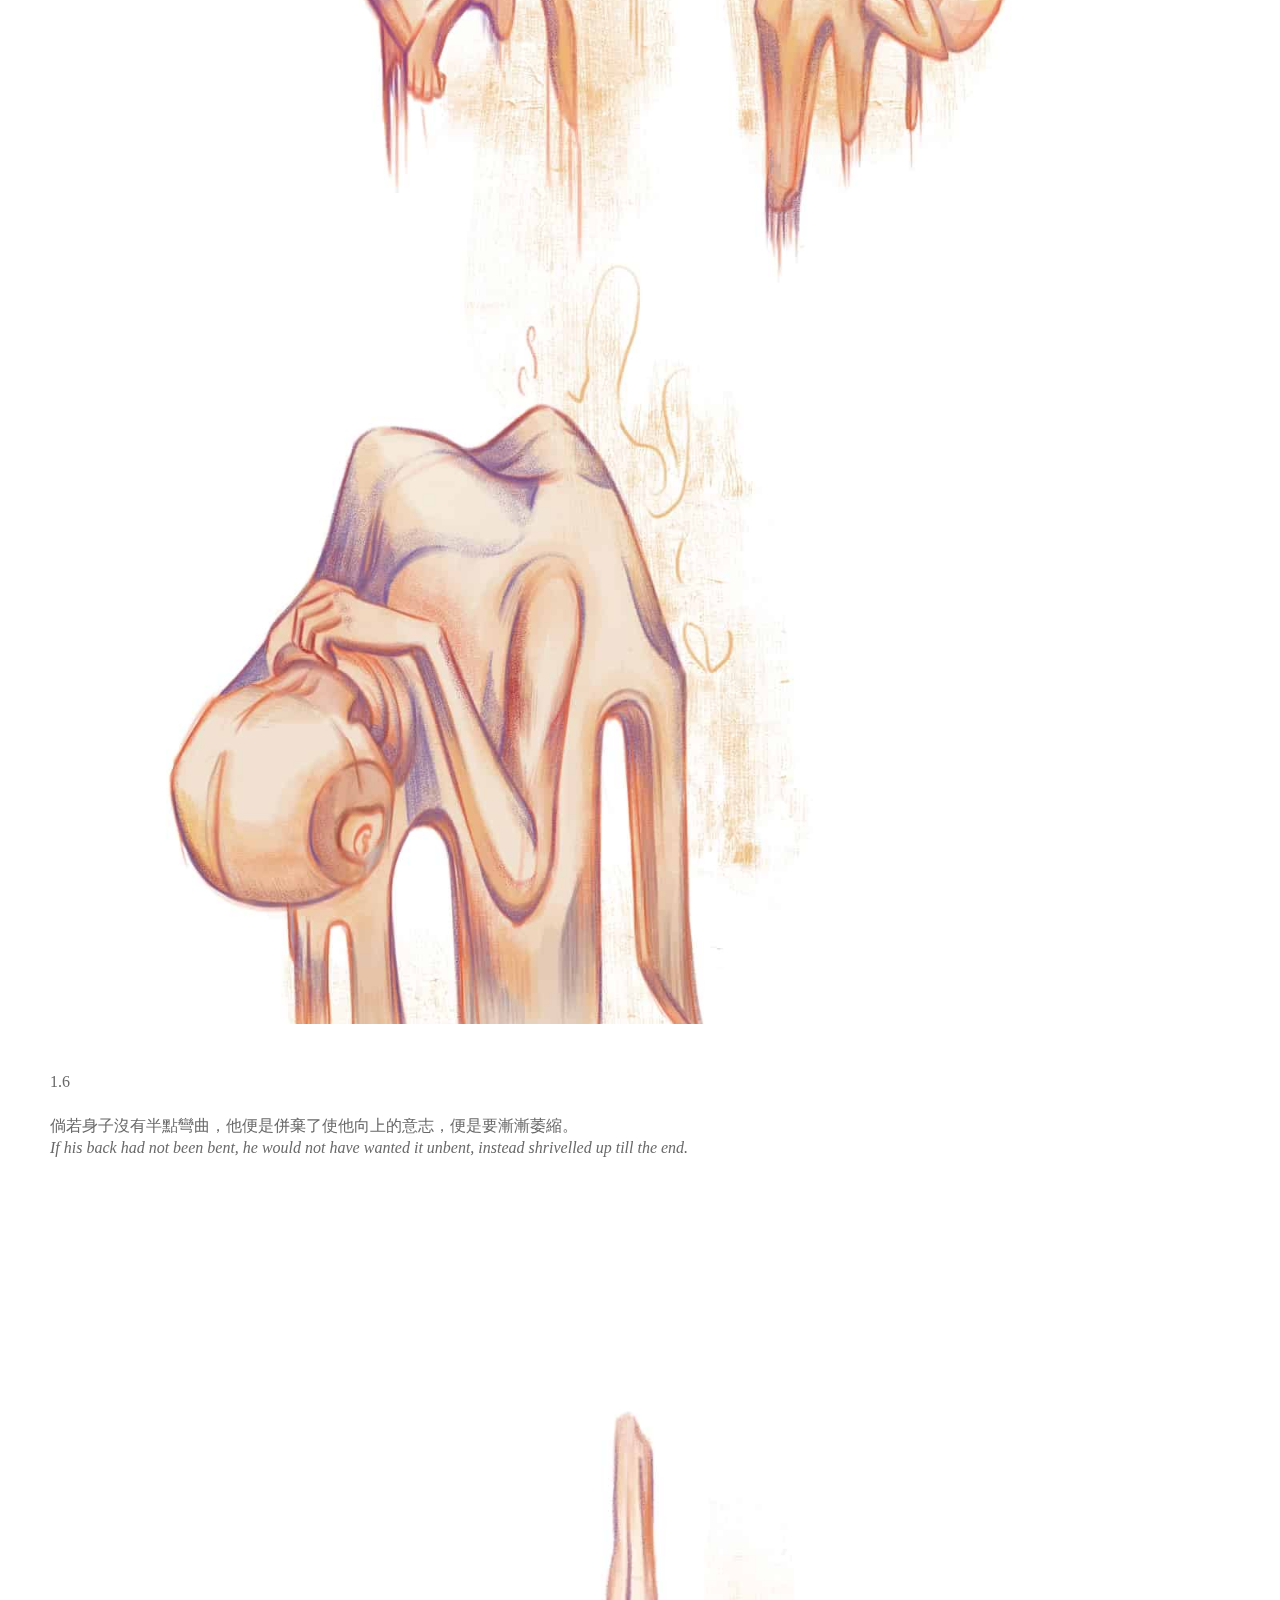
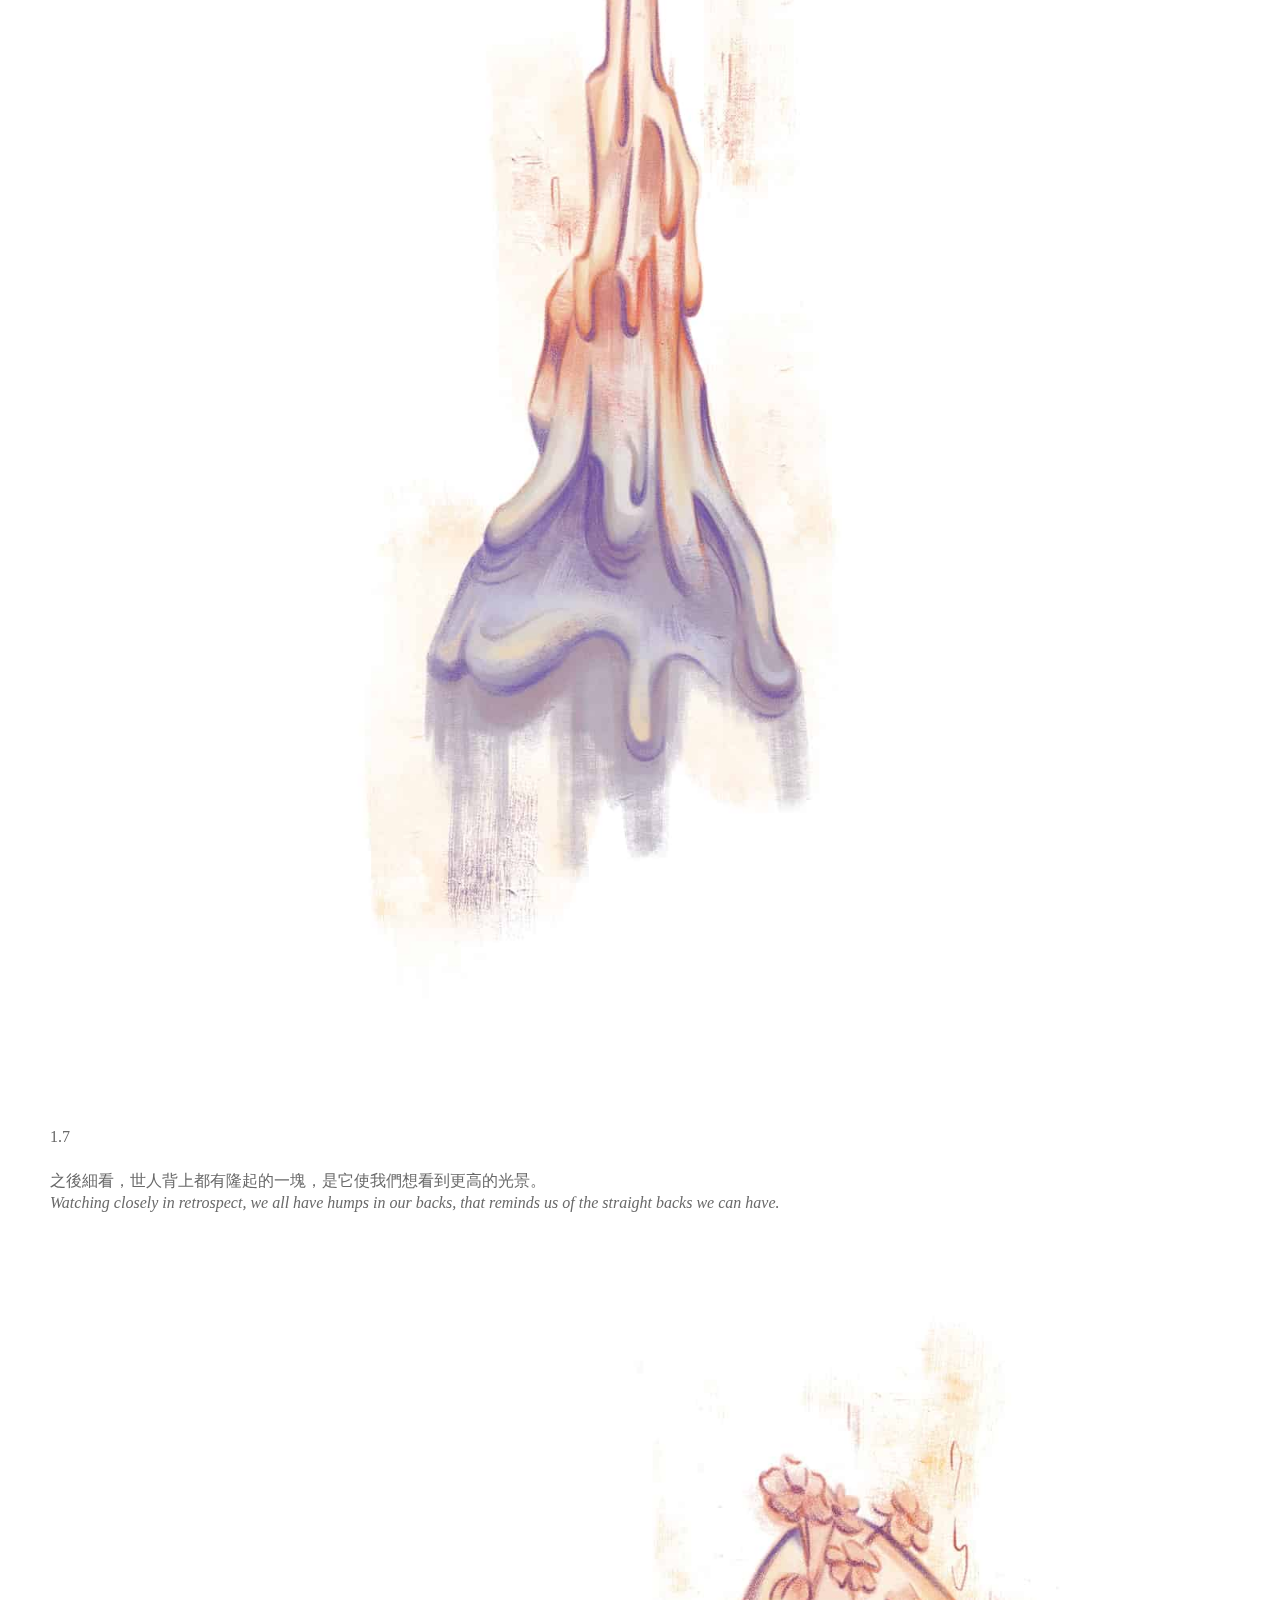
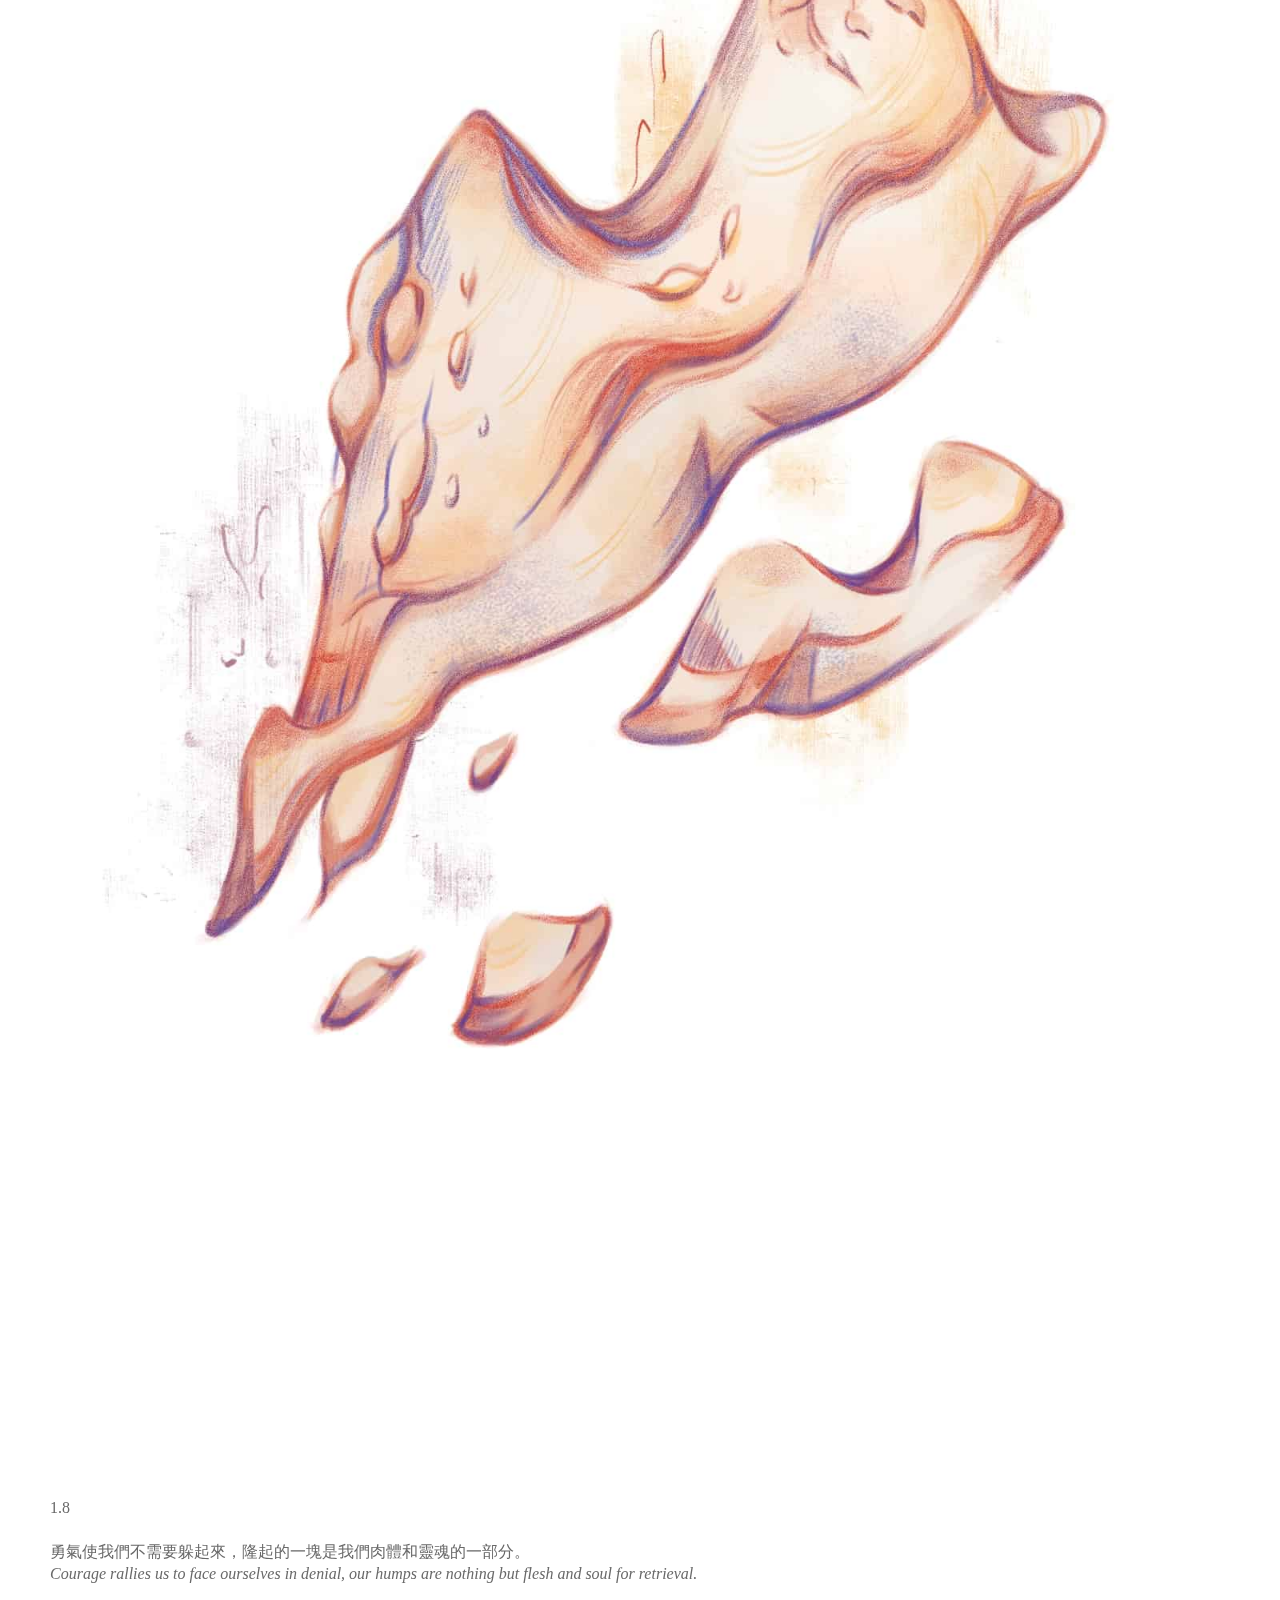
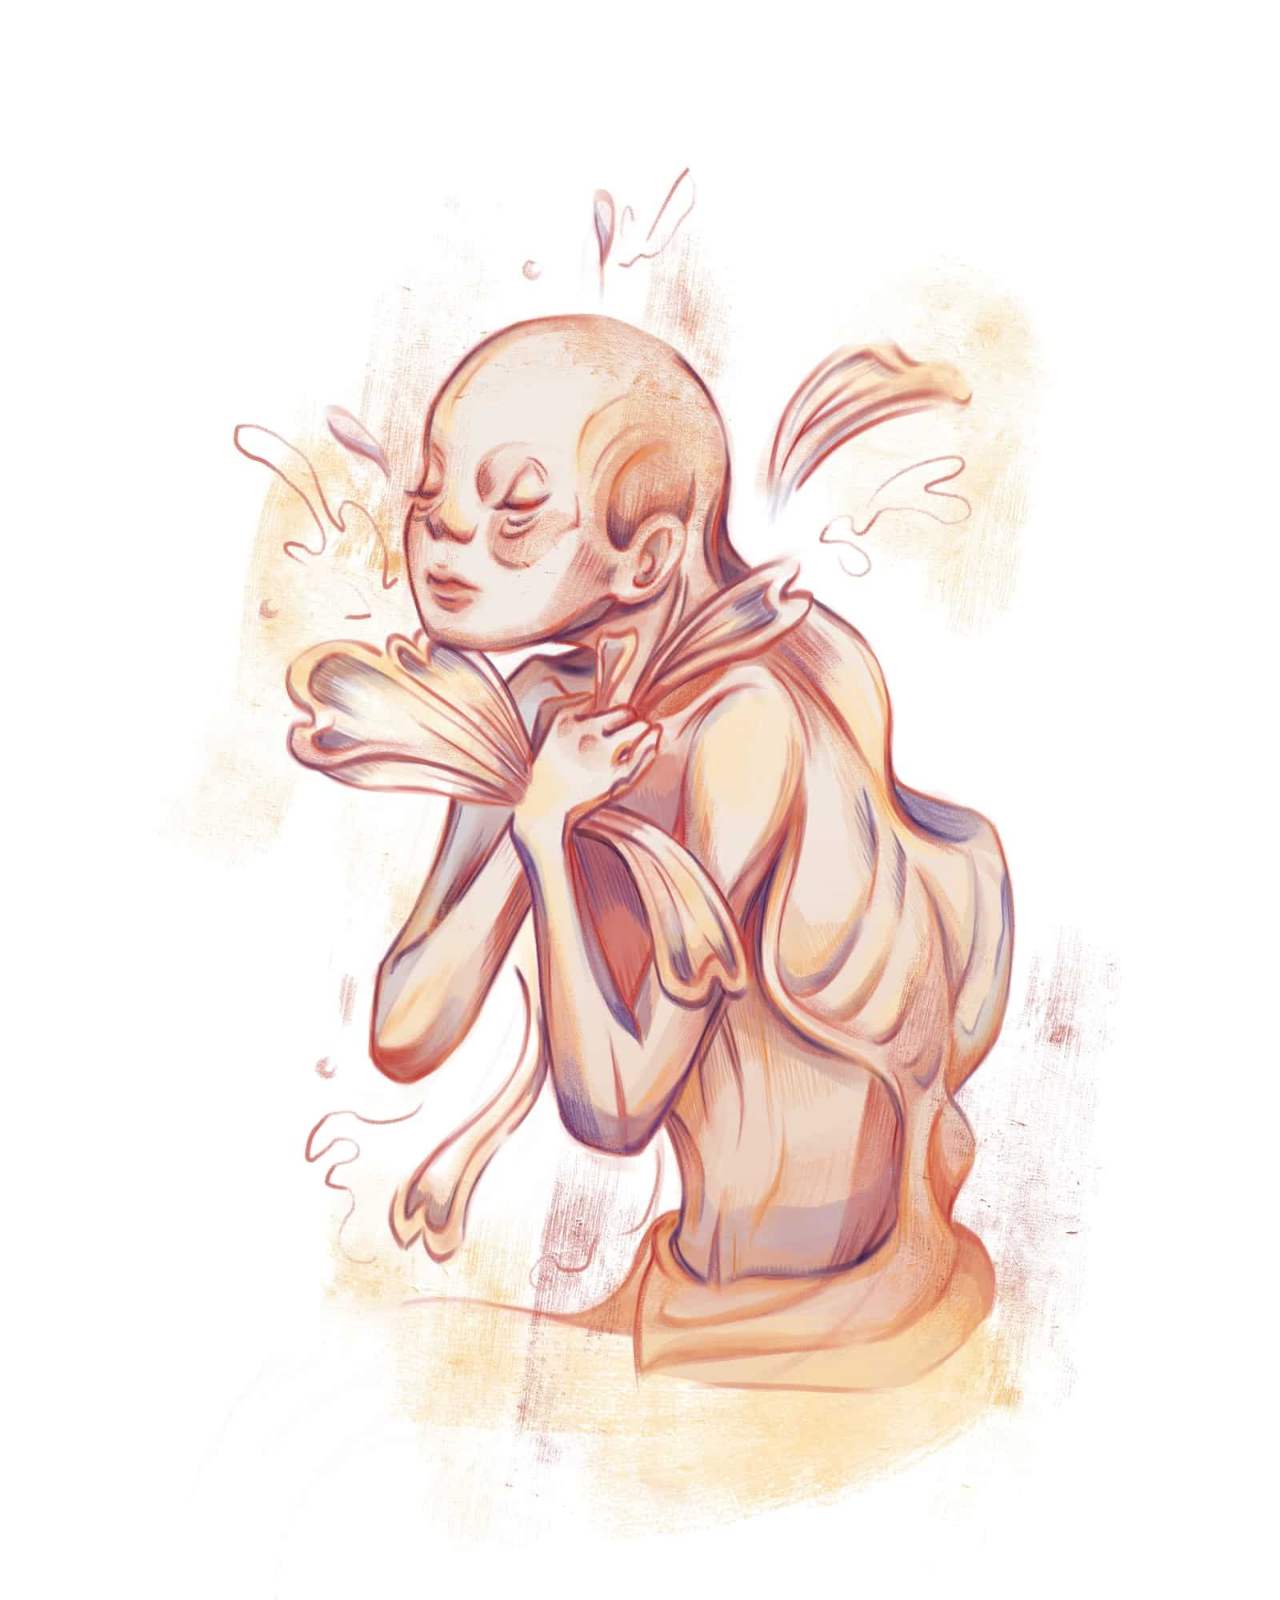
<file: bian-er-inferiority.html>
<!DOCTYPE html><!--  This site was created in Webflow. http://www.webflow.com  -->
<!--  Last Published: Fri Jun 18 2021 03:28:23 GMT+0000 (Coordinated Universal Time)  -->
<html data-wf-page="60a2716a1739825ae9c877d1" data-wf-site="608eac4e8999741d56aeeb20">
<head>
  <meta charset="utf-8">
  <title>變二_Inferiority</title>
  <meta content="變二_Inferiority" property="og:title">
  <meta content="變二_Inferiority" property="twitter:title">
  <meta content="width=device-width, initial-scale=1" name="viewport">
  <meta content="Webflow" name="generator">
  <link href="css/normalize.css" rel="stylesheet" type="text/css">
  <link href="css/webflow.css" rel="stylesheet" type="text/css">
  <link href="css/gracillustrates.webflow.css" rel="stylesheet" type="text/css">
  <!-- [if lt IE 9]><script src="https://cdnjs.cloudflare.com/ajax/libs/html5shiv/3.7.3/html5shiv.min.js" type="text/javascript"></script><![endif] -->
  <script type="text/javascript">!function(o,c){var n=c.documentElement,t=" w-mod-";n.className+=t+"js",("ontouchstart"in o||o.DocumentTouch&&c instanceof DocumentTouch)&&(n.className+=t+"touch")}(window,document);</script>
  <link href="images/favicon.ico" rel="shortcut icon" type="image/x-icon">
  <link href="images/webclip.png" rel="apple-touch-icon">
</head>
<body>
  <div data-animation="slide" data-duration="500" data-infinite="1" class="slider-4 w-slider">
    <div class="w-slider-mask">
      <div class="slide-10 w-slide">
        <div data-collapse="medium" data-animation="default" data-duration="400" role="banner" class="navbar-2 w-nav">
          <a href="old-home.html" class="link-block w-inline-block"></a>
          <nav role="navigation" class="nav-menu w-nav-menu">
            <a href="bian-er-failure.html" class="nav-link-8 w-nav-link"><span class="text-span-7">Failure</span></a>
            <a href="bian-er-depressed.html" class="nav-link-9 w-nav-link"><span class="text-span-7">Solitude</span></a>
            <a href="bian-er-solitude.html" class="nav-link-10 w-nav-link">Depressed</a>
          </nav>
          <div class="menu-button w-nav-button">
            <div class="icon-11 w-icon-nav-menu"></div>
          </div>
        </div>
      </div>
      <div class="slide-11 w-slide">
        <div data-collapse="medium" data-animation="default" data-duration="400" role="banner" class="navbar-2 w-nav">
          <a href="old-home.html" class="link-block w-inline-block"></a>
          <nav role="navigation" class="w-nav-menu">
            <a href="bian-er-failure.html" class="nav-link-8 w-nav-link"><span class="text-span-7">Failure</span></a>
            <a href="bian-er-depressed.html" class="nav-link-9 w-nav-link"><span class="text-span-7">Solitude</span></a>
            <a href="bian-er-solitude.html" class="nav-link-10 w-nav-link">Depressed</a>
          </nav>
          <div class="w-nav-button">
            <div class="icon-12 w-icon-nav-menu"></div>
          </div>
        </div>
      </div>
    </div>
    <div class="left-arrow w-slider-arrow-left">
      <div class="w-icon-slider-left"></div>
    </div>
    <div class="right-arrow w-slider-arrow-right">
      <div class="w-icon-slider-right"></div>
    </div>
    <div class="w-slider-nav w-round"></div>
  </div>
  <div class="section-17">
    <div class="text-block-10"><span class="text-span-3"><br>1.1<br><br>佝僂的人說：「背後隆起的部份使我羞愧，我嘗試過板起身子，我很痛苦。」<br><em>A hunchback muttered “My back is bent and my life is spent.”</em></span><br></div><img src="images/Inferiority_1.jpg" loading="lazy" sizes="100vw" srcset="images/Inferiority_1-p-500.jpeg 500w, images/Inferiority_1-p-800.jpeg 800w, images/Inferiority_1-p-1080.jpeg 1080w, images/Inferiority_1-p-1600.jpeg 1600w, images/Inferiority_1-p-2000.jpeg 2000w, images/Inferiority_1-p-2600.jpeg 2600w, images/Inferiority_1-p-3200.jpeg 3200w, images/Inferiority_1.jpg 3508w" alt="">
  </div>
  <div class="section-18">
    <div class="text-block-10"><span class="text-span-3"><br>1.2<br><br>另一個彎腰鴕背的人說道：「我也感到羞愧，但我不很痛苦。」<br>‍<em>A humpback uttered “My back bends but this is no way the end.”</em></span><br></div><img src="images/Inferiority_2.jpg" loading="lazy" sizes="100vw" srcset="images/Inferiority_2-p-500.jpeg 500w, images/Inferiority_2-p-800.jpeg 800w, images/Inferiority_2-p-1080.jpeg 1080w, images/Inferiority_2-p-1600.jpeg 1600w, images/Inferiority_2-p-2000.jpeg 2000w, images/Inferiority_2-p-2600.jpeg 2600w, images/Inferiority_2-p-3200.jpeg 3200w, images/Inferiority_2.jpg 3508w" alt="">
  </div>
  <div class="section-19">
    <div class="text-block-10"><span class="text-span-3"><br></span><span class="text-span-9">1.3<br><br>佝僂的人問道：「你怎麼不會想羞愧得躲起來呢？」<br>‍<em>The hunchback asked “How is it that you are not ashamed, when this hump attracts nothing but disdain?” </em></span><br></div><img src="images/Inferiority-3.jpg" loading="lazy" sizes="100vw" srcset="images/Inferiority-3-p-500.jpeg 500w, images/Inferiority-3-p-800.jpeg 800w, images/Inferiority-3-p-1080.jpeg 1080w, images/Inferiority-3-p-1600.jpeg 1600w, images/Inferiority-3-p-2000.jpeg 2000w, images/Inferiority-3-p-2600.jpeg 2600w, images/Inferiority-3-p-3200.jpeg 3200w, images/Inferiority-3.jpg 3508w" alt="">
  </div>
  <div class="section-20">
    <div class="text-block-10"><span class="text-span-3"><br></span><span>1.4<br><br>對方回應道：「倘若我不是彎着身子，我便不會有想站起來的意志。」<br>‍<em>The humpback replied “I would not want to stand up straight, if my back is always straight.”</em></span><br></div><img src="images/inferiority_flower.jpg" loading="lazy" sizes="100vw" srcset="images/inferiority_flower-p-500.jpeg 500w, images/inferiority_flower-p-800.jpeg 800w, images/inferiority_flower-p-1080.jpeg 1080w, images/inferiority_flower-p-1600.jpeg 1600w, images/inferiority_flower-p-2000.jpeg 2000w, images/inferiority_flower-p-2600.jpeg 2600w, images/inferiority_flower-p-3200.jpeg 3200w, images/inferiority_flower.jpg 3508w" alt="">
  </div>
  <div class="section-21">
    <div class="text-block-10"><span class="text-span-3"><br></span><span>1.5<br><br>佝僂的人這才宏觀一看，身邊的人都是鴕背的！<br>‍<em>The hunchback lifted his head and astonished to see everyone’s a hunched back!</em></span><span class="text-span-3"><em><br></em></span><br></div><img src="images/Inferiority-5.jpg" loading="lazy" sizes="100vw" srcset="images/Inferiority-5-p-500.jpeg 500w, images/Inferiority-5-p-800.jpeg 800w, images/Inferiority-5-p-1080.jpeg 1080w, images/Inferiority-5-p-1600.jpeg 1600w, images/Inferiority-5-p-2000.jpeg 2000w, images/Inferiority-5-p-2600.jpeg 2600w, images/Inferiority-5-p-3200.jpeg 3200w, images/Inferiority-5.jpg 3508w" alt="">
  </div>
  <div class="section-22">
    <div class="text-block-10"><span class="text-span-3"><br></span><span>1.6<br><br>倘若身子沒有半點彎曲，他便是併棄了使他向上的意志，便是要漸漸萎縮。<br>‍<em>If his back had not been bent, he would not have wanted it unbent, instead shrivelled up till the end.</em></span><br></div><img src="images/Inferiority_5_web.jpg" loading="lazy" sizes="100vw" srcset="images/Inferiority_5_web-p-500.jpeg 500w, images/Inferiority_5_web-p-800.jpeg 800w, images/Inferiority_5_web-p-1080.jpeg 1080w, images/Inferiority_5_web-p-1600.jpeg 1600w, images/Inferiority_5_web-p-2000.jpeg 2000w, images/Inferiority_5_web-p-2600.jpeg 2600w, images/Inferiority_5_web-p-3200.jpeg 3200w, images/Inferiority_5_web.jpg 3508w" alt="">
  </div>
  <div class="section-23">
    <div class="text-block-10"><span class="text-span-3"><br></span><span>1.7<br><br>之後細看，世人背上都有隆起的一塊，是它使我們想看到更高的光景。<br><em>Watching closely in retrospect, we all have humps in our backs, that reminds us of the straight backs we can have.</em></span><br></div><img src="images/Inferiority_6.jpg" loading="lazy" sizes="100vw" srcset="images/Inferiority_6-p-500.jpeg 500w, images/Inferiority_6-p-800.jpeg 800w, images/Inferiority_6-p-1080.jpeg 1080w, images/Inferiority_6-p-1600.jpeg 1600w, images/Inferiority_6-p-2000.jpeg 2000w, images/Inferiority_6-p-2600.jpeg 2600w, images/Inferiority_6-p-3200.jpeg 3200w, images/Inferiority_6.jpg 3508w" alt="">
  </div>
  <div class="section-24">
    <div class="text-block-10"><span class="text-span-3"><br></span><span>1.8<br><br>勇氣使我們不需要躲起來，隆起的一塊是我們肉體和靈魂的一部分。<br>‍<em>Courage rallies us to face ourselves in denial, our humps are nothing but flesh and soul for retrieval.</em></span><br></div><img src="images/Inferiority_7.jpg" loading="lazy" sizes="100vw" srcset="images/Inferiority_7-p-500.jpeg 500w, images/Inferiority_7-p-800.jpeg 800w, images/Inferiority_7-p-1080.jpeg 1080w, images/Inferiority_7-p-1600.jpeg 1600w, images/Inferiority_7-p-2000.jpeg 2000w, images/Inferiority_7-p-2600.jpeg 2600w, images/Inferiority_7-p-3200.jpeg 3200w, images/Inferiority_7.jpg 3508w" alt="">
  </div>
  <div class="section-25"><img src="images/web_2.0-Inferiority-.png" loading="lazy" width="97" alt="" class="image-17">
    <div class="text-block-14"><span class="inf-last">在這個彎腰駝背的世代裡，你會選擇如何面對自己的佝僂？<br><em>In this world of humps, how will you face your humps?</em></span></div>
  </div>
  <div class="section-26">
    <a href="bian-er-failure.html" class="link-3">Failure</a>
    <a href="bian-er-depressed.html" class="link-3">Solitude</a>
    <a href="bian-er-solitude.html" class="link-3">Depressed</a>
  </div>
  <script src="https://d3e54v103j8qbb.cloudfront.net/js/jquery-3.5.1.min.dc5e7f18c8.js?site=608eac4e8999741d56aeeb20" type="text/javascript" integrity="sha256-9/aliU8dGd2tb6OSsuzixeV4y/faTqgFtohetphbbj0=" crossorigin="anonymous"></script>
  <script src="js/webflow.js" type="text/javascript"></script>
  <!-- [if lte IE 9]><script src="https://cdnjs.cloudflare.com/ajax/libs/placeholders/3.0.2/placeholders.min.js"></script><![endif] -->
</body>
</html>
</file>
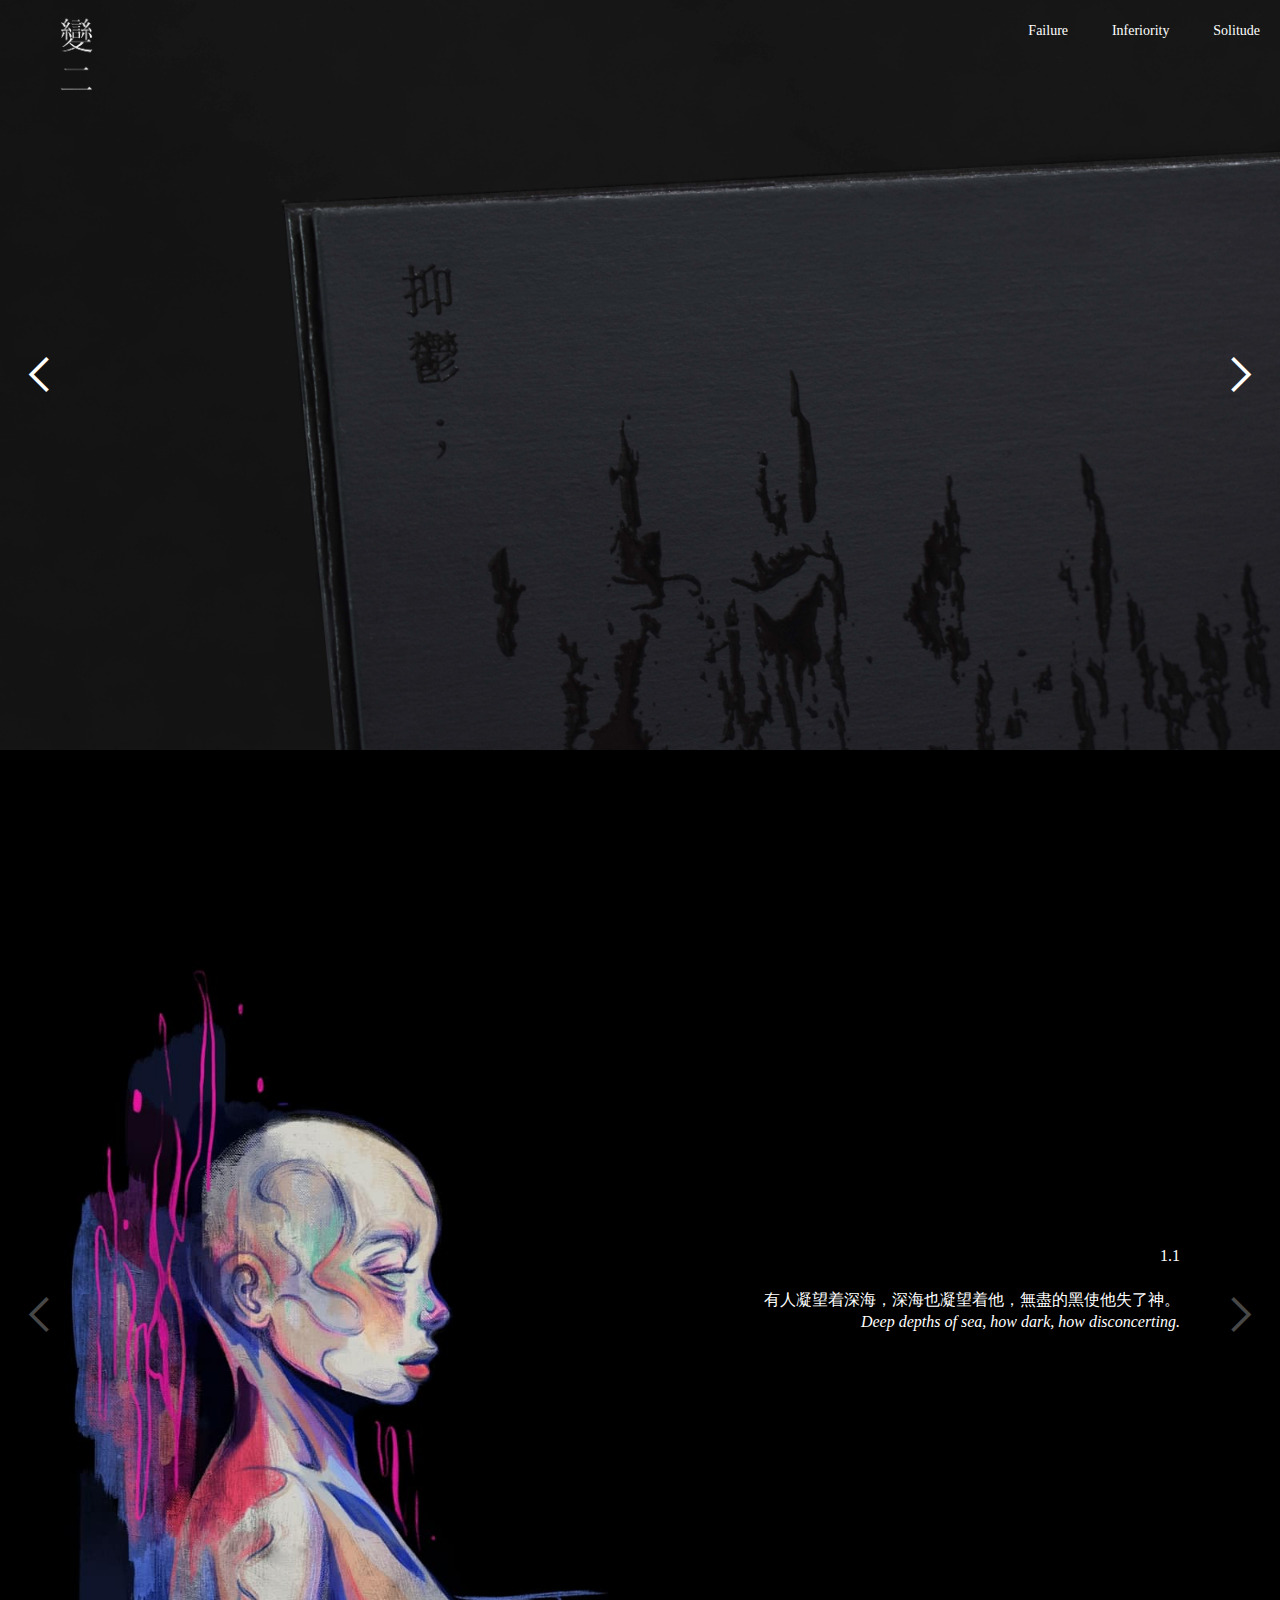
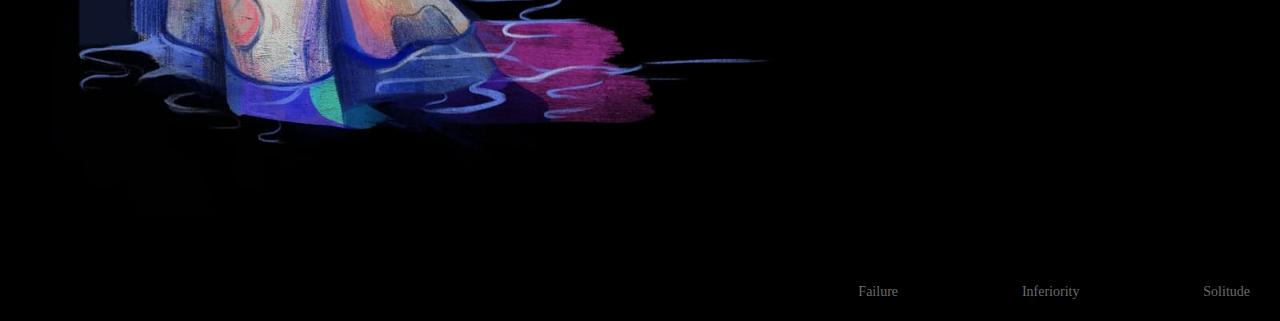
<file: bian-er-solitude.html>
<!DOCTYPE html><!--  This site was created in Webflow. http://www.webflow.com  -->
<!--  Last Published: Fri Jun 18 2021 03:28:23 GMT+0000 (Coordinated Universal Time)  -->
<html data-wf-page="60a2718e5463aa1fb443daa2" data-wf-site="608eac4e8999741d56aeeb20">
<head>
  <meta charset="utf-8">
  <title>變二_Solitude</title>
  <meta content="變二_Solitude" property="og:title">
  <meta content="變二_Solitude" property="twitter:title">
  <meta content="width=device-width, initial-scale=1" name="viewport">
  <meta content="Webflow" name="generator">
  <link href="css/normalize.css" rel="stylesheet" type="text/css">
  <link href="css/webflow.css" rel="stylesheet" type="text/css">
  <link href="css/gracillustrates.webflow.css" rel="stylesheet" type="text/css">
  <!-- [if lt IE 9]><script src="https://cdnjs.cloudflare.com/ajax/libs/html5shiv/3.7.3/html5shiv.min.js" type="text/javascript"></script><![endif] -->
  <script type="text/javascript">!function(o,c){var n=c.documentElement,t=" w-mod-";n.className+=t+"js",("ontouchstart"in o||o.DocumentTouch&&c instanceof DocumentTouch)&&(n.className+=t+"touch")}(window,document);</script>
  <link href="images/favicon.ico" rel="shortcut icon" type="image/x-icon">
  <link href="images/webclip.png" rel="apple-touch-icon">
</head>
<body>
  <div data-animation="slide" data-duration="500" data-infinite="1" class="slider-8 w-slider">
    <div class="w-slider-mask">
      <div class="slide-23 w-slide">
        <div data-collapse="medium" data-animation="default" data-duration="400" role="banner" class="navbar-6 w-nav">
          <a href="old-home.html" class="link-block-6 w-inline-block"></a>
          <nav role="navigation" class="w-nav-menu">
            <a href="bian-er-failure.html" class="w-nav-link"><span class="text-span-7">Failure</span></a>
            <a href="bian-er-inferiority.html" class="w-nav-link"><span class="text-span-7">Inferiority</span></a>
            <a href="bian-er-depressed.html" class="w-nav-link"><span class="text-span-12">Solitude</span></a>
          </nav>
          <div class="w-nav-button">
            <div class="w-icon-nav-menu"></div>
          </div>
        </div>
      </div>
      <div class="slide-24 w-slide">
        <div data-collapse="medium" data-animation="default" data-duration="400" role="banner" class="navbar-6 w-nav">
          <nav role="navigation" class="w-nav-menu">
            <a href="bian-er-failure.html" class="nav-link-8 w-nav-link"><span class="text-span-7">Failure</span></a>
            <a href="bian-er-depressed.html" class="nav-link-9 w-nav-link"><span class="text-span-7">Solitude</span></a>
            <a href="bian-er-solitude.html" aria-current="page" class="nav-link-10 w-nav-link w--current">Depressed</a>
          </nav>
          <div class="w-nav-button">
            <div class="w-icon-nav-menu"></div>
          </div>
          <a href="#" class="link-block-6 w-inline-block"></a>
        </div>
      </div>
    </div>
    <div class="left-arrow-2 w-slider-arrow-left">
      <div class="w-icon-slider-left"></div>
    </div>
    <div class="right-arrow-2 w-slider-arrow-right">
      <div class="w-icon-slider-right"></div>
    </div>
    <div class="w-slider-nav w-round"></div>
  </div>
  <div class="section-30">
    <div data-animation="slide" data-duration="500" data-infinite="1" class="slider-9 w-slider">
      <div class="mask w-slider-mask">
        <div class="slide-19 w-slide">
          <div class="text-block-17">1.1<br><br>有人凝望着深海，深海也凝望着他，無盡的黑使他失了神。<br><em>Deep depths of sea, how dark, how disconcerting.</em><span class="text-span-2"><br></span><br></div><img src="images/Depressed_01_web.jpg" loading="lazy" data-w-id="282744c3-b82b-5e86-a775-f64a7d5a6b5b" sizes="100vw" srcset="images/Depressed_01_web-p-800.jpeg 800w, images/Depressed_01_web-p-1080.jpeg 1080w, images/Depressed_01_web-p-1600.jpeg 1600w, images/Depressed_01_web-p-2000.jpeg 2000w, images/Depressed_01_web-p-2600.jpeg 2600w, images/Depressed_01_web-p-3200.jpeg 3200w, images/Depressed_01_web.jpg 4961w" alt="">
        </div>
        <div class="slide-20 w-slide">
          <div class="text-block-18">1.2<br><br>這個人開始變得僵硬，他嘗試閉上眼，<br><em>Exchanging gazes engulf the soul and being, however hard the hide and fight, <br>‍</em><br>也嘗試別過臉，但靈魂和肉體卻漸漸被黑暗淹沒。<br>‍<em>ocean depths remain to be his plight.</em><span class="text-span-2"><br></span><br></div><img src="images/Depressed_2_web.jpg" loading="lazy" data-w-id="d3b26ecb-da2d-b54b-1d42-5beb75b82b6b" sizes="100vw" srcset="images/Depressed_2_web-p-500.jpeg 500w, images/Depressed_2_web-p-800.jpeg 800w, images/Depressed_2_web-p-1080.jpeg 1080w, images/Depressed_2_web-p-1600.jpeg 1600w, images/Depressed_2_web-p-2000.jpeg 2000w, images/Depressed_2_web-p-2600.jpeg 2600w, images/Depressed_2_web.jpg 4961w" alt="">
        </div>
        <div class="slide-21 w-slide">
          <div class="text-block-20">1.3<br><br>深海不禁起疑：「你難道看不見自己的疲態麼？」<br><em>The sea thus questions “My child, do you not see it is pointless?”</em><span class="text-span-2"><br></span><br></div><img src="images/Depressed_03_webb.jpg" loading="lazy" data-w-id="7a4bbe5e-1534-3f72-05d6-9ff58ad0ba6e" sizes="100vw" srcset="images/Depressed_03_webb-p-800.jpeg 800w, images/Depressed_03_webb-p-1080.jpeg 1080w, images/Depressed_03_webb-p-1600.jpeg 1600w, images/Depressed_03_webb-p-2000.jpeg 2000w, images/Depressed_03_webb-p-2600.jpeg 2600w, images/Depressed_03_webb-p-3200.jpeg 3200w, images/Depressed_03_webb.jpg 4961w" alt="">
        </div>
        <div class="slide-22 w-slide">
          <div class="text-block-18">1.4<br><br>他回應道：「但你的凝視過於深沉，我只能躲避。」<br><em>He replies “Your gaze overwhelms even the dauntless.”</em><span class="text-span-2"><br></span><br></div><img src="images/Depressed_3_web.jpg" loading="lazy" data-w-id="e7a98f55-6bc2-5091-ede8-942a433239cc" sizes="100vw" srcset="images/Depressed_3_web-p-500.jpeg 500w, images/Depressed_3_web-p-800.jpeg 800w, images/Depressed_3_web-p-1080.jpeg 1080w, images/Depressed_3_web-p-1600.jpeg 1600w, images/Depressed_3_web-p-2000.jpeg 2000w, images/Depressed_3_web-p-2600.jpeg 2600w, images/Depressed_3_web-p-3200.jpeg 3200w, images/Depressed_3_web.jpg 4961w" alt="">
        </div>
        <div class="w-slide">
          <div class="text-block-17">1.5<br><br>深海道：「我永遠都只能是深黑的，但你總有照亮自己的方法。」<br><em>Deep depths of sea, how dark, how disconcerting.</em><span class="text-span-2"><br></span><br></div><img src="images/Depressed_5_web.jpg" loading="lazy" data-w-id="aa07bd13-d4dd-18fa-3081-050bbefd30da" sizes="100vw" srcset="images/Depressed_5_web-p-500.jpeg 500w, images/Depressed_5_web-p-800.jpeg 800w, images/Depressed_5_web-p-1080.jpeg 1080w, images/Depressed_5_web-p-1600.jpeg 1600w, images/Depressed_5_web-p-2000.jpeg 2000w, images/Depressed_5_web-p-2600.jpeg 2600w, images/Depressed_5_web-p-3200.jpeg 3200w, images/Depressed_5_web.jpg 4961w" alt="">
        </div>
        <div class="w-slide">
          <div class="text-block-20">1.6<br><br>他這才發現自己的意志，他直視着靈魂和肉體。<br><em>Epiphany struck and he regained his will, the gaze on his flesh. </em><span class="text-span-2"><br></span><br></div><img src="images/Depressed_6_web.jpg" loading="lazy" data-w-id="67ae60ae-28e8-997a-e2d8-e0d8c343c16c" sizes="100vw" srcset="images/Depressed_6_web-p-500.jpeg 500w, images/Depressed_6_web-p-800.jpeg 800w, images/Depressed_6_web-p-1080.jpeg 1080w, images/Depressed_6_web-p-1600.jpeg 1600w, images/Depressed_6_web-p-2000.jpeg 2000w, images/Depressed_6_web-p-2600.jpeg 2600w, images/Depressed_6_web-p-3200.jpeg 3200w, images/Depressed_6_web.jpg 4961w" alt="" class="image-23">
        </div>
        <div class="w-slide">
          <div class="text-block-17">1.7<br><br>身體慢慢散發出微光。<br><em>His body slowly emits soothing but determined rays of light.</em><span class="text-span-2"><br></span><br></div><img src="images/Depressed_07_web.jpg" loading="lazy" data-w-id="2109da59-e0a0-1313-f4fb-f45b87518aed" sizes="100vw" srcset="images/Depressed_07_web-p-500.jpeg 500w, images/Depressed_07_web-p-1080.jpeg 1080w, images/Depressed_07_web-p-1600.jpeg 1600w, images/Depressed_07_web-p-2000.jpeg 2000w, images/Depressed_07_web-p-2600.jpeg 2600w, images/Depressed_07_web-p-3200.jpeg 3200w, images/Depressed_07_web.jpg 4961w" alt="">
        </div>
        <div class="w-slide"><img src="images/web_2.0-Depressed_w.png" loading="lazy" alt="" class="image-24">
          <div class="text-block-20">2.0<br><br>面對深海的漆黑，你會選擇別過臉，閉上眼，抑或是直視你的靈魂與肉體？<br><em>In face of darkness, what would be your sight?</em><span class="text-span-2"><br></span><br></div>
        </div>
      </div>
      <div class="w-slider-arrow-left">
        <div class="icon-7 w-icon-slider-left"></div>
      </div>
      <div class="w-slider-arrow-right">
        <div class="icon-8 w-icon-slider-right"></div>
      </div>
      <div data-w-id="6135d6d1-1dac-5899-eec2-eff255397cf4" class="slide-nav-3 w-slider-nav w-round"></div>
    </div>
  </div>
  <div class="section-32">
    <a href="bian-er-failure.html" class="link-3">Failure</a>
    <a href="bian-er-inferiority.html" class="link-3">Inferiority</a>
    <a href="bian-er-depressed.html" class="link-3">Solitude</a>
  </div>
  <script src="https://d3e54v103j8qbb.cloudfront.net/js/jquery-3.5.1.min.dc5e7f18c8.js?site=608eac4e8999741d56aeeb20" type="text/javascript" integrity="sha256-9/aliU8dGd2tb6OSsuzixeV4y/faTqgFtohetphbbj0=" crossorigin="anonymous"></script>
  <script src="js/webflow.js" type="text/javascript"></script>
  <!-- [if lte IE 9]><script src="https://cdnjs.cloudflare.com/ajax/libs/placeholders/3.0.2/placeholders.min.js"></script><![endif] -->
</body>
</html>
</file>
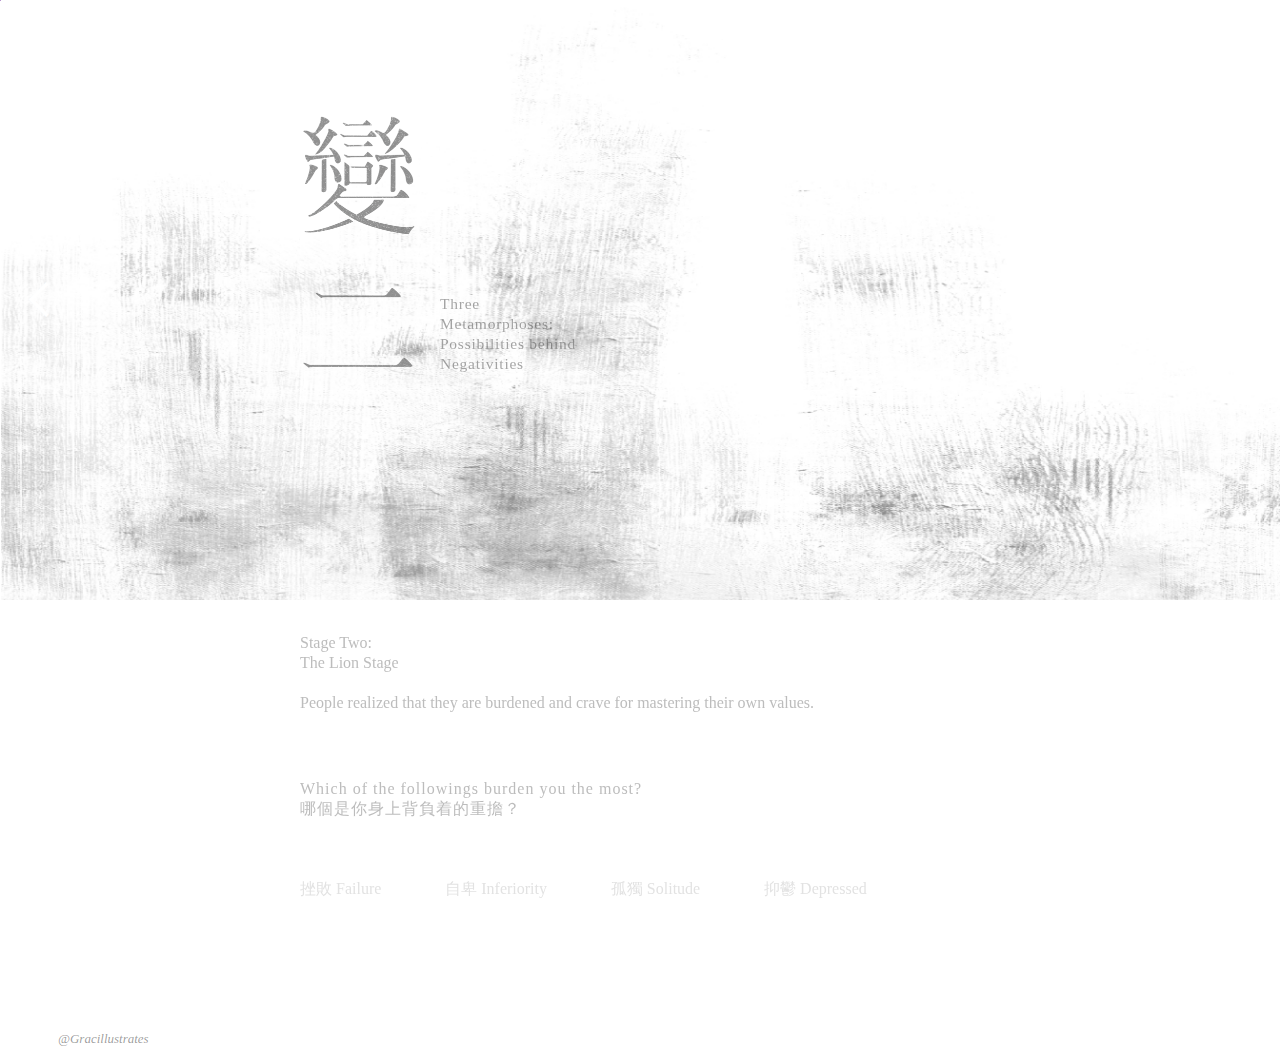
<file: old-home.html>
<!DOCTYPE html><!--  This site was created in Webflow. http://www.webflow.com  -->
<!--  Last Published: Fri Jun 18 2021 03:28:23 GMT+0000 (Coordinated Universal Time)  -->
<html data-wf-page="608eac4e8999741708aeeb21" data-wf-site="608eac4e8999741d56aeeb20">
<head>
  <meta charset="utf-8">
  <title>Gracillustrates</title>
  <meta content="width=device-width, initial-scale=1" name="viewport">
  <meta content="Webflow" name="generator">
  <link href="css/normalize.css" rel="stylesheet" type="text/css">
  <link href="css/webflow.css" rel="stylesheet" type="text/css">
  <link href="css/gracillustrates.webflow.css" rel="stylesheet" type="text/css">
  <!-- [if lt IE 9]><script src="https://cdnjs.cloudflare.com/ajax/libs/html5shiv/3.7.3/html5shiv.min.js" type="text/javascript"></script><![endif] -->
  <script type="text/javascript">!function(o,c){var n=c.documentElement,t=" w-mod-";n.className+=t+"js",("ontouchstart"in o||o.DocumentTouch&&c instanceof DocumentTouch)&&(n.className+=t+"touch")}(window,document);</script>
  <link href="images/favicon.ico" rel="shortcut icon" type="image/x-icon">
  <link href="images/webclip.png" rel="apple-touch-icon">
</head>
<body class="body">
  <div data-animation="slide" data-duration="500" data-infinite="1" class="slider-10 w-slider">
    <div class="w-slider-mask">
      <div class="slide-25 w-slide"><img class="image-9" src="images/Untitled_Artwork-46.png" width="70" alt="" style="-webkit-transform:translate3d(0px, -32px, 0) scale3d(1, 1, 1) rotateX(0) rotateY(0) rotateZ(0) skew(0, 0);-moz-transform:translate3d(0px, -32px, 0) scale3d(1, 1, 1) rotateX(0) rotateY(0) rotateZ(0) skew(0, 0);-ms-transform:translate3d(0px, -32px, 0) scale3d(1, 1, 1) rotateX(0) rotateY(0) rotateZ(0) skew(0, 0);transform:translate3d(0px, -32px, 0) scale3d(1, 1, 1) rotateX(0) rotateY(0) rotateZ(0) skew(0, 0);opacity:0.44" sizes="(max-width: 479px) 150px, 250.00001525878906px" data-w-id="612bb706-dab3-7031-2faa-7265441b3184" loading="lazy" srcset="images/Untitled_Artwork-46-p-500.png 500w, images/Untitled_Artwork-46-p-800.png 800w, images/Untitled_Artwork-46-p-1080.png 1080w, images/Untitled_Artwork-46-p-1600.png 1600w, images/Untitled_Artwork-46-p-2000.png 2000w, images/Untitled_Artwork-46.png 2480w">
        <div data-w-id="0c33230a-8ad0-930c-e383-124146d8dc47" style="-webkit-transform:translate3d(0px, -32px, 0) scale3d(1, 1, 1) rotateX(0) rotateY(0) rotateZ(0) skew(0, 0);-moz-transform:translate3d(0px, -32px, 0) scale3d(1, 1, 1) rotateX(0) rotateY(0) rotateZ(0) skew(0, 0);-ms-transform:translate3d(0px, -32px, 0) scale3d(1, 1, 1) rotateX(0) rotateY(0) rotateZ(0) skew(0, 0);transform:translate3d(0px, -32px, 0) scale3d(1, 1, 1) rotateX(0) rotateY(0) rotateZ(0) skew(0, 0);opacity:0.44" class="text-block-5">Three<br>Metamorphoses:<br>Possibilities behind <br>Negativities</div>
      </div>
      <div class="slide-26 w-slide">
        <div class="text-block-8">Stage Three: The Child Stage</div>
        <div class="text-block-7">Stage Two: The Lion Stage</div>
        <div class="text-block-6">Stage One: The Camel Stage</div>
      </div>
      <div class="slide-27 w-slide">
        <div class="text-block-8">Stage Three: The Child Stage</div>
        <div class="text-block-7">Stage Two: The Lion Stage</div>
        <div class="text-block-6">Stage One: The Camel Stage</div>
      </div>
    </div>
    <div class="left-arrow-2 w-slider-arrow-left">
      <div class="w-icon-slider-left"></div>
    </div>
    <div class="right-arrow-2 w-slider-arrow-right">
      <div class="w-icon-slider-right"></div>
    </div>
    <div class="w-slider-nav w-round"></div>
  </div>
  <div>
    <div data-w-id="2556939f-61d6-6f00-5c7a-4a7f9b5370ac" style="-webkit-transform:translate3d(0px, -32px, 0) scale3d(1, 1, 1) rotateX(0) rotateY(0) rotateZ(0) skew(0, 0);-moz-transform:translate3d(0px, -32px, 0) scale3d(1, 1, 1) rotateX(0) rotateY(0) rotateZ(0) skew(0, 0);-ms-transform:translate3d(0px, -32px, 0) scale3d(1, 1, 1) rotateX(0) rotateY(0) rotateZ(0) skew(0, 0);transform:translate3d(0px, -32px, 0) scale3d(1, 1, 1) rotateX(0) rotateY(0) rotateZ(0) skew(0, 0);opacity:0.44" class="text-block-4">Stage Two: <br>The Lion Stage<br><br>People realized that they are burdened and crave for mastering their own values.</div>
    <div data-w-id="ee012596-87da-bf62-323a-a06e6ca106f7" style="-webkit-transform:translate3d(0px, -32px, 0) scale3d(1, 1, 1) rotateX(0) rotateY(0) rotateZ(0) skew(0, 0);-moz-transform:translate3d(0px, -32px, 0) scale3d(1, 1, 1) rotateX(0) rotateY(0) rotateZ(0) skew(0, 0);-ms-transform:translate3d(0px, -32px, 0) scale3d(1, 1, 1) rotateX(0) rotateY(0) rotateZ(0) skew(0, 0);transform:translate3d(0px, -32px, 0) scale3d(1, 1, 1) rotateX(0) rotateY(0) rotateZ(0) skew(0, 0);opacity:0.44" class="text-block-3">Which of the followings burden you the most?<br>哪個是你身上背負着的重擔？</div>
  </div>
  <div data-w-id="01dc9a90-b0a2-4e88-3e4b-8511bf6897e4" style="-webkit-transform:translate3d(0px, -32px, 0) scale3d(1, 1, 1) rotateX(0) rotateY(0) rotateZ(0) skew(0, 0);-moz-transform:translate3d(0px, -32px, 0) scale3d(1, 1, 1) rotateX(0) rotateY(0) rotateZ(0) skew(0, 0);-ms-transform:translate3d(0px, -32px, 0) scale3d(1, 1, 1) rotateX(0) rotateY(0) rotateZ(0) skew(0, 0);transform:translate3d(0px, -32px, 0) scale3d(1, 1, 1) rotateX(0) rotateY(0) rotateZ(0) skew(0, 0);opacity:0.44" class="section-4">
    <a data-w-id="95ab73f5-fb93-8bf9-a286-0cb4b7097e76" style="-webkit-transform:translate3d(0px, -32px, 0) scale3d(1, 1, 1) rotateX(0) rotateY(0) rotateZ(0) skew(0, 0);-moz-transform:translate3d(0px, -32px, 0) scale3d(1, 1, 1) rotateX(0) rotateY(0) rotateZ(0) skew(0, 0);-ms-transform:translate3d(0px, -32px, 0) scale3d(1, 1, 1) rotateX(0) rotateY(0) rotateZ(0) skew(0, 0);transform:translate3d(0px, -32px, 0) scale3d(1, 1, 1) rotateX(0) rotateY(0) rotateZ(0) skew(0, 0);opacity:0.44" href="bian-er-failure.html" class="link-4">挫敗 Failure</a>
    <a data-w-id="83242403-bd56-7b38-36ac-78067fbb9135" style="-webkit-transform:translate3d(0px, -32px, 0) scale3d(1, 1, 1) rotateX(0) rotateY(0) rotateZ(0) skew(0, 0);-moz-transform:translate3d(0px, -32px, 0) scale3d(1, 1, 1) rotateX(0) rotateY(0) rotateZ(0) skew(0, 0);-ms-transform:translate3d(0px, -32px, 0) scale3d(1, 1, 1) rotateX(0) rotateY(0) rotateZ(0) skew(0, 0);transform:translate3d(0px, -32px, 0) scale3d(1, 1, 1) rotateX(0) rotateY(0) rotateZ(0) skew(0, 0);opacity:0.44" href="bian-er-inferiority.html" class="link-5">自卑 Inferiority</a>
    <a data-w-id="ab57ea1a-6043-7364-4190-2460c4c5097a" style="-webkit-transform:translate3d(0px, -32px, 0) scale3d(1, 1, 1) rotateX(0) rotateY(0) rotateZ(0) skew(0, 0);-moz-transform:translate3d(0px, -32px, 0) scale3d(1, 1, 1) rotateX(0) rotateY(0) rotateZ(0) skew(0, 0);-ms-transform:translate3d(0px, -32px, 0) scale3d(1, 1, 1) rotateX(0) rotateY(0) rotateZ(0) skew(0, 0);transform:translate3d(0px, -32px, 0) scale3d(1, 1, 1) rotateX(0) rotateY(0) rotateZ(0) skew(0, 0);opacity:0.44" href="bian-er-depressed.html" class="link-6">孤獨 Solitude</a>
    <a data-w-id="0b1646b8-42b2-dac3-3e62-5e97d39c1060" style="-webkit-transform:translate3d(0px, -32px, 0) scale3d(1, 1, 1) rotateX(0) rotateY(0) rotateZ(0) skew(0, 0);-moz-transform:translate3d(0px, -32px, 0) scale3d(1, 1, 1) rotateX(0) rotateY(0) rotateZ(0) skew(0, 0);-ms-transform:translate3d(0px, -32px, 0) scale3d(1, 1, 1) rotateX(0) rotateY(0) rotateZ(0) skew(0, 0);transform:translate3d(0px, -32px, 0) scale3d(1, 1, 1) rotateX(0) rotateY(0) rotateZ(0) skew(0, 0);opacity:0.44" href="bian-er-solitude.html" class="link-7">抑鬱 Depressed</a>
  </div>
  <div class="section-5">
    <a href="https://www.instagram.com/gracillustrates/" class="link">@Gracillustrates</a>
  </div>
  <div></div>
  <script src="https://d3e54v103j8qbb.cloudfront.net/js/jquery-3.5.1.min.dc5e7f18c8.js?site=608eac4e8999741d56aeeb20" type="text/javascript" integrity="sha256-9/aliU8dGd2tb6OSsuzixeV4y/faTqgFtohetphbbj0=" crossorigin="anonymous"></script>
  <script src="js/webflow.js" type="text/javascript"></script>
  <!-- [if lte IE 9]><script src="https://cdnjs.cloudflare.com/ajax/libs/placeholders/3.0.2/placeholders.min.js"></script><![endif] -->
</body>
</html>
</file>
<file: css/webflow.css>
@font-face {
  font-family: 'webflow-icons';
  src: url("[data-uri]") format('truetype');
  font-weight: normal;
  font-style: normal;
}
[class^="w-icon-"],
[class*=" w-icon-"] {
  /* use !important to prevent issues with browser extensions that change fonts */
  font-family: 'webflow-icons' !important;
  speak: none;
  font-style: normal;
  font-weight: normal;
  font-variant: normal;
  text-transform: none;
  line-height: 1;
  /* Better Font Rendering =========== */
  -webkit-font-smoothing: antialiased;
  -moz-osx-font-smoothing: grayscale;
}
.w-icon-slider-right:before {
  content: "\e600";
}
.w-icon-slider-left:before {
  content: "\e601";
}
.w-icon-nav-menu:before {
  content: "\e602";
}
.w-icon-arrow-down:before,
.w-icon-dropdown-toggle:before {
  content: "\e603";
}
.w-icon-file-upload-remove:before {
  content: "\e900";
}
.w-icon-file-upload-icon:before {
  content: "\e903";
}
* {
  -webkit-box-sizing: border-box;
  -moz-box-sizing: border-box;
  box-sizing: border-box;
}
html {
  height: 100%;
}
body {
  margin: 0;
  min-height: 100%;
  background-color: #fff;
  font-family: Arial, sans-serif;
  font-size: 14px;
  line-height: 20px;
  color: #333;
}
img {
  max-width: 100%;
  vertical-align: middle;
  display: inline-block;
}
html.w-mod-touch * {
  background-attachment: scroll !important;
}
.w-block {
  display: block;
}
.w-inline-block {
  max-width: 100%;
  display: inline-block;
}
.w-clearfix:before,
.w-clearfix:after {
  content: " ";
  display: table;
  grid-column-start: 1;
  grid-row-start: 1;
  grid-column-end: 2;
  grid-row-end: 2;
}
.w-clearfix:after {
  clear: both;
}
.w-hidden {
  display: none;
}
.w-button {
  display: inline-block;
  padding: 9px 15px;
  background-color: #3898EC;
  color: white;
  border: 0;
  line-height: inherit;
  text-decoration: none;
  cursor: pointer;
  border-radius: 0;
}
input.w-button {
  -webkit-appearance: button;
}
html[data-w-dynpage] [data-w-cloak] {
  color: transparent !important;
}
.w-webflow-badge,
.w-webflow-badge * {
  position: static;
  left: auto;
  top: auto;
  right: auto;
  bottom: auto;
  z-index: auto;
  display: block;
  visibility: visible;
  overflow: visible;
  overflow-x: visible;
  overflow-y: visible;
  box-sizing: border-box;
  width: auto;
  height: auto;
  max-height: none;
  max-width: none;
  min-height: 0;
  min-width: 0;
  margin: 0;
  padding: 0;
  float: none;
  clear: none;
  border: 0 none transparent;
  border-radius: 0;
  background: none;
  background-image: none;
  background-position: 0% 0%;
  background-size: auto auto;
  background-repeat: repeat;
  background-origin: padding-box;
  background-clip: border-box;
  background-attachment: scroll;
  background-color: transparent;
  box-shadow: none;
  opacity: 1.0;
  transform: none;
  transition: none;
  direction: ltr;
  font-family: inherit;
  font-weight: inherit;
  color: inherit;
  font-size: inherit;
  line-height: inherit;
  font-style: inherit;
  font-variant: inherit;
  text-align: inherit;
  letter-spacing: inherit;
  text-decoration: inherit;
  text-indent: 0;
  text-transform: inherit;
  list-style-type: disc;
  text-shadow: none;
  font-smoothing: auto;
  vertical-align: baseline;
  cursor: inherit;
  white-space: inherit;
  word-break: normal;
  word-spacing: normal;
  word-wrap: normal;
}
.w-webflow-badge {
  position: fixed !important;
  display: inline-block !important;
  visibility: visible !important;
  opacity: 1 !important;
  z-index: 2147483647 !important;
  top: auto !important;
  right: 12px !important;
  bottom: 12px !important;
  left: auto !important;
  color: #AAADB0 !important;
  background-color: #fff !important;
  border-radius: 3px !important;
  padding: 6px 8px 6px 6px !important;
  font-size: 12px !important;
  opacity: 1.0 !important;
  line-height: 14px !important;
  text-decoration: none !important;
  transform: none !important;
  margin: 0 !important;
  width: auto !important;
  height: auto !important;
  overflow: visible !important;
  white-space: nowrap;
  box-shadow: 0 0 0 1px rgba(0, 0, 0, 0.1), 0px 1px 3px rgba(0, 0, 0, 0.1);
  cursor: pointer;
}
.w-webflow-badge > img {
  display: inline-block !important;
  visibility: visible !important;
  opacity: 1 !important;
  vertical-align: middle !important;
}
h1,
h2,
h3,
h4,
h5,
h6 {
  font-weight: bold;
  margin-bottom: 10px;
}
h1 {
  font-size: 38px;
  line-height: 44px;
  margin-top: 20px;
}
h2 {
  font-size: 32px;
  line-height: 36px;
  margin-top: 20px;
}
h3 {
  font-size: 24px;
  line-height: 30px;
  margin-top: 20px;
}
h4 {
  font-size: 18px;
  line-height: 24px;
  margin-top: 10px;
}
h5 {
  font-size: 14px;
  line-height: 20px;
  margin-top: 10px;
}
h6 {
  font-size: 12px;
  line-height: 18px;
  margin-top: 10px;
}
p {
  margin-top: 0;
  margin-bottom: 10px;
}
blockquote {
  margin: 0 0 10px 0;
  padding: 10px 20px;
  border-left: 5px solid #E2E2E2;
  font-size: 18px;
  line-height: 22px;
}
figure {
  margin: 0;
  margin-bottom: 10px;
}
figcaption {
  margin-top: 5px;
  text-align: center;
}
ul,
ol {
  margin-top: 0px;
  margin-bottom: 10px;
  padding-left: 40px;
}
.w-list-unstyled {
  padding-left: 0;
  list-style: none;
}
.w-embed:before,
.w-embed:after {
  content: " ";
  display: table;
  grid-column-start: 1;
  grid-row-start: 1;
  grid-column-end: 2;
  grid-row-end: 2;
}
.w-embed:after {
  clear: both;
}
.w-video {
  width: 100%;
  position: relative;
  padding: 0;
}
.w-video iframe,
.w-video object,
.w-video embed {
  position: absolute;
  top: 0;
  left: 0;
  width: 100%;
  height: 100%;
}
fieldset {
  padding: 0;
  margin: 0;
  border: 0;
}
button,
html input[type="button"],
input[type="reset"] {
  border: 0;
  cursor: pointer;
  -webkit-appearance: button;
}
.w-form {
  margin: 0 0 15px;
}
.w-form-done {
  display: none;
  padding: 20px;
  text-align: center;
  background-color: #dddddd;
}
.w-form-fail {
  display: none;
  margin-top: 10px;
  padding: 10px;
  background-color: #ffdede;
}
label {
  display: block;
  margin-bottom: 5px;
  font-weight: bold;
}
.w-input,
.w-select {
  display: block;
  width: 100%;
  height: 38px;
  padding: 8px 12px;
  margin-bottom: 10px;
  font-size: 14px;
  line-height: 1.428571429;
  color: #333333;
  vertical-align: middle;
  background-color: #ffffff;
  border: 1px solid #cccccc;
}
.w-input:-moz-placeholder,
.w-select:-moz-placeholder {
  color: #999;
}
.w-input::-moz-placeholder,
.w-select::-moz-placeholder {
  color: #999;
  opacity: 1;
}
.w-input:-ms-input-placeholder,
.w-select:-ms-input-placeholder {
  color: #999;
}
.w-input::-webkit-input-placeholder,
.w-select::-webkit-input-placeholder {
  color: #999;
}
.w-input:focus,
.w-select:focus {
  border-color: #3898EC;
  outline: 0;
}
.w-input[disabled],
.w-select[disabled],
.w-input[readonly],
.w-select[readonly],
fieldset[disabled] .w-input,
fieldset[disabled] .w-select {
  cursor: not-allowed;
  background-color: #eeeeee;
}
textarea.w-input,
textarea.w-select {
  height: auto;
}
.w-select {
  background-color: #f3f3f3;
}
.w-select[multiple] {
  height: auto;
}
.w-form-label {
  display: inline-block;
  cursor: pointer;
  font-weight: normal;
  margin-bottom: 0px;
}
.w-radio {
  display: block;
  margin-bottom: 5px;
  padding-left: 20px;
}
.w-radio:before,
.w-radio:after {
  content: " ";
  display: table;
  grid-column-start: 1;
  grid-row-start: 1;
  grid-column-end: 2;
  grid-row-end: 2;
}
.w-radio:after {
  clear: both;
}
.w-radio-input {
  margin: 4px 0 0;
  margin-top: 1px \9;
  line-height: normal;
  float: left;
  margin-left: -20px;
}
.w-radio-input {
  margin-top: 3px;
}
.w-file-upload {
  display: block;
  margin-bottom: 10px;
}
.w-file-upload-input {
  width: 0.1px;
  height: 0.1px;
  opacity: 0;
  overflow: hidden;
  position: absolute;
  z-index: -100;
}
.w-file-upload-default,
.w-file-upload-uploading,
.w-file-upload-success {
  display: inline-block;
  color: #333333;
}
.w-file-upload-error {
  display: block;
  margin-top: 10px;
}
.w-file-upload-default.w-hidden,
.w-file-upload-uploading.w-hidden,
.w-file-upload-error.w-hidden,
.w-file-upload-success.w-hidden {
  display: none;
}
.w-file-upload-uploading-btn {
  display: flex;
  font-size: 14px;
  font-weight: normal;
  cursor: pointer;
  margin: 0;
  padding: 8px 12px;
  border: 1px solid #cccccc;
  background-color: #fafafa;
}
.w-file-upload-file {
  display: flex;
  flex-grow: 1;
  justify-content: space-between;
  margin: 0;
  padding: 8px 9px 8px 11px;
  border: 1px solid #cccccc;
  background-color: #fafafa;
}
.w-file-upload-file-name {
  font-size: 14px;
  font-weight: normal;
  display: block;
}
.w-file-remove-link {
  margin-top: 3px;
  margin-left: 10px;
  width: auto;
  height: auto;
  padding: 3px;
  display: block;
  cursor: pointer;
}
.w-icon-file-upload-remove {
  margin: auto;
  font-size: 10px;
}
.w-file-upload-error-msg {
  display: inline-block;
  color: #ea384c;
  padding: 2px 0;
}
.w-file-upload-info {
  display: inline-block;
  line-height: 38px;
  padding: 0 12px;
}
.w-file-upload-label {
  display: inline-block;
  font-size: 14px;
  font-weight: normal;
  cursor: pointer;
  margin: 0;
  padding: 8px 12px;
  border: 1px solid #cccccc;
  background-color: #fafafa;
}
.w-icon-file-upload-icon,
.w-icon-file-upload-uploading {
  display: inline-block;
  margin-right: 8px;
  width: 20px;
}
.w-icon-file-upload-uploading {
  height: 20px;
}
.w-container {
  margin-left: auto;
  margin-right: auto;
  max-width: 940px;
}
.w-container:before,
.w-container:after {
  content: " ";
  display: table;
  grid-column-start: 1;
  grid-row-start: 1;
  grid-column-end: 2;
  grid-row-end: 2;
}
.w-container:after {
  clear: both;
}
.w-container .w-row {
  margin-left: -10px;
  margin-right: -10px;
}
.w-row:before,
.w-row:after {
  content: " ";
  display: table;
  grid-column-start: 1;
  grid-row-start: 1;
  grid-column-end: 2;
  grid-row-end: 2;
}
.w-row:after {
  clear: both;
}
.w-row .w-row {
  margin-left: 0;
  margin-right: 0;
}
.w-col {
  position: relative;
  float: left;
  width: 100%;
  min-height: 1px;
  padding-left: 10px;
  padding-right: 10px;
}
.w-col .w-col {
  padding-left: 0;
  padding-right: 0;
}
.w-col-1 {
  width: 8.33333333%;
}
.w-col-2 {
  width: 16.66666667%;
}
.w-col-3 {
  width: 25%;
}
.w-col-4 {
  width: 33.33333333%;
}
.w-col-5 {
  width: 41.66666667%;
}
.w-col-6 {
  width: 50%;
}
.w-col-7 {
  width: 58.33333333%;
}
.w-col-8 {
  width: 66.66666667%;
}
.w-col-9 {
  width: 75%;
}
.w-col-10 {
  width: 83.33333333%;
}
.w-col-11 {
  width: 91.66666667%;
}
.w-col-12 {
  width: 100%;
}
.w-hidden-main {
  display: none !important;
}
@media screen and (max-width: 991px) {
  .w-container {
    max-width: 728px;
  }
  .w-hidden-main {
    display: inherit !important;
  }
  .w-hidden-medium {
    display: none !important;
  }
  .w-col-medium-1 {
    width: 8.33333333%;
  }
  .w-col-medium-2 {
    width: 16.66666667%;
  }
  .w-col-medium-3 {
    width: 25%;
  }
  .w-col-medium-4 {
    width: 33.33333333%;
  }
  .w-col-medium-5 {
    width: 41.66666667%;
  }
  .w-col-medium-6 {
    width: 50%;
  }
  .w-col-medium-7 {
    width: 58.33333333%;
  }
  .w-col-medium-8 {
    width: 66.66666667%;
  }
  .w-col-medium-9 {
    width: 75%;
  }
  .w-col-medium-10 {
    width: 83.33333333%;
  }
  .w-col-medium-11 {
    width: 91.66666667%;
  }
  .w-col-medium-12 {
    width: 100%;
  }
  .w-col-stack {
    width: 100%;
    left: auto;
    right: auto;
  }
}
@media screen and (max-width: 767px) {
  .w-hidden-main {
    display: inherit !important;
  }
  .w-hidden-medium {
    display: inherit !important;
  }
  .w-hidden-small {
    display: none !important;
  }
  .w-row,
  .w-container .w-row {
    margin-left: 0;
    margin-right: 0;
  }
  .w-col {
    width: 100%;
    left: auto;
    right: auto;
  }
  .w-col-small-1 {
    width: 8.33333333%;
  }
  .w-col-small-2 {
    width: 16.66666667%;
  }
  .w-col-small-3 {
    width: 25%;
  }
  .w-col-small-4 {
    width: 33.33333333%;
  }
  .w-col-small-5 {
    width: 41.66666667%;
  }
  .w-col-small-6 {
    width: 50%;
  }
  .w-col-small-7 {
    width: 58.33333333%;
  }
  .w-col-small-8 {
    width: 66.66666667%;
  }
  .w-col-small-9 {
    width: 75%;
  }
  .w-col-small-10 {
    width: 83.33333333%;
  }
  .w-col-small-11 {
    width: 91.66666667%;
  }
  .w-col-small-12 {
    width: 100%;
  }
}
@media screen and (max-width: 479px) {
  .w-container {
    max-width: none;
  }
  .w-hidden-main {
    display: inherit !important;
  }
  .w-hidden-medium {
    display: inherit !important;
  }
  .w-hidden-small {
    display: inherit !important;
  }
  .w-hidden-tiny {
    display: none !important;
  }
  .w-col {
    width: 100%;
  }
  .w-col-tiny-1 {
    width: 8.33333333%;
  }
  .w-col-tiny-2 {
    width: 16.66666667%;
  }
  .w-col-tiny-3 {
    width: 25%;
  }
  .w-col-tiny-4 {
    width: 33.33333333%;
  }
  .w-col-tiny-5 {
    width: 41.66666667%;
  }
  .w-col-tiny-6 {
    width: 50%;
  }
  .w-col-tiny-7 {
    width: 58.33333333%;
  }
  .w-col-tiny-8 {
    width: 66.66666667%;
  }
  .w-col-tiny-9 {
    width: 75%;
  }
  .w-col-tiny-10 {
    width: 83.33333333%;
  }
  .w-col-tiny-11 {
    width: 91.66666667%;
  }
  .w-col-tiny-12 {
    width: 100%;
  }
}
.w-widget {
  position: relative;
}
.w-widget-map {
  width: 100%;
  height: 400px;
}
.w-widget-map label {
  width: auto;
  display: inline;
}
.w-widget-map img {
  max-width: inherit;
}
.w-widget-map .gm-style-iw {
  text-align: center;
}
.w-widget-map .gm-style-iw > button {
  display: none !important;
}
.w-widget-twitter {
  overflow: hidden;
}
.w-widget-twitter-count-shim {
  display: inline-block;
  vertical-align: top;
  position: relative;
  width: 28px;
  height: 20px;
  text-align: center;
  background: white;
  border: #758696 solid 1px;
  border-radius: 3px;
}
.w-widget-twitter-count-shim * {
  pointer-events: none;
  -webkit-user-select: none;
  -moz-user-select: none;
  -ms-user-select: none;
  user-select: none;
}
.w-widget-twitter-count-shim .w-widget-twitter-count-inner {
  position: relative;
  font-size: 15px;
  line-height: 12px;
  text-align: center;
  color: #999;
  font-family: serif;
}
.w-widget-twitter-count-shim .w-widget-twitter-count-clear {
  position: relative;
  display: block;
}
.w-widget-twitter-count-shim.w--large {
  width: 36px;
  height: 28px;
}
.w-widget-twitter-count-shim.w--large .w-widget-twitter-count-inner {
  font-size: 18px;
  line-height: 18px;
}
.w-widget-twitter-count-shim:not(.w--vertical) {
  margin-left: 5px;
  margin-right: 8px;
}
.w-widget-twitter-count-shim:not(.w--vertical).w--large {
  margin-left: 6px;
}
.w-widget-twitter-count-shim:not(.w--vertical):before,
.w-widget-twitter-count-shim:not(.w--vertical):after {
  top: 50%;
  left: 0;
  border: solid transparent;
  content: " ";
  height: 0;
  width: 0;
  position: absolute;
  pointer-events: none;
}
.w-widget-twitter-count-shim:not(.w--vertical):before {
  border-color: rgba(117, 134, 150, 0);
  border-right-color: #5d6c7b;
  border-width: 4px;
  margin-left: -9px;
  margin-top: -4px;
}
.w-widget-twitter-count-shim:not(.w--vertical).w--large:before {
  border-width: 5px;
  margin-left: -10px;
  margin-top: -5px;
}
.w-widget-twitter-count-shim:not(.w--vertical):after {
  border-color: rgba(255, 255, 255, 0);
  border-right-color: white;
  border-width: 4px;
  margin-left: -8px;
  margin-top: -4px;
}
.w-widget-twitter-count-shim:not(.w--vertical).w--large:after {
  border-width: 5px;
  margin-left: -9px;
  margin-top: -5px;
}
.w-widget-twitter-count-shim.w--vertical {
  width: 61px;
  height: 33px;
  margin-bottom: 8px;
}
.w-widget-twitter-count-shim.w--vertical:before,
.w-widget-twitter-count-shim.w--vertical:after {
  top: 100%;
  left: 50%;
  border: solid transparent;
  content: " ";
  height: 0;
  width: 0;
  position: absolute;
  pointer-events: none;
}
.w-widget-twitter-count-shim.w--vertical:before {
  border-color: rgba(117, 134, 150, 0);
  border-top-color: #5d6c7b;
  border-width: 5px;
  margin-left: -5px;
}
.w-widget-twitter-count-shim.w--vertical:after {
  border-color: rgba(255, 255, 255, 0);
  border-top-color: white;
  border-width: 4px;
  margin-left: -4px;
}
.w-widget-twitter-count-shim.w--vertical .w-widget-twitter-count-inner {
  font-size: 18px;
  line-height: 22px;
}
.w-widget-twitter-count-shim.w--vertical.w--large {
  width: 76px;
}
.w-widget-gplus {
  overflow: hidden;
}
.w-background-video {
  position: relative;
  overflow: hidden;
  height: 500px;
  color: white;
}
.w-background-video > video {
  background-size: cover;
  background-position: 50% 50%;
  position: absolute;
  margin: auto;
  width: 100%;
  height: 100%;
  right: -100%;
  bottom: -100%;
  top: -100%;
  left: -100%;
  object-fit: cover;
  z-index: -100;
}
.w-background-video > video::-webkit-media-controls-start-playback-button {
  display: none !important;
  -webkit-appearance: none;
}
.w-slider {
  position: relative;
  height: 300px;
  text-align: center;
  background: #dddddd;
  clear: both;
  -webkit-tap-highlight-color: rgba(0, 0, 0, 0);
  tap-highlight-color: rgba(0, 0, 0, 0);
}
.w-slider-mask {
  position: relative;
  display: block;
  overflow: hidden;
  z-index: 1;
  left: 0;
  right: 0;
  height: 100%;
  white-space: nowrap;
}
.w-slide {
  position: relative;
  display: inline-block;
  vertical-align: top;
  width: 100%;
  height: 100%;
  white-space: normal;
  text-align: left;
}
.w-slider-nav {
  position: absolute;
  z-index: 2;
  top: auto;
  right: 0;
  bottom: 0;
  left: 0;
  margin: auto;
  padding-top: 10px;
  height: 40px;
  text-align: center;
  -webkit-tap-highlight-color: rgba(0, 0, 0, 0);
  tap-highlight-color: rgba(0, 0, 0, 0);
}
.w-slider-nav.w-round > div {
  border-radius: 100%;
}
.w-slider-nav.w-num > div {
  width: auto;
  height: auto;
  padding: 0.2em 0.5em;
  font-size: inherit;
  line-height: inherit;
}
.w-slider-nav.w-shadow > div {
  box-shadow: 0 0 3px rgba(51, 51, 51, 0.4);
}
.w-slider-nav-invert {
  color: #fff;
}
.w-slider-nav-invert > div {
  background-color: rgba(34, 34, 34, 0.4);
}
.w-slider-nav-invert > div.w-active {
  background-color: #222;
}
.w-slider-dot {
  position: relative;
  display: inline-block;
  width: 1em;
  height: 1em;
  background-color: rgba(255, 255, 255, 0.4);
  cursor: pointer;
  margin: 0 3px 0.5em;
  transition: background-color 100ms, color 100ms;
}
.w-slider-dot.w-active {
  background-color: #fff;
}
.w-slider-dot:focus {
  outline: none;
  box-shadow: 0px 0px 0px 2px #fff;
}
.w-slider-dot:focus.w-active {
  box-shadow: none;
}
.w-slider-arrow-left,
.w-slider-arrow-right {
  position: absolute;
  width: 80px;
  top: 0;
  right: 0;
  bottom: 0;
  left: 0;
  margin: auto;
  cursor: pointer;
  overflow: hidden;
  color: white;
  font-size: 40px;
  -webkit-tap-highlight-color: rgba(0, 0, 0, 0);
  tap-highlight-color: rgba(0, 0, 0, 0);
  -webkit-user-select: none;
  -moz-user-select: none;
  -ms-user-select: none;
  user-select: none;
}
.w-slider-arrow-left [class^='w-icon-'],
.w-slider-arrow-right [class^='w-icon-'],
.w-slider-arrow-left [class*=' w-icon-'],
.w-slider-arrow-right [class*=' w-icon-'] {
  position: absolute;
}
.w-slider-arrow-left:focus,
.w-slider-arrow-right:focus {
  outline: 0;
}
.w-slider-arrow-left {
  z-index: 3;
  right: auto;
}
.w-slider-arrow-right {
  z-index: 4;
  left: auto;
}
.w-icon-slider-left,
.w-icon-slider-right {
  top: 0;
  right: 0;
  bottom: 0;
  left: 0;
  margin: auto;
  width: 1em;
  height: 1em;
}
.w-slider-aria-label {
  border: 0;
  clip: rect(0 0 0 0);
  height: 1px;
  margin: -1px;
  overflow: hidden;
  padding: 0;
  position: absolute;
  width: 1px;
}
.w-slider-force-show {
  display: block !important;
}
.w-dropdown {
  display: inline-block;
  position: relative;
  text-align: left;
  margin-left: auto;
  margin-right: auto;
  z-index: 900;
}
.w-dropdown-btn,
.w-dropdown-toggle,
.w-dropdown-link {
  position: relative;
  vertical-align: top;
  text-decoration: none;
  color: #222222;
  padding: 20px;
  text-align: left;
  margin-left: auto;
  margin-right: auto;
  white-space: nowrap;
}
.w-dropdown-toggle {
  -webkit-user-select: none;
  -moz-user-select: none;
  -ms-user-select: none;
  user-select: none;
  display: inline-block;
  cursor: pointer;
  padding-right: 40px;
}
.w-dropdown-toggle:focus {
  outline: 0;
}
.w-icon-dropdown-toggle {
  position: absolute;
  top: 0;
  right: 0;
  bottom: 0;
  margin: auto;
  margin-right: 20px;
  width: 1em;
  height: 1em;
}
.w-dropdown-list {
  position: absolute;
  background: #dddddd;
  display: none;
  min-width: 100%;
}
.w-dropdown-list.w--open {
  display: block;
}
.w-dropdown-link {
  padding: 10px 20px;
  display: block;
  color: #222222;
}
.w-dropdown-link.w--current {
  color: #0082f3;
}
.w-dropdown-link:focus {
  outline: 0;
}
@media screen and (max-width: 767px) {
  .w-nav-brand {
    padding-left: 10px;
  }
}
/**
 * ## Note
 * Safari (on both iOS and OS X) does not handle viewport units (vh, vw) well.
 * For example percentage units do not work on descendants of elements that
 * have any dimensions expressed in viewport units. It also doesn’t handle them at
 * all in `calc()`.
 */
/**
 * Wrapper around all lightbox elements
 *
 * 1. Since the lightbox can receive focus, IE also gives it an outline.
 * 2. Fixes flickering on Chrome when a transition is in progress
 *    underneath the lightbox.
 */
.w-lightbox-backdrop {
  color: #000;
  cursor: auto;
  font-family: serif;
  font-size: medium;
  font-style: normal;
  font-variant: normal;
  font-weight: normal;
  letter-spacing: normal;
  line-height: normal;
  list-style: disc;
  text-align: start;
  text-indent: 0;
  text-shadow: none;
  text-transform: none;
  visibility: visible;
  white-space: normal;
  word-break: normal;
  word-spacing: normal;
  word-wrap: normal;
  position: fixed;
  top: 0;
  right: 0;
  bottom: 0;
  left: 0;
  color: #fff;
  font-family: "Helvetica Neue", Helvetica, Ubuntu, "Segoe UI", Verdana, sans-serif;
  font-size: 17px;
  line-height: 1.2;
  font-weight: 300;
  text-align: center;
  background: rgba(0, 0, 0, 0.9);
  z-index: 2000;
  outline: 0;
  /* 1 */
  opacity: 0;
  -webkit-user-select: none;
  -moz-user-select: none;
  -ms-user-select: none;
  -webkit-tap-highlight-color: transparent;
  -webkit-transform: translate(0, 0);
  /* 2 */
}
/**
 * Neat trick to bind the rubberband effect to our canvas instead of the whole
 * document on iOS. It also prevents a bug that causes the document underneath to scroll.
 */
.w-lightbox-backdrop,
.w-lightbox-container {
  height: 100%;
  overflow: auto;
  -webkit-overflow-scrolling: touch;
}
.w-lightbox-content {
  position: relative;
  height: 100vh;
  overflow: hidden;
}
.w-lightbox-view {
  position: absolute;
  width: 100vw;
  height: 100vh;
  opacity: 0;
}
.w-lightbox-view:before {
  content: "";
  height: 100vh;
}
/* .w-lightbox-content */
.w-lightbox-group,
.w-lightbox-group .w-lightbox-view,
.w-lightbox-group .w-lightbox-view:before {
  height: 86vh;
}
.w-lightbox-frame,
.w-lightbox-view:before {
  display: inline-block;
  vertical-align: middle;
}
/*
 * 1. Remove default margin set by user-agent on the <figure> element.
 */
.w-lightbox-figure {
  position: relative;
  margin: 0;
  /* 1 */
}
.w-lightbox-group .w-lightbox-figure {
  cursor: pointer;
}
/**
 * IE adds image dimensions as width and height attributes on the IMG tag,
 * but we need both width and height to be set to auto to enable scaling.
 */
.w-lightbox-img {
  width: auto;
  height: auto;
  max-width: none;
}
/**
 * 1. Reset if style is set by user on "All Images"
 */
.w-lightbox-image {
  display: block;
  float: none;
  /* 1 */
  max-width: 100vw;
  max-height: 100vh;
}
.w-lightbox-group .w-lightbox-image {
  max-height: 86vh;
}
.w-lightbox-caption {
  position: absolute;
  right: 0;
  bottom: 0;
  left: 0;
  padding: .5em 1em;
  background: rgba(0, 0, 0, 0.4);
  text-align: left;
  text-overflow: ellipsis;
  white-space: nowrap;
  overflow: hidden;
}
.w-lightbox-embed {
  position: absolute;
  top: 0;
  right: 0;
  bottom: 0;
  left: 0;
  width: 100%;
  height: 100%;
}
.w-lightbox-control {
  position: absolute;
  top: 0;
  width: 4em;
  background-size: 24px;
  background-repeat: no-repeat;
  background-position: center;
  cursor: pointer;
  -webkit-transition: all .3s;
  transition: all .3s;
}
.w-lightbox-left {
  display: none;
  bottom: 0;
  left: 0;
  /* <svg xmlns="http://www.w3.org/2000/svg" viewBox="-20 0 24 40" width="24" height="40"><g transform="rotate(45)"><path d="m0 0h5v23h23v5h-28z" opacity=".4"/><path d="m1 1h3v23h23v3h-26z" fill="#fff"/></g></svg> */
  background-image: url("[data-uri]");
}
.w-lightbox-right {
  display: none;
  right: 0;
  bottom: 0;
  /* <svg xmlns="http://www.w3.org/2000/svg" viewBox="-4 0 24 40" width="24" height="40"><g transform="rotate(45)"><path d="m0-0h28v28h-5v-23h-23z" opacity=".4"/><path d="m1 1h26v26h-3v-23h-23z" fill="#fff"/></g></svg> */
  background-image: url("[data-uri]");
}
/*
 * Without specifying the with and height inside the SVG, all versions of IE render the icon too small.
 * The bug does not seem to manifest itself if the elements are tall enough such as the above arrows.
 * (http://stackoverflow.com/questions/16092114/background-size-differs-in-internet-explorer)
 */
.w-lightbox-close {
  right: 0;
  height: 2.6em;
  /* <svg xmlns="http://www.w3.org/2000/svg" viewBox="-4 0 18 17" width="18" height="17"><g transform="rotate(45)"><path d="m0 0h7v-7h5v7h7v5h-7v7h-5v-7h-7z" opacity=".4"/><path d="m1 1h7v-7h3v7h7v3h-7v7h-3v-7h-7z" fill="#fff"/></g></svg> */
  background-image: url("[data-uri]");
  background-size: 18px;
}
/**
 * 1. All IE versions add extra space at the bottom without this.
 */
.w-lightbox-strip {
  position: absolute;
  bottom: 0;
  left: 0;
  right: 0;
  padding: 0 1vh;
  line-height: 0;
  /* 1 */
  white-space: nowrap;
  overflow-x: auto;
  overflow-y: hidden;
}
/*
 * 1. We use content-box to avoid having to do `width: calc(10vh + 2vw)`
 *    which doesn’t work in Safari anyway.
 * 2. Chrome renders images pixelated when switching to GPU. Making sure
 *    the parent is also rendered on the GPU (by setting translate3d for
 *    example) fixes this behavior.
 */
.w-lightbox-item {
  display: inline-block;
  width: 10vh;
  padding: 2vh 1vh;
  box-sizing: content-box;
  /* 1 */
  cursor: pointer;
  -webkit-transform: translate3d(0, 0, 0);
  /* 2 */
}
.w-lightbox-active {
  opacity: .3;
}
.w-lightbox-thumbnail {
  position: relative;
  height: 10vh;
  background: #222;
  overflow: hidden;
}
.w-lightbox-thumbnail-image {
  position: absolute;
  top: 0;
  left: 0;
}
.w-lightbox-thumbnail .w-lightbox-tall {
  top: 50%;
  width: 100%;
  -webkit-transform: translate(0, -50%);
  -ms-transform: translate(0, -50%);
  transform: translate(0, -50%);
}
.w-lightbox-thumbnail .w-lightbox-wide {
  left: 50%;
  height: 100%;
  -webkit-transform: translate(-50%, 0);
  -ms-transform: translate(-50%, 0);
  transform: translate(-50%, 0);
}
/*
 * Spinner
 *
 * Absolute pixel values are used to avoid rounding errors that would cause
 * the white spinning element to be misaligned with the track.
 */
.w-lightbox-spinner {
  position: absolute;
  top: 50%;
  left: 50%;
  box-sizing: border-box;
  width: 40px;
  height: 40px;
  margin-top: -20px;
  margin-left: -20px;
  border: 5px solid rgba(0, 0, 0, 0.4);
  border-radius: 50%;
  -webkit-animation: spin .8s infinite linear;
  animation: spin .8s infinite linear;
}
.w-lightbox-spinner:after {
  content: "";
  position: absolute;
  top: -4px;
  right: -4px;
  bottom: -4px;
  left: -4px;
  border: 3px solid transparent;
  border-bottom-color: #fff;
  border-radius: 50%;
}
/*
 * Utility classes
 */
.w-lightbox-hide {
  display: none;
}
.w-lightbox-noscroll {
  overflow: hidden;
}
@media (min-width: 768px) {
  .w-lightbox-content {
    height: 96vh;
    margin-top: 2vh;
  }
  .w-lightbox-view,
  .w-lightbox-view:before {
    height: 96vh;
  }
  /* .w-lightbox-content */
  .w-lightbox-group,
  .w-lightbox-group .w-lightbox-view,
  .w-lightbox-group .w-lightbox-view:before {
    height: 84vh;
  }
  .w-lightbox-image {
    max-width: 96vw;
    max-height: 96vh;
  }
  .w-lightbox-group .w-lightbox-image {
    max-width: 82.3vw;
    max-height: 84vh;
  }
  .w-lightbox-left,
  .w-lightbox-right {
    display: block;
    opacity: .5;
  }
  .w-lightbox-close {
    opacity: .8;
  }
  .w-lightbox-control:hover {
    opacity: 1;
  }
}
.w-lightbox-inactive,
.w-lightbox-inactive:hover {
  opacity: 0;
}
.w-richtext:before,
.w-richtext:after {
  content: " ";
  display: table;
  grid-column-start: 1;
  grid-row-start: 1;
  grid-column-end: 2;
  grid-row-end: 2;
}
.w-richtext:after {
  clear: both;
}
.w-richtext[contenteditable="true"]:before,
.w-richtext[contenteditable="true"]:after {
  white-space: initial;
}
.w-richtext ol,
.w-richtext ul {
  overflow: hidden;
}
.w-richtext .w-richtext-figure-selected.w-richtext-figure-type-video div:after,
.w-richtext .w-richtext-figure-selected[data-rt-type="video"] div:after {
  outline: 2px solid #2895f7;
}
.w-richtext .w-richtext-figure-selected.w-richtext-figure-type-image div,
.w-richtext .w-richtext-figure-selected[data-rt-type="image"] div {
  outline: 2px solid #2895f7;
}
.w-richtext figure.w-richtext-figure-type-video > div:after,
.w-richtext figure[data-rt-type="video"] > div:after {
  content: '';
  position: absolute;
  display: none;
  left: 0;
  top: 0;
  right: 0;
  bottom: 0;
}
.w-richtext figure {
  position: relative;
  max-width: 60%;
}
.w-richtext figure > div:before {
  cursor: default!important;
}
.w-richtext figure img {
  width: 100%;
}
.w-richtext figure figcaption.w-richtext-figcaption-placeholder {
  opacity: 0.6;
}
.w-richtext figure div {
  /* fix incorrectly sized selection border in the data manager */
  font-size: 0px;
  color: transparent;
}
.w-richtext figure.w-richtext-figure-type-image,
.w-richtext figure[data-rt-type="image"] {
  display: table;
}
.w-richtext figure.w-richtext-figure-type-image > div,
.w-richtext figure[data-rt-type="image"] > div {
  display: inline-block;
}
.w-richtext figure.w-richtext-figure-type-image > figcaption,
.w-richtext figure[data-rt-type="image"] > figcaption {
  display: table-caption;
  caption-side: bottom;
}
.w-richtext figure.w-richtext-figure-type-video,
.w-richtext figure[data-rt-type="video"] {
  width: 60%;
  height: 0;
}
.w-richtext figure.w-richtext-figure-type-video iframe,
.w-richtext figure[data-rt-type="video"] iframe {
  position: absolute;
  top: 0;
  left: 0;
  width: 100%;
  height: 100%;
}
.w-richtext figure.w-richtext-figure-type-video > div,
.w-richtext figure[data-rt-type="video"] > div {
  width: 100%;
}
.w-richtext figure.w-richtext-align-center {
  margin-right: auto;
  margin-left: auto;
  clear: both;
}
.w-richtext figure.w-richtext-align-center.w-richtext-figure-type-image > div,
.w-richtext figure.w-richtext-align-center[data-rt-type="image"] > div {
  max-width: 100%;
}
.w-richtext figure.w-richtext-align-normal {
  clear: both;
}
.w-richtext figure.w-richtext-align-fullwidth {
  width: 100%;
  max-width: 100%;
  text-align: center;
  clear: both;
  display: block;
  margin-right: auto;
  margin-left: auto;
}
.w-richtext figure.w-richtext-align-fullwidth > div {
  display: inline-block;
  /* padding-bottom is used for aspect ratios in video figures
      we want the div to inherit that so hover/selection borders in the designer-canvas
      fit right*/
  padding-bottom: inherit;
}
.w-richtext figure.w-richtext-align-fullwidth > figcaption {
  display: block;
}
.w-richtext figure.w-richtext-align-floatleft {
  float: left;
  margin-right: 15px;
  clear: none;
}
.w-richtext figure.w-richtext-align-floatright {
  float: right;
  margin-left: 15px;
  clear: none;
}
.w-nav {
  position: relative;
  background: #dddddd;
  z-index: 1000;
}
.w-nav:before,
.w-nav:after {
  content: " ";
  display: table;
  grid-column-start: 1;
  grid-row-start: 1;
  grid-column-end: 2;
  grid-row-end: 2;
}
.w-nav:after {
  clear: both;
}
.w-nav-brand {
  position: relative;
  float: left;
  text-decoration: none;
  color: #333333;
}
.w-nav-link {
  position: relative;
  display: inline-block;
  vertical-align: top;
  text-decoration: none;
  color: #222222;
  padding: 20px;
  text-align: left;
  margin-left: auto;
  margin-right: auto;
}
.w-nav-link.w--current {
  color: #0082f3;
}
.w-nav-menu {
  position: relative;
  float: right;
}
[data-nav-menu-open] {
  display: block !important;
  position: absolute;
  top: 100%;
  left: 0;
  right: 0;
  background: #C8C8C8;
  text-align: center;
  overflow: visible;
  min-width: 200px;
}
.w--nav-link-open {
  display: block;
  position: relative;
}
.w-nav-overlay {
  position: absolute;
  overflow: hidden;
  display: none;
  top: 100%;
  left: 0;
  right: 0;
  width: 100%;
}
.w-nav-overlay [data-nav-menu-open] {
  top: 0;
}
.w-nav[data-animation="over-left"] .w-nav-overlay {
  width: auto;
}
.w-nav[data-animation="over-left"] .w-nav-overlay,
.w-nav[data-animation="over-left"] [data-nav-menu-open] {
  right: auto;
  z-index: 1;
  top: 0;
}
.w-nav[data-animation="over-right"] .w-nav-overlay {
  width: auto;
}
.w-nav[data-animation="over-right"] .w-nav-overlay,
.w-nav[data-animation="over-right"] [data-nav-menu-open] {
  left: auto;
  z-index: 1;
  top: 0;
}
.w-nav-button {
  position: relative;
  float: right;
  padding: 18px;
  font-size: 24px;
  display: none;
  cursor: pointer;
  -webkit-tap-highlight-color: rgba(0, 0, 0, 0);
  tap-highlight-color: rgba(0, 0, 0, 0);
  -webkit-user-select: none;
  -moz-user-select: none;
  -ms-user-select: none;
  user-select: none;
}
.w-nav-button:focus {
  outline: 0;
}
.w-nav-button.w--open {
  background-color: #C8C8C8;
  color: white;
}
.w-nav[data-collapse="all"] .w-nav-menu {
  display: none;
}
.w-nav[data-collapse="all"] .w-nav-button {
  display: block;
}
.w--nav-dropdown-open {
  display: block;
}
.w--nav-dropdown-toggle-open {
  display: block;
}
.w--nav-dropdown-list-open {
  position: static;
}
@media screen and (max-width: 991px) {
  .w-nav[data-collapse="medium"] .w-nav-menu {
    display: none;
  }
  .w-nav[data-collapse="medium"] .w-nav-button {
    display: block;
  }
}
@media screen and (max-width: 767px) {
  .w-nav[data-collapse="small"] .w-nav-menu {
    display: none;
  }
  .w-nav[data-collapse="small"] .w-nav-button {
    display: block;
  }
  .w-nav-brand {
    padding-left: 10px;
  }
}
@media screen and (max-width: 479px) {
  .w-nav[data-collapse="tiny"] .w-nav-menu {
    display: none;
  }
  .w-nav[data-collapse="tiny"] .w-nav-button {
    display: block;
  }
}
.w-tabs {
  position: relative;
}
.w-tabs:before,
.w-tabs:after {
  content: " ";
  display: table;
  grid-column-start: 1;
  grid-row-start: 1;
  grid-column-end: 2;
  grid-row-end: 2;
}
.w-tabs:after {
  clear: both;
}
.w-tab-menu {
  position: relative;
}
.w-tab-link {
  position: relative;
  display: inline-block;
  vertical-align: top;
  text-decoration: none;
  padding: 9px 30px;
  text-align: left;
  cursor: pointer;
  color: #222222;
  background-color: #dddddd;
}
.w-tab-link.w--current {
  background-color: #C8C8C8;
}
.w-tab-link:focus {
  outline: 0;
}
.w-tab-content {
  position: relative;
  display: block;
  overflow: hidden;
}
.w-tab-pane {
  position: relative;
  display: none;
}
.w--tab-active {
  display: block;
}
@media screen and (max-width: 479px) {
  .w-tab-link {
    display: block;
  }
}
.w-ix-emptyfix:after {
  content: "";
}
@keyframes spin {
  0% {
    transform: rotate(0deg);
  }
  100% {
    transform: rotate(360deg);
  }
}
.w-dyn-empty {
  padding: 10px;
  background-color: #dddddd;
}
.w-dyn-hide {
  display: none !important;
}
.w-dyn-bind-empty {
  display: none !important;
}
.w-condition-invisible {
  display: none !important;
}
</file>
<file: css/gracillustrates.webflow.css>
.nav-link {
  position: static;
  left: -155px;
  bottom: -10px;
  margin-right: 27px;
  padding-right: 120px;
  opacity: 0.4;
  -webkit-transition: opacity 500ms ease;
  transition: opacity 500ms ease;
  font-family: 'Palatino Linotype', 'Book Antiqua', Palatino, serif;
  color: #696969;
  text-align: left;
}

.nav-link:hover {
  opacity: 1;
}

.nav-link-2 {
  left: -360px;
  font-family: 'Palatino Linotype', 'Book Antiqua', Palatino, serif;
  color: #696969;
}

.nav-link-3 {
  left: -300px;
  font-family: 'Palatino Linotype', 'Book Antiqua', Palatino, serif;
  color: #696969;
}

.nav-link-4 {
  left: 30px;
  font-family: 'Palatino Linotype', 'Book Antiqua', Palatino, serif;
  color: #696969;
}

.image {
  position: relative;
  left: 200px;
  top: -81px;
  max-width: 70%;
}

.navbar {
  background-color: transparent;
  color: transparent;
}

.image-2 {
  position: absolute;
  left: 182px;
  top: 348px;
  max-width: 35%;
}

.image-3 {
  position: static;
}

.image-4 {
  background-color: #2c323d;
  background-image: url('https://d3e54v103j8qbb.cloudfront.net/img/background-image.svg');
  background-position: 0px 0px;
  background-size: auto;
  background-clip: border-box;
}

.slide {
  height: 600ch;
  max-height: 800em;
  min-height: 0%;
}

.section {
  max-height: 800%;
}

.slide-2 {
  height: 1500px;
  padding-right: 0px;
  padding-bottom: 0px;
  background-color: #2c323d;
  background-image: url('../images/failure_02_web-copy.jpg');
  background-position: 50% 0%;
  background-size: cover;
  background-repeat: repeat-y;
  -o-object-fit: fill;
  object-fit: fill;
}

.slider {
  height: 1500px;
}

.slide-3 {
  background-color: #fff;
  background-image: url('../images/failure_01_web.jpg');
  background-position: 50% 0%;
  background-size: cover;
  background-repeat: repeat-y;
  background-attachment: scroll;
}

.icon {
  color: rgba(51, 51, 51, 0.14);
}

.icon-2 {
  color: rgba(51, 51, 51, 0.14);
}

.section-2 {
  height: 1500px;
  background-image: url('../images/failure_02_web-copy.jpg');
  background-position: 50% 0%;
  background-size: contain;
  line-height: 0px;
}

.body {
  height: 100px;
}

.section-3 {
  width: 1440px;
  height: 600px;
  background-image: url('../images/website_texture_Section-01-copy.png');
  background-position: 0px 0px;
  background-size: contain;
  background-clip: border-box;
}

.container {
  position: static;
  left: 0px;
  top: 20px;
  width: auto;
  text-align: left;
}

.section-4 {
  width: auto;
  height: auto;
  margin-top: 60px;
  margin-bottom: 80px;
  margin-left: 300px;
}

.image-5 {
  background-image: url('../images/Untitled_Artwork-46.png');
  background-position: 0px 0px;
  background-size: auto;
}

.container-2 {
  background-image: url('../images/Untitled_Artwork-46.png');
  background-position: 0px 0px;
  background-size: cover;
  background-attachment: fixed;
}

.image-6 {
  position: relative;
  left: 252px;
  top: 187px;
  float: none;
  clear: none;
}

.image-7 {
  position: relative;
  left: 121px;
  top: 265px;
}

.text-block {
  position: relative;
  left: 818px;
  top: -146px;
  width: 300px;
  margin-top: 50px;
  font-family: 'Palatino Linotype', 'Book Antiqua', Palatino, serif;
  color: #696969;
  font-size: 13px;
}

.text-block-2 {
  position: relative;
  left: 444px;
  top: 65px;
  width: 300px;
  font-family: 'Palatino Linotype', 'Book Antiqua', Palatino, serif;
}

.text-block-3 {
  position: static;
  left: 322px;
  width: auto;
  margin-top: 66px;
  margin-left: 300px;
  font-family: 'Palatino Linotype', 'Book Antiqua', Palatino, serif;
  color: #696969;
  font-size: 16px;
  letter-spacing: 1px;
}

.text-block-4 {
  position: static;
  left: 322px;
  width: auto;
  margin-top: 65px;
  margin-bottom: 41px;
  margin-left: 300px;
  font-family: 'Palatino Linotype', 'Book Antiqua', Palatino, serif;
  color: #696969;
  font-size: 16px;
  text-align: left;
}

.slide-4 {
  width: auto;
  height: auto;
  background-image: url('../images/website_texture_Section-01-copy.png');
  background-position: 0px 0px;
  background-size: cover;
  text-align: left;
}

.slider-2 {
  width: auto;
  height: auto;
}

.slide-5 {
  background-image: url('../images/變二_01.jpg');
  background-position: 0px 0px;
  background-size: cover;
}

.image-8 {
  position: relative;
  left: 322px;
  top: 199px;
  background-image: url('https://d3e54v103j8qbb.cloudfront.net/img/background-image.svg');
  background-position: 0px 0px;
  background-size: auto;
  background-clip: border-box;
}

.image-9 {
  position: static;
  left: 261px;
  top: -520px;
  width: 250px;
  margin-top: 100px;
  margin-left: 230px;
}

.text-block-5 {
  position: static;
  left: 484px;
  top: -650px;
  width: auto;
  margin-top: -128px;
  margin-left: 440px;
  font-family: 'Palatino Linotype', 'Book Antiqua', Palatino, serif;
  font-size: 15.5px;
  letter-spacing: 0.75px;
}

.text-block-6 {
  position: relative;
  left: 118px;
  top: 465px;
  width: 300px;
  font-family: 'Palatino Linotype', 'Book Antiqua', Palatino, serif;
  color: #fff;
  font-size: 13px;
}

.text-block-7 {
  position: relative;
  left: 645px;
  top: 487px;
  width: 300px;
  font-family: 'Palatino Linotype', 'Book Antiqua', Palatino, serif;
  color: #fff;
  font-size: 13px;
}

.text-block-8 {
  position: relative;
  left: 1177px;
  top: 507px;
  width: 300px;
  font-family: 'Palatino Linotype', 'Book Antiqua', Palatino, serif;
  color: #fff;
  font-size: 13px;
}

.text-block-9 {
  width: 100px;
  font-family: 'Palatino Linotype', 'Book Antiqua', Palatino, serif;
  color: hsla(0, 0%, 41.2%, 0.8);
  font-size: 13px;
}

.link {
  position: relative;
  left: 58px;
  font-family: 'Times New Roman', TimesNewRoman, Times, Baskerville, Georgia, serif;
  color: rgba(51, 51, 51, 0.49);
  font-size: 13px;
  font-style: italic;
  text-decoration: none;
}

.section-5 {
  height: 50px;
  padding-top: 17px;
}

.container-3 {
  position: relative;
  width: 1440px;
  color: rgba(51, 51, 51, 0);
}

.navbar-2 {
  width: auto;
  background-color: transparent;
  background-clip: border-box;
}

.section-6 {
  width: auto;
  height: auto;
  background-color: #494f5a;
}

.section-7 {
  width: auto;
  height: auto;
}

.paragraph {
  font-family: 'Palatino Linotype', 'Book Antiqua', Palatino, serif;
}

.text-block-10 {
  position: -webkit-sticky;
  position: sticky;
  left: 0px;
  top: 30px;
  bottom: 100px;
  display: block;
  width: auto;
  padding: 25px 50px;
  clear: none;
  font-family: 'Times New Roman', TimesNewRoman, Times, Baskerville, Georgia, serif;
  color: #696969;
  font-size: 16px;
  line-height: 22px;
  font-style: normal;
  font-weight: 400;
  text-align: left;
  -webkit-column-count: auto;
  column-count: auto;
}

.text-span {
  font-family: 'Palatino Linotype', 'Book Antiqua', Palatino, serif;
}

.container-4 {
  position: -webkit-sticky;
  position: sticky;
  left: 456px;
}

.image-10 {
  position: -webkit-sticky;
  position: sticky;
  left: 23px;
  top: 68px;
  width: auto;
  padding-left: 54px;
}

.text-span-2 {
  color: #696969;
}

.slide-6 {
  width: auto;
  height: auto;
  background-image: url('../images/Publication_cover.jpg');
  background-position: 50% 50%;
  background-size: cover;
}

.slider-3 {
  width: auto;
  height: 700px;
}

.slide-7 {
  background-image: url('../images/IMG_0068_2.jpg');
  background-position: 0px -80px;
  background-size: cover;
}

.brand {
  left: -199px;
  top: 12px;
  width: 60px;
  height: 100px;
  background-image: url('../images/binyee.png');
  background-position: 0px 0px;
  background-size: cover;
}

.container-5 {
  position: relative;
  left: auto;
  margin-right: auto;
  margin-left: auto;
}

.container-6 {
  position: relative;
  right: auto;
  margin-right: 0px;
  margin-left: 0px;
}

.nav-link-5 {
  left: 200px;
  font-family: 'Palatino Linotype', 'Book Antiqua', Palatino, serif;
  color: #696969;
}

.nav-link-6 {
  left: 150px;
  font-family: 'Palatino Linotype', 'Book Antiqua', Palatino, serif;
  color: #696969;
}

.nav-link-7 {
  left: 100px;
  font-family: 'Palatino Linotype', 'Book Antiqua', Palatino, serif;
  color: #696969;
}

.section-9 {
  width: auto;
}

.section-10 {
  width: auto;
  background-color: #000;
}

.text-block-11 {
  position: relative;
  left: 50px;
  top: 50px;
  width: 300px;
  font-family: 'Times New Roman', TimesNewRoman, Times, Baskerville, Georgia, serif;
  color: #fff;
  font-size: 16px;
}

.italic-text {
  position: relative;
}

.text-block-12 {
  position: -webkit-sticky;
  position: sticky;
  left: 0px;
  top: 100px;
  bottom: 0px;
  width: 300px;
  padding-top: 124px;
  padding-bottom: 300px;
  padding-left: 50px;
  font-family: 'Times New Roman', TimesNewRoman, Times, Baskerville, Georgia, serif;
  color: #fff;
  font-size: 16px;
}

.section-11 {
  width: auto;
}

.text-block-13 {
  position: relative;
  left: 50px;
  bottom: -375px;
  width: 300px;
  font-family: 'Times New Roman', TimesNewRoman, Times, Baskerville, Georgia, serif;
  color: #fff;
  font-size: 16px;
}

.slide-8 {
  background-image: url('../images/變二_04.jpg');
  background-position: 0px 0px;
  background-size: cover;
}

.image-11 {
  position: relative;
  left: 0px;
  bottom: 60px;
  width: 300px;
  float: none;
  background-image: -webkit-gradient(linear, left top, left bottom, from(#000), to(#fff));
  background-image: linear-gradient(180deg, #000, #fff);
  text-align: left;
}

.section-12 {
  height: 700px;
  background-image: url('../images/pub_thumbnail.jpg');
  background-position: 0px 0px;
  background-size: cover;
}

.text-span-3 {
  width: auto;
  color: #696969;
  line-height: 22px;
}

.text-span-4 {
  color: #696969;
}

.section-14 {
  height: 900px;
}

.image-12 {
  position: relative;
  left: 40px;
  top: 50px;
  width: 150px;
}

.image-13 {
  position: relative;
  left: 0px;
  top: 0px;
  text-align: center;
}

.text-block-14 {
  position: static;
  top: 170px;
  margin-top: 100px;
  margin-bottom: 250px;
  font-family: 'Times New Roman', TimesNewRoman, Times, Baskerville, Georgia, serif;
  color: #696969;
  font-size: 16px;
  text-align: center;
}

.inf-last {
  font-family: 'Times New Roman', TimesNewRoman, Times, Baskerville, Georgia, serif;
  color: #696969;
  font-weight: 400;
}

.link-block {
  position: static;
  left: 50px;
  top: auto;
  width: 60px;
  height: 100px;
  margin-top: 5px;
  margin-left: 40px;
  background-image: url('../images/binyee.png');
  background-position: 0px 0px;
  background-size: cover;
}

.section-15 {
  height: 100px;
}

.link-block-2 {
  position: relative;
  top: 132px;
}

.navbar-3 {
  top: 0px;
  background-color: transparent;
  color: transparent;
}

.nav-link-8 {
  position: relative;
  left: auto;
}

.nav-link-9 {
  left: auto;
}

.nav-link-10 {
  left: auto;
  padding-right: 20px;
  padding-left: 20px;
  font-family: 'Palatino Linotype', 'Book Antiqua', Palatino, serif;
  color: #fff;
}

.text-span-6 {
  font-family: 'Palatino Linotype', 'Book Antiqua', Palatino, serif;
  color: #fff;
}

.text-span-7 {
  margin-left: 0px;
  padding-right: 0px;
  font-family: 'Palatino Linotype', 'Book Antiqua', Palatino, serif;
  color: #fff;
}

.navbar-4 {
  background-color: transparent;
}

.nav-link-11 {
  left: 100px;
  top: 15px;
  font-family: 'Palatino Linotype', 'Book Antiqua', Palatino, serif;
  font-size: 16px;
}

.nav-link-12 {
  left: 150px;
  top: 15px;
  font-family: 'Palatino Linotype', 'Book Antiqua', Palatino, serif;
  font-size: 16px;
}

.nav-link-13 {
  left: 200px;
  top: 15px;
  font-family: 'Palatino Linotype', 'Book Antiqua', Palatino, serif;
  font-size: 16px;
}

.section-16 {
  height: 800px;
}

.image-14 {
  position: static;
  left: 50px;
  width: auto;
  cursor: auto;
}

.brand-2 {
  left: 40px;
  width: 250px;
  height: 90px;
  background-image: url('../images/logo-02.png');
  background-position: 0px 0px;
  background-size: cover;
  font-size: 80px;
}

.text-block-15 {
  position: relative;
  left: 80px;
  top: 248px;
  opacity: 1;
  -webkit-transition: opacity 200ms ease;
  transition: opacity 200ms ease;
  font-family: 'Palatino Linotype', 'Book Antiqua', Palatino, serif;
  color: #696969;
  font-size: 30px;
  font-style: italic;
}

.link-block-3 {
  position: relative;
  left: 80px;
  top: 400px;
  width: 100px;
  height: 50px;
  background-image: url('../images/logo-02.png');
  background-position: 0px 0px;
  background-size: cover;
}

.link-block-4 {
  position: relative;
  left: 110px;
  top: 400px;
}

.link-block-5 {
  position: relative;
  left: 140px;
  top: 400px;
}

.text-block-16 {
  display: block;
  font-family: 'Palatino Linotype', 'Book Antiqua', Palatino, serif;
  color: #696969;
  font-size: 16px;
  font-style: normal;
  text-decoration: none;
}

.text-span-8 {
  color: #696969;
  font-style: normal;
  text-align: left;
  text-decoration: none;
}

.link-2 {
  position: relative;
  left: 100px;
  top: 376px;
  margin-right: 100px;
  padding-right: 0px;
  opacity: 0.48;
  -webkit-transition: opacity 400ms ease;
  transition: opacity 400ms ease;
  font-family: 'Palatino Linotype', 'Book Antiqua', Palatino, serif;
  color: #696969;
  font-size: 15px;
  font-style: normal;
  text-decoration: none;
}

.link-2:hover {
  background-color: transparent;
  opacity: 1;
  -webkit-filter: sepia(100%);
  filter: sepia(100%);
  color: #696969;
}

.heading {
  position: static;
  left: 100px;
  bottom: -230px;
  margin-top: 12px;
  margin-left: 30px;
  font-family: 'Palatino Linotype', 'Book Antiqua', Palatino, serif;
  color: #696969;
  font-style: italic;
  font-weight: 400;
}

.image-15 {
  position: static;
  left: 514px;
  bottom: -283px;
  width: 35px;
  margin-top: 294px;
  margin-right: 120px;
  margin-left: 20px;
  padding-right: 0px;
  opacity: 1;
  -webkit-transform: rotate(0deg);
  -ms-transform: rotate(0deg);
  transform: rotate(0deg);
}

.paragraph-2 {
  position: relative;
  left: 100px;
  top: 240px;
  width: 500px;
}

.image-16 {
  width: auto;
  height: 2000px;
  background-image: url('../images/failure_third_web.jpg');
  background-position: 0px 0px;
  background-size: cover;
}

.icon-3 {
  color: #e1e1e1;
}

.icon-4 {
  color: #e1e1e1;
}

.slide-9 {
  background-image: url('../images/變二_02-copy.jpg');
  background-position: 50% 80%;
  background-size: cover;
}

.slide-10 {
  height: 750px;
  background-image: url('../images/cover_ps.jpg');
  background-position: 50% 50%;
  background-size: cover;
}

.slider-4 {
  height: 750px;
}

.slide-11 {
  background-image: url('../images/Binyee-05_02.jpg');
  background-position: 0px 0px;
  background-size: cover;
}

.navbar-5 {
  background-color: hsla(0, 0%, 100%, 0);
  color: transparent;
}

.section-17 {
  height: auto;
}

.section-18 {
  height: auto;
}

.section-19 {
  height: auto;
  background-color: #2a1f24;
}

.section-20 {
  height: auto;
}

.text-span-9 {
  color: #fff;
}

.section-21 {
  height: auto;
}

.section-22 {
  height: auto;
  background-image: url('../images/Inferiority_5.jpg');
  background-position: 50% 100%;
  background-size: cover;
}

.section-23 {
  height: auto;
}

.section-24 {
  height: auto;
}

.section-25 {
  height: auto;
}

.image-17 {
  width: 130px;
  margin-top: 50px;
  margin-left: 37px;
}

.section-26 {
  height: 40px;
  text-align: right;
}

.text-span-10 {
  color: #fff;
}

.text-span-11 {
  position: relative;
  top: 0px;
}

.container-7 {
  height: 900px;
}

.container-8 {
  position: static;
  left: -257px;
  text-align: left;
}

.container-9 {
  max-width: 1440px;
}

.container-10 {
  text-align: center;
}

.navbar-6 {
  width: auto;
  background-color: transparent;
  background-clip: border-box;
}

.slider-5 {
  height: auto;
}

.link-block-6 {
  position: static;
  left: 50px;
  top: -46px;
  width: 60px;
  height: 100px;
  margin-top: 5px;
  margin-left: 40px;
  background-image: url('../images/binyee.png');
  background-position: 0px 0px;
  background-size: cover;
}

.slider-6 {
  height: 750px;
}

.slide-12 {
  background-image: url('../images/變二_04.jpg');
  background-position: 0px 0px;
  background-size: auto;
}

.slide-13 {
  background-image: url('../images/Publication_cover.jpg');
  background-position: 0px 0px;
  background-size: cover;
}

.slide-14 {
  background-image: url('../images/變二_04.jpg');
  background-position: 0% 0%;
  background-size: cover;
}

.slide-15 {
  background-image: url('../images/IMG_0068_2.jpg');
  background-position: 0px 0px;
  background-size: cover;
}

.link-3 {
  margin-right: 0px;
  margin-left: 90px;
  padding-right: 30px;
  font-family: 'Palatino Linotype', 'Book Antiqua', Palatino, serif;
  color: #696969;
  text-align: left;
  text-decoration: none;
}

.link-3.w--current {
  height: auto;
}

.section-27 {
  height: 40px;
  margin-top: 0px;
  text-align: right;
}

.container-11 {
  position: relative;
  left: 0px;
  text-align: right;
}

.nav-menu {
  position: relative;
  left: auto;
  right: auto;
  display: block;
  float: right;
}

.left-arrow {
  height: 200px;
}

.right-arrow {
  height: 200px;
}

.container-12 {
  position: static;
  right: -64px;
  text-align: right;
}

.right-arrow-2 {
  height: 200px;
}

.left-arrow-2 {
  height: 200px;
}

.slide-16 {
  height: 750px;
}

.slider-7 {
  height: 750px;
}

.slide-17 {
  background-image: url('../images/Cover_web.jpg');
  background-position: 0px 0px;
  background-size: cover;
}

.text-span-12 {
  font-family: 'Palatino Linotype', 'Book Antiqua', Palatino, serif;
  color: #fff;
}

.slide-18 {
  background-image: url('../images/Solitude_inside_web.jpg');
  background-position: 0px 0px;
  background-size: cover;
}

.image-19 {
  background-image: url('../images/Solitude_01_web.jpg');
  background-position: 0px 0px;
  background-size: auto;
}

.image-20 {
  background-image: url('../images/Solitude_2_web.jpg');
  background-position: 0px 0px;
  background-size: auto;
}

.section27 {
  text-align: right;
}

.image-21 {
  width: 137px;
  margin-top: 50px;
  margin-left: 37px;
}

.image-22 {
  position: -webkit-sticky;
  position: sticky;
  left: 23px;
  top: 24px;
  height: auto;
  margin-left: 41px;
  text-align: center;
}

.slider-8 {
  height: 750px;
}

.section-29 {
  background-color: #000;
}

.text-block-17 {
  position: relative;
  top: 470px;
  padding-top: 25px;
  padding-right: 100px;
  padding-bottom: 25px;
  font-family: 'Times New Roman', TimesNewRoman, Times, Baskerville, Georgia, serif;
  color: #fff;
  font-size: 16px;
  line-height: 22px;
  text-align: right;
}

.text-block-18 {
  position: relative;
  top: 470px;
  padding-top: 25px;
  padding-bottom: 25px;
  padding-left: 100px;
  font-family: 'Times New Roman', TimesNewRoman, Times, Baskerville, Georgia, serif;
  color: #fff;
  font-size: 16px;
  line-height: 22px;
}

.slider-9 {
  height: auto;
  color: #000;
}

.slide-19 {
  background-color: #000;
  color: #000;
}

.slide-nav-3 {
  color: #000;
  font-size: 16px;
}

.section-30 {
  background-color: #000;
}

.slide-20 {
  background-color: #000;
}

.text-block-19 {
  font-family: 'Times New Roman', TimesNewRoman, Times, Baskerville, Georgia, serif;
  font-size: 16px;
  line-height: 22px;
}

.text-block-20 {
  position: relative;
  top: 400px;
  font-family: 'Times New Roman', TimesNewRoman, Times, Baskerville, Georgia, serif;
  color: #fff;
  font-size: 16px;
  line-height: 22px;
  text-align: center;
}

.slide-21 {
  background-color: #000;
}

.slide-22 {
  background-color: #000;
}

.mask {
  background-color: #000;
}

.image-23 {
  margin-top: 0px;
}

.image-24 {
  width: 170px;
  margin-top: 25px;
  margin-left: 50px;
}

.icon-7 {
  color: #474747;
}

.icon-8 {
  color: #474747;
}

.slide-23 {
  background-image: url('../images/Depressed_Cover.jpg');
  background-position: 0px 0px;
  background-size: cover;
}

.slide-24 {
  background-image: url('../images/Depressed_web.jpg');
  background-position: 0px 0px;
  background-size: cover;
}

.section-31 {
  background-color: #000;
}

.section-32 {
  height: 40px;
  background-color: #000;
  color: #000;
  text-align: right;
}

.link-4 {
  font-family: 'Palatino Linotype', 'Book Antiqua', Palatino, serif;
  color: #696969;
  font-size: 16px;
  text-decoration: none;
}

.link-5 {
  margin-left: 60px;
  font-family: 'Palatino Linotype', 'Book Antiqua', Palatino, serif;
  color: #696969;
  font-size: 16px;
  text-decoration: none;
}

.link-6 {
  margin-left: 60px;
  font-family: 'Palatino Linotype', 'Book Antiqua', Palatino, serif;
  color: #696969;
  font-size: 16px;
  text-decoration: none;
}

.link-7 {
  margin-left: 60px;
  font-family: 'Palatino Linotype', 'Book Antiqua', Palatino, serif;
  color: #696969;
  font-size: 16px;
  text-decoration: none;
}

.image-25 {
  background-image: url('../images/website_texture_Section-01-copy.png');
  background-position: 0px 0px;
  background-size: cover;
}

.slide-25 {
  background-image: url('../images/website_texture_Section-01-copy.png');
  background-position: 0px 0px;
  background-size: cover;
}

.slider-10 {
  height: 600px;
}

.link-block-7 {
  position: absolute;
  left: 0%;
  top: 0%;
  right: 0%;
  bottom: 0%;
}

.link-block-8 {
  position: absolute;
  left: 0%;
  top: 0%;
  right: 0%;
  bottom: 0%;
}

.section-33 {
  height: auto;
}

.heading-2 {
  position: static;
  font-style: normal;
  text-decoration: none;
}

.text-block-21 {
  position: static;
  top: 257px;
  display: block;
  margin-top: 12px;
  margin-bottom: 9px;
  margin-left: 30px;
  font-family: 'Palatino Linotype', 'Book Antiqua', Palatino, serif;
  color: #696969;
  text-decoration: none;
}

.grid {
  grid-template-areas: "Area";
  -ms-grid-columns: 1.75fr 1fr;
  grid-template-columns: 1.75fr 1fr;
}

.heading-3 {
  font-family: 'Palatino Linotype', 'Book Antiqua', Palatino, serif;
}

.heading-4 {
  padding-left: 30px;
  font-family: 'Palatino Linotype', 'Book Antiqua', Palatino, serif;
  color: #696969;
  font-size: 17px;
}

.column {
  position: static;
}

.section-34 {
  text-align: left;
}

.container-13 {
  height: 100px;
}

.slide-26 {
  background-image: url('../images/變二_01-1-copy.jpg');
  background-position: 0px 0px;
  background-size: cover;
}

.slide-27 {
  background-image: url('../images/變二_02-copy.jpg');
  background-position: 0px 0px;
  background-size: cover;
}

.text-block-22 {
  position: -webkit-sticky;
  position: sticky;
  top: 30px;
  bottom: 100px;
  padding: 25px 50px;
  font-family: 'Times New Roman', TimesNewRoman, Times, Baskerville, Georgia, serif;
  color: #fff;
  font-size: 16px;
  line-height: 22px;
}

.text-block-23 {
  position: -webkit-sticky;
  position: sticky;
  top: 30px;
  bottom: 100px;
  padding: 25px 50px;
  font-family: 'Times New Roman', TimesNewRoman, Times, Baskerville, Georgia, serif;
  color: #fff;
  font-size: 16px;
  line-height: 22px;
}

.paragraph-3 {
  margin-right: 200px;
  margin-left: 30px;
  font-family: 'Times New Roman', TimesNewRoman, Times, Baskerville, Georgia, serif;
  font-style: italic;
}

.image-26 {
  width: 100px;
}

.container-14 {
  margin-bottom: 50px;
  text-align: center;
}

.image-27 {
  width: 100%;
  max-width: none;
}

.link-block-9 {
  width: 100%;
}

@media screen and (max-width: 991px) {
  .section-3 {
    background-size: 1200px 850px;
  }

  .icon-6 {
    color: #fff;
  }

  .icon-9 {
    color: #fff;
  }

  .icon-10 {
    color: #fff;
  }

  .icon-11 {
    color: #fff;
  }

  .icon-12 {
    color: #fff;
  }
}

@media screen and (max-width: 767px) {
  .image-11 {
    bottom: 130px;
  }

  .icon-6 {
    color: #fff;
  }

  .icon-9 {
    color: #fff;
  }

  .icon-10 {
    color: #fff;
  }
}

@media screen and (max-width: 479px) {
  .section-3 {
    background-position: 50% 50%;
    background-size: cover;
  }

  .section-4 {
    width: auto;
    margin-left: auto;
    padding-left: 20px;
  }

  .image-6 {
    left: 200px;
    top: 187px;
  }

  .text-block-3 {
    position: static;
    width: auto;
    margin-right: 20px;
    margin-left: 20px;
    font-size: 10px;
    line-height: 13px;
  }

  .text-block-4 {
    position: static;
    width: auto;
    margin-left: 0px;
    padding-right: 20px;
    padding-left: 20px;
    font-size: 10px;
    line-height: 13px;
  }

  .slide-4 {
    width: auto;
    height: auto;
  }

  .slider-2 {
    height: auto;
  }

  .image-9 {
    width: 150px;
    margin-top: 15px;
    margin-left: auto;
  }

  .text-block-5 {
    margin-top: -80px;
    margin-left: 130px;
    font-size: 11px;
    line-height: 14px;
  }

  .link {
    position: static;
    margin-left: 20px;
    font-family: 'Times New Roman', TimesNewRoman, Times, Baskerville, Georgia, serif;
    font-size: 10px;
    font-style: italic;
  }

  .section-5 {
    height: 50px;
    padding-top: 10px;
    font-size: 12px;
  }

  .navbar-2 {
    width: auto;
  }

  .section-6 {
    width: auto;
    height: auto;
    background-image: none;
  }

  .section-7 {
    width: auto;
    height: auto;
  }

  .text-block-10 {
    right: 0px;
    z-index: auto;
    padding-top: 20px;
    padding-bottom: 0px;
    padding-left: 20px;
    font-size: 10px;
    line-height: 14px;
  }

  .image-10 {
    top: 100px;
    width: auto;
    padding-left: 0px;
    font-size: 10px;
    line-height: 14px;
  }

  .slide-6 {
    width: auto;
    height: auto;
    min-height: auto;
    min-width: auto;
    background-size: cover;
  }

  .slider-3 {
    width: auto;
    height: auto;
  }

  .slide-7 {
    min-height: auto;
    min-width: auto;
    background-size: cover;
  }

  .section-8 {
    width: auto;
    height: auto;
    background-image: none;
  }

  .section-9 {
    width: auto;
    height: auto;
  }

  .section-10 {
    width: auto;
    height: auto;
  }

  .text-block-11 {
    left: 20px;
    top: 20px;
    font-size: 10px;
    line-height: 12px;
  }

  .text-block-12 {
    position: -webkit-sticky;
    position: sticky;
    right: 0px;
    padding-top: 100px;
    padding-bottom: 100px;
    padding-left: 20px;
    float: none;
    clear: none;
    font-size: 10px;
    line-height: 12px;
  }

  .text-block-13 {
    left: 20px;
    bottom: -150px;
    font-size: 10px;
    line-height: 12px;
  }

  .image-11 {
    position: relative;
    bottom: 35px;
    width: 100px;
    max-width: 150px;
    margin-bottom: 29px;
  }

  .section-12 {
    height: 300px;
  }

  .text-span-3 {
    line-height: 17px;
  }

  .section-14 {
    height: auto;
  }

  .image-12 {
    left: 16px;
    width: 70px;
  }

  .text-block-14 {
    top: auto;
    margin: 70px 25px;
    font-size: 10px;
    line-height: 12px;
  }

  .link-block {
    left: auto;
    width: 35px;
    height: 50px;
    margin-top: 12px;
    margin-left: 10px;
  }

  .section-15 {
    height: auto;
  }

  .nav-link-10 {
    padding-right: 0px;
    padding-left: 20px;
  }

  .section-16 {
    height: auto;
  }

  .image-14 {
    position: static;
  }

  .brand-2 {
    left: -5px;
    width: 150px;
    height: 50px;
    margin-left: auto;
  }

  .heading {
    position: static;
    margin-top: 0px;
    margin-bottom: 0px;
    margin-left: 20px;
    font-size: 24px;
  }

  .image-15 {
    position: static;
    left: 0px;
    top: 0px;
    bottom: auto;
    margin-top: 0px;
    margin-left: 13px;
    padding-bottom: 0px;
  }

  .paragraph-2 {
    position: static;
    width: auto;
    font-family: 'Times New Roman', TimesNewRoman, Times, Baskerville, Georgia, serif;
    line-height: 17px;
    font-style: italic;
  }

  .slide-10 {
    height: 500px;
  }

  .slider-4 {
    height: 500px;
  }

  .slide-11 {
    background-position: 50% 50%;
  }

  .section-25 {
    height: auto;
  }

  .image-17 {
    width: 70px;
    margin-left: 10px;
  }

  .section-26 {
    margin-left: 15px;
    text-align: center;
  }

  .icon-5 {
    color: #adadad;
  }

  .slide-nav-2 {
    background-color: transparent;
    color: rgba(208, 99, 99, 0.08);
  }

  .link-block-6 {
    height: 80px;
    margin-left: 15px;
  }

  .slider-6 {
    height: 500px;
  }

  .slide-14 {
    background-position: 50% 50%;
  }

  .slide-15 {
    background-position: 50% 0%;
  }

  .link-3 {
    margin-right: 0px;
    margin-left: 0px;
    padding-right: 32px;
    font-size: 9px;
  }

  .container-11 {
    font-size: 8px;
  }

  .left-arrow {
    height: 200px;
  }

  .right-arrow {
    height: 200px;
  }

  .menu-button {
    color: #fff;
  }

  .slider-7 {
    height: 500px;
  }

  .slide-17 {
    height: 500px;
    background-position: 50% 50%;
  }

  .slide-18 {
    background-position: 50% 50%;
  }

  .icon-6 {
    color: #fff;
  }

  .section27 {
    height: 40px;
    margin-left: 15px;
    text-align: center;
  }

  .image-21 {
    width: 70px;
    margin-top: 15px;
    margin-left: 15px;
  }

  .image-22 {
    margin-left: 8px;
  }

  .slider-8 {
    height: 500px;
  }

  .text-block-17 {
    position: static;
    top: 170px;
    padding-right: 25px;
    font-size: 10px;
    line-height: 13px;
  }

  .text-block-18 {
    position: static;
    padding-left: 10px;
    font-size: 10px;
    line-height: 13px;
  }

  .text-block-20 {
    position: static;
    padding-top: 25px;
    padding-right: 10px;
    padding-left: 10px;
    font-size: 10px;
    line-height: 13px;
    text-align: center;
  }

  .image-24 {
    width: 80px;
    margin-left: 15px;
  }

  .slide-23 {
    background-position: 0% 50%;
  }

  .slide-24 {
    background-position: 50% 50%;
  }

  .link-4 {
    font-size: 10px;
  }

  .link-5 {
    margin-left: 15px;
    font-size: 10px;
  }

  .link-6 {
    margin-left: 15px;
    font-size: 10px;
  }

  .link-7 {
    margin-left: 15px;
    font-size: 10px;
  }

  .slider-10 {
    height: 300px;
  }

  .text-block-21 {
    margin-top: 10px;
    margin-bottom: 10px;
    margin-left: 20px;
    font-family: 'Times New Roman', TimesNewRoman, Times, Baskerville, Georgia, serif;
    color: #696969;
    font-size: 10px;
    line-height: 13px;
    font-style: italic;
  }

  .heading-4 {
    margin-bottom: 0px;
    padding-left: 0px;
  }

  .column {
    padding-left: 0px;
  }

  .text-block-22 {
    padding-top: 20px;
    padding-left: 20px;
    font-size: 10px;
    line-height: 14px;
  }

  .text-block-23 {
    padding-top: 20px;
    padding-left: 20px;
    font-size: 10px;
    line-height: 14px;
  }

  .icon-9 {
    color: #fff;
  }

  .icon-10 {
    color: #fff;
  }

  .mask-2 {
    height: 500px;
  }

  .icon-13 {
    color: #fff;
  }

  .icon-14 {
    color: #fff;
  }

  .bold-text {
    margin-left: 20px;
    font-size: 14px;
    line-height: 20px;
    font-style: normal;
    font-weight: 400;
  }

  .paragraph-3 {
    margin-right: 20px;
    margin-left: 20px;
    font-size: 10px;
    line-height: 13px;
  }

  .image-26 {
    width: 30px;
    margin-top: 50px;
    margin-bottom: 0px;
  }

  .container-14 {
    text-align: center;
  }
}
</file>
